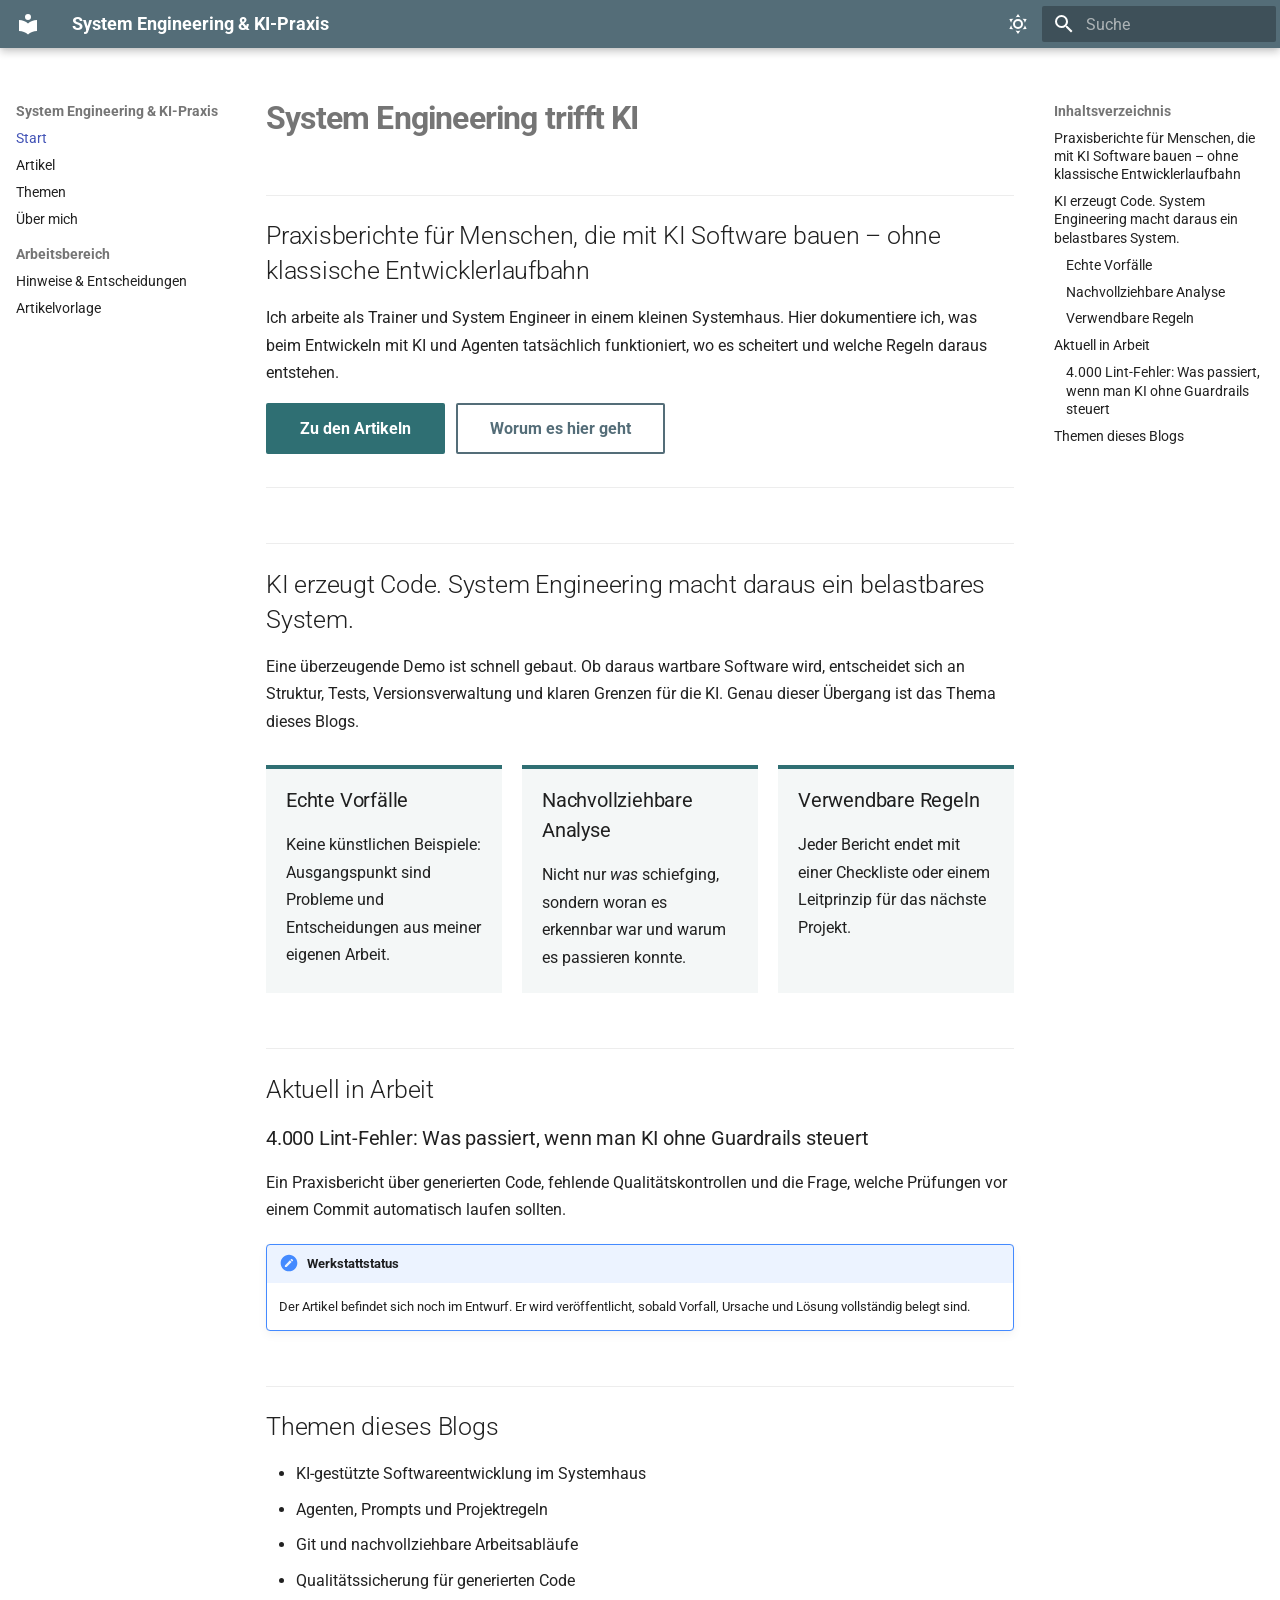
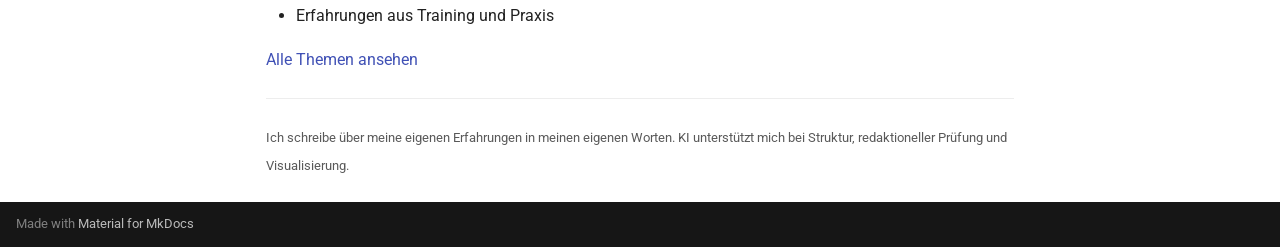
<file: index.html>
<!doctype html>
<html lang="de" class="no-js">
  <head>
    
      <meta charset="utf-8">
      <meta name="viewport" content="width=device-width,initial-scale=1">
      
        <meta name="description" content="Praxisberichte über KI-gestützte Softwareentwicklung aus dem Systemhaus-Alltag.">
      
      
        <meta name="author" content="Bernd Marnau">
      
      
        <link rel="canonical" href="https://bmarnau.github.io/blog-projekt/">
      
      
      
        <link rel="next" href="artikel/">
      
      
        
      
      
      <link rel="icon" href="assets/images/favicon.png">
      <meta name="generator" content="mkdocs-1.6.1, mkdocs-material-9.7.7">
    
    
      
        <title>System Engineering & KI-Praxis</title>
      
    
    
      <link rel="stylesheet" href="assets/stylesheets/main.ec1eaa64.min.css">
      
        
        <link rel="stylesheet" href="assets/stylesheets/palette.ab4e12ef.min.css">
      
      


    
    
      
    
    
      
        
        
        <link rel="preconnect" href="https://fonts.gstatic.com" crossorigin>
        <link rel="stylesheet" href="https://fonts.googleapis.com/css?family=Roboto:300,300i,400,400i,700,700i%7CRoboto+Mono:400,400i,700,700i&display=fallback">
        <style>:root{--md-text-font:"Roboto";--md-code-font:"Roboto Mono"}</style>
      
    
    
      <link rel="stylesheet" href="stylesheets/extra.css">
    
    <script>__md_scope=new URL(".",location),__md_hash=e=>[...e].reduce(((e,_)=>(e<<5)-e+_.charCodeAt(0)),0),__md_get=(e,_=localStorage,t=__md_scope)=>JSON.parse(_.getItem(t.pathname+"."+e)),__md_set=(e,_,t=localStorage,a=__md_scope)=>{try{t.setItem(a.pathname+"."+e,JSON.stringify(_))}catch(e){}}</script>
    
      

    
    
  </head>
  
  
    
    
      
    
    
    
    
    <body dir="ltr" data-md-color-scheme="default" data-md-color-primary="blue-grey" data-md-color-accent="teal">
  
    
    <input class="md-toggle" data-md-toggle="drawer" type="checkbox" id="__drawer" autocomplete="off">
    <input class="md-toggle" data-md-toggle="search" type="checkbox" id="__search" autocomplete="off">
    <label class="md-overlay" for="__drawer"></label>
    <div data-md-component="skip">
      
        
        <a href="#system-engineering-trifft-ki" class="md-skip">
          Zum Inhalt
        </a>
      
    </div>
    <div data-md-component="announce">
      
    </div>
    
    
      

  

<header class="md-header md-header--shadow" data-md-component="header">
  <nav class="md-header__inner md-grid" aria-label="Kopfzeile">
    <a href="." title="System Engineering &amp; KI-Praxis" class="md-header__button md-logo" aria-label="System Engineering & KI-Praxis" data-md-component="logo">
      
  
  <svg xmlns="http://www.w3.org/2000/svg" viewBox="0 0 24 24"><path d="M12 8a3 3 0 0 0 3-3 3 3 0 0 0-3-3 3 3 0 0 0-3 3 3 3 0 0 0 3 3m0 3.54C9.64 9.35 6.5 8 3 8v11c3.5 0 6.64 1.35 9 3.54 2.36-2.19 5.5-3.54 9-3.54V8c-3.5 0-6.64 1.35-9 3.54"/></svg>

    </a>
    <label class="md-header__button md-icon" for="__drawer">
      
      <svg xmlns="http://www.w3.org/2000/svg" viewBox="0 0 24 24"><path d="M3 6h18v2H3zm0 5h18v2H3zm0 5h18v2H3z"/></svg>
    </label>
    <div class="md-header__title" data-md-component="header-title">
      <div class="md-header__ellipsis">
        <div class="md-header__topic">
          <span class="md-ellipsis">
            System Engineering & KI-Praxis
          </span>
        </div>
        <div class="md-header__topic" data-md-component="header-topic">
          <span class="md-ellipsis">
            
              Start
            
          </span>
        </div>
      </div>
    </div>
    
      
        <form class="md-header__option" data-md-component="palette">
  
    
    
    
    <input class="md-option" data-md-color-media="(prefers-color-scheme: light)" data-md-color-scheme="default" data-md-color-primary="blue-grey" data-md-color-accent="teal"  aria-label="Zum Nacht-Design wechseln"  type="radio" name="__palette" id="__palette_0">
    
      <label class="md-header__button md-icon" title="Zum Nacht-Design wechseln" for="__palette_1" hidden>
        <svg xmlns="http://www.w3.org/2000/svg" viewBox="0 0 24 24"><path d="M12 7a5 5 0 0 1 5 5 5 5 0 0 1-5 5 5 5 0 0 1-5-5 5 5 0 0 1 5-5m0 2a3 3 0 0 0-3 3 3 3 0 0 0 3 3 3 3 0 0 0 3-3 3 3 0 0 0-3-3m0-7 2.39 3.42C13.65 5.15 12.84 5 12 5s-1.65.15-2.39.42zM3.34 7l4.16-.35A7.2 7.2 0 0 0 5.94 8.5c-.44.74-.69 1.5-.83 2.29zm.02 10 1.76-3.77a7.131 7.131 0 0 0 2.38 4.14zM20.65 7l-1.77 3.79a7.02 7.02 0 0 0-2.38-4.15zm-.01 10-4.14.36c.59-.51 1.12-1.14 1.54-1.86.42-.73.69-1.5.83-2.29zM12 22l-2.41-3.44c.74.27 1.55.44 2.41.44.82 0 1.63-.17 2.37-.44z"/></svg>
      </label>
    
  
    
    
    
    <input class="md-option" data-md-color-media="(prefers-color-scheme: dark)" data-md-color-scheme="slate" data-md-color-primary="blue-grey" data-md-color-accent="teal"  aria-label="Zum Tages-Design wechseln"  type="radio" name="__palette" id="__palette_1">
    
      <label class="md-header__button md-icon" title="Zum Tages-Design wechseln" for="__palette_0" hidden>
        <svg xmlns="http://www.w3.org/2000/svg" viewBox="0 0 24 24"><path d="m17.75 4.09-2.53 1.94.91 3.06-2.63-1.81-2.63 1.81.91-3.06-2.53-1.94L12.44 4l1.06-3 1.06 3zm3.5 6.91-1.64 1.25.59 1.98-1.7-1.17-1.7 1.17.59-1.98L15.75 11l2.06-.05L18.5 9l.69 1.95zm-2.28 4.95c.83-.08 1.72 1.1 1.19 1.85-.32.45-.66.87-1.08 1.27C15.17 23 8.84 23 4.94 19.07c-3.91-3.9-3.91-10.24 0-14.14.4-.4.82-.76 1.27-1.08.75-.53 1.93.36 1.85 1.19-.27 2.86.69 5.83 2.89 8.02a9.96 9.96 0 0 0 8.02 2.89m-1.64 2.02a12.08 12.08 0 0 1-7.8-3.47c-2.17-2.19-3.33-5-3.49-7.82-2.81 3.14-2.7 7.96.31 10.98 3.02 3.01 7.84 3.12 10.98.31"/></svg>
      </label>
    
  
</form>
      
    
    
      <script>var palette=__md_get("__palette");if(palette&&palette.color){if("(prefers-color-scheme)"===palette.color.media){var media=matchMedia("(prefers-color-scheme: light)"),input=document.querySelector(media.matches?"[data-md-color-media='(prefers-color-scheme: light)']":"[data-md-color-media='(prefers-color-scheme: dark)']");palette.color.media=input.getAttribute("data-md-color-media"),palette.color.scheme=input.getAttribute("data-md-color-scheme"),palette.color.primary=input.getAttribute("data-md-color-primary"),palette.color.accent=input.getAttribute("data-md-color-accent")}for(var[key,value]of Object.entries(palette.color))document.body.setAttribute("data-md-color-"+key,value)}</script>
    
    
    
      
      
        <label class="md-header__button md-icon" for="__search">
          
          <svg xmlns="http://www.w3.org/2000/svg" viewBox="0 0 24 24"><path d="M9.5 3A6.5 6.5 0 0 1 16 9.5c0 1.61-.59 3.09-1.56 4.23l.27.27h.79l5 5-1.5 1.5-5-5v-.79l-.27-.27A6.52 6.52 0 0 1 9.5 16 6.5 6.5 0 0 1 3 9.5 6.5 6.5 0 0 1 9.5 3m0 2C7 5 5 7 5 9.5S7 14 9.5 14 14 12 14 9.5 12 5 9.5 5"/></svg>
        </label>
        <div class="md-search" data-md-component="search" role="dialog">
  <label class="md-search__overlay" for="__search"></label>
  <div class="md-search__inner" role="search">
    <form class="md-search__form" name="search">
      <input type="text" class="md-search__input" name="query" aria-label="Suche" placeholder="Suche" autocapitalize="off" autocorrect="off" autocomplete="off" spellcheck="false" data-md-component="search-query" required>
      <label class="md-search__icon md-icon" for="__search">
        
        <svg xmlns="http://www.w3.org/2000/svg" viewBox="0 0 24 24"><path d="M9.5 3A6.5 6.5 0 0 1 16 9.5c0 1.61-.59 3.09-1.56 4.23l.27.27h.79l5 5-1.5 1.5-5-5v-.79l-.27-.27A6.52 6.52 0 0 1 9.5 16 6.5 6.5 0 0 1 3 9.5 6.5 6.5 0 0 1 9.5 3m0 2C7 5 5 7 5 9.5S7 14 9.5 14 14 12 14 9.5 12 5 9.5 5"/></svg>
        
        <svg xmlns="http://www.w3.org/2000/svg" viewBox="0 0 24 24"><path d="M20 11v2H8l5.5 5.5-1.42 1.42L4.16 12l7.92-7.92L13.5 5.5 8 11z"/></svg>
      </label>
      <nav class="md-search__options" aria-label="Suche">
        
        <button type="reset" class="md-search__icon md-icon" title="Zurücksetzen" aria-label="Zurücksetzen" tabindex="-1">
          
          <svg xmlns="http://www.w3.org/2000/svg" viewBox="0 0 24 24"><path d="M19 6.41 17.59 5 12 10.59 6.41 5 5 6.41 10.59 12 5 17.59 6.41 19 12 13.41 17.59 19 19 17.59 13.41 12z"/></svg>
        </button>
      </nav>
      
        <div class="md-search__suggest" data-md-component="search-suggest"></div>
      
    </form>
    <div class="md-search__output">
      <div class="md-search__scrollwrap" tabindex="0" data-md-scrollfix>
        <div class="md-search-result" data-md-component="search-result">
          <div class="md-search-result__meta">
            Suche wird initialisiert
          </div>
          <ol class="md-search-result__list" role="presentation"></ol>
        </div>
      </div>
    </div>
  </div>
</div>
      
    
    
  </nav>
  
</header>
    
    <div class="md-container" data-md-component="container">
      
      
        
          
        
      
      <main class="md-main" data-md-component="main">
        <div class="md-main__inner md-grid">
          
            
              
              <div class="md-sidebar md-sidebar--primary" data-md-component="sidebar" data-md-type="navigation" >
                <div class="md-sidebar__scrollwrap">
                  <div class="md-sidebar__inner">
                    



<nav class="md-nav md-nav--primary" aria-label="Navigation" data-md-level="0">
  <label class="md-nav__title" for="__drawer">
    <a href="." title="System Engineering &amp; KI-Praxis" class="md-nav__button md-logo" aria-label="System Engineering & KI-Praxis" data-md-component="logo">
      
  
  <svg xmlns="http://www.w3.org/2000/svg" viewBox="0 0 24 24"><path d="M12 8a3 3 0 0 0 3-3 3 3 0 0 0-3-3 3 3 0 0 0-3 3 3 3 0 0 0 3 3m0 3.54C9.64 9.35 6.5 8 3 8v11c3.5 0 6.64 1.35 9 3.54 2.36-2.19 5.5-3.54 9-3.54V8c-3.5 0-6.64 1.35-9 3.54"/></svg>

    </a>
    System Engineering & KI-Praxis
  </label>
  
  <ul class="md-nav__list" data-md-scrollfix>
    
      
      
  
  
    
  
  
  
    <li class="md-nav__item md-nav__item--active">
      
      <input class="md-nav__toggle md-toggle" type="checkbox" id="__toc">
      
      
        
      
      
        <label class="md-nav__link md-nav__link--active" for="__toc">
          
  
  
  <span class="md-ellipsis">
    
  
    Start
  

    
  </span>
  
  

          <span class="md-nav__icon md-icon"></span>
        </label>
      
      <a href="." class="md-nav__link md-nav__link--active">
        
  
  
  <span class="md-ellipsis">
    
  
    Start
  

    
  </span>
  
  

      </a>
      
        

<nav class="md-nav md-nav--secondary" aria-label="Inhaltsverzeichnis">
  
  
  
    
  
  
    <label class="md-nav__title" for="__toc">
      <span class="md-nav__icon md-icon"></span>
      Inhaltsverzeichnis
    </label>
    <ul class="md-nav__list" data-md-component="toc" data-md-scrollfix>
      
        <li class="md-nav__item">
  <a href="#praxisberichte-fur-menschen-die-mit-ki-software-bauen-ohne-klassische-entwicklerlaufbahn" class="md-nav__link">
    <span class="md-ellipsis">
      
        Praxisberichte für Menschen, die mit KI Software bauen – ohne klassische Entwicklerlaufbahn
      
    </span>
  </a>
  
</li>
      
        <li class="md-nav__item">
  <a href="#ki-erzeugt-code-system-engineering-macht-daraus-ein-belastbares-system" class="md-nav__link">
    <span class="md-ellipsis">
      
        KI erzeugt Code. System Engineering macht daraus ein belastbares System.
      
    </span>
  </a>
  
    <nav class="md-nav" aria-label="KI erzeugt Code. System Engineering macht daraus ein belastbares System.">
      <ul class="md-nav__list">
        
          <li class="md-nav__item">
  <a href="#echte-vorfalle" class="md-nav__link">
    <span class="md-ellipsis">
      
        Echte Vorfälle
      
    </span>
  </a>
  
</li>
        
          <li class="md-nav__item">
  <a href="#nachvollziehbare-analyse" class="md-nav__link">
    <span class="md-ellipsis">
      
        Nachvollziehbare Analyse
      
    </span>
  </a>
  
</li>
        
          <li class="md-nav__item">
  <a href="#verwendbare-regeln" class="md-nav__link">
    <span class="md-ellipsis">
      
        Verwendbare Regeln
      
    </span>
  </a>
  
</li>
        
      </ul>
    </nav>
  
</li>
      
        <li class="md-nav__item">
  <a href="#aktuell-in-arbeit" class="md-nav__link">
    <span class="md-ellipsis">
      
        Aktuell in Arbeit
      
    </span>
  </a>
  
    <nav class="md-nav" aria-label="Aktuell in Arbeit">
      <ul class="md-nav__list">
        
          <li class="md-nav__item">
  <a href="#4000-lint-fehler-was-passiert-wenn-man-ki-ohne-guardrails-steuert" class="md-nav__link">
    <span class="md-ellipsis">
      
        4.000 Lint-Fehler: Was passiert, wenn man KI ohne Guardrails steuert
      
    </span>
  </a>
  
</li>
        
      </ul>
    </nav>
  
</li>
      
        <li class="md-nav__item">
  <a href="#themen-dieses-blogs" class="md-nav__link">
    <span class="md-ellipsis">
      
        Themen dieses Blogs
      
    </span>
  </a>
  
</li>
      
    </ul>
  
</nav>
      
    </li>
  

    
      
      
  
  
  
  
    <li class="md-nav__item">
      <a href="artikel/" class="md-nav__link">
        
  
  
  <span class="md-ellipsis">
    
  
    Artikel
  

    
  </span>
  
  

      </a>
    </li>
  

    
      
      
  
  
  
  
    <li class="md-nav__item">
      <a href="themen/" class="md-nav__link">
        
  
  
  <span class="md-ellipsis">
    
  
    Themen
  

    
  </span>
  
  

      </a>
    </li>
  

    
      
      
  
  
  
  
    <li class="md-nav__item">
      <a href="ueber-mich/" class="md-nav__link">
        
  
  
  <span class="md-ellipsis">
    
  
    Über mich
  

    
  </span>
  
  

      </a>
    </li>
  

    
      
      
  
  
  
  
    
    
      
        
      
        
      
    
    
    
      
        
        
      
    
    
    <li class="md-nav__item md-nav__item--section md-nav__item--nested">
      
        
        
        <input class="md-nav__toggle md-toggle " type="checkbox" id="__nav_5" >
        
          
          <label class="md-nav__link" for="__nav_5" id="__nav_5_label" tabindex="">
            
  
  
  <span class="md-ellipsis">
    
  
    Arbeitsbereich
  

    
  </span>
  
  

            <span class="md-nav__icon md-icon"></span>
          </label>
        
        <nav class="md-nav" data-md-level="1" aria-labelledby="__nav_5_label" aria-expanded="false">
          <label class="md-nav__title" for="__nav_5">
            <span class="md-nav__icon md-icon"></span>
            
  
    Arbeitsbereich
  

          </label>
          <ul class="md-nav__list" data-md-scrollfix>
            
              
                
  
  
  
  
    <li class="md-nav__item">
      <a href="intern/hinweise/" class="md-nav__link">
        
  
  
  <span class="md-ellipsis">
    
  
    Hinweise & Entscheidungen
  

    
  </span>
  
  

      </a>
    </li>
  

              
            
              
                
  
  
  
  
    <li class="md-nav__item">
      <a href="intern/artikelvorlage/" class="md-nav__link">
        
  
  
  <span class="md-ellipsis">
    
  
    Artikelvorlage
  

    
  </span>
  
  

      </a>
    </li>
  

              
            
          </ul>
        </nav>
      
    </li>
  

    
  </ul>
</nav>
                  </div>
                </div>
              </div>
            
            
              
              <div class="md-sidebar md-sidebar--secondary" data-md-component="sidebar" data-md-type="toc" >
                <div class="md-sidebar__scrollwrap">
                  <div class="md-sidebar__inner">
                    

<nav class="md-nav md-nav--secondary" aria-label="Inhaltsverzeichnis">
  
  
  
    
  
  
    <label class="md-nav__title" for="__toc">
      <span class="md-nav__icon md-icon"></span>
      Inhaltsverzeichnis
    </label>
    <ul class="md-nav__list" data-md-component="toc" data-md-scrollfix>
      
        <li class="md-nav__item">
  <a href="#praxisberichte-fur-menschen-die-mit-ki-software-bauen-ohne-klassische-entwicklerlaufbahn" class="md-nav__link">
    <span class="md-ellipsis">
      
        Praxisberichte für Menschen, die mit KI Software bauen – ohne klassische Entwicklerlaufbahn
      
    </span>
  </a>
  
</li>
      
        <li class="md-nav__item">
  <a href="#ki-erzeugt-code-system-engineering-macht-daraus-ein-belastbares-system" class="md-nav__link">
    <span class="md-ellipsis">
      
        KI erzeugt Code. System Engineering macht daraus ein belastbares System.
      
    </span>
  </a>
  
    <nav class="md-nav" aria-label="KI erzeugt Code. System Engineering macht daraus ein belastbares System.">
      <ul class="md-nav__list">
        
          <li class="md-nav__item">
  <a href="#echte-vorfalle" class="md-nav__link">
    <span class="md-ellipsis">
      
        Echte Vorfälle
      
    </span>
  </a>
  
</li>
        
          <li class="md-nav__item">
  <a href="#nachvollziehbare-analyse" class="md-nav__link">
    <span class="md-ellipsis">
      
        Nachvollziehbare Analyse
      
    </span>
  </a>
  
</li>
        
          <li class="md-nav__item">
  <a href="#verwendbare-regeln" class="md-nav__link">
    <span class="md-ellipsis">
      
        Verwendbare Regeln
      
    </span>
  </a>
  
</li>
        
      </ul>
    </nav>
  
</li>
      
        <li class="md-nav__item">
  <a href="#aktuell-in-arbeit" class="md-nav__link">
    <span class="md-ellipsis">
      
        Aktuell in Arbeit
      
    </span>
  </a>
  
    <nav class="md-nav" aria-label="Aktuell in Arbeit">
      <ul class="md-nav__list">
        
          <li class="md-nav__item">
  <a href="#4000-lint-fehler-was-passiert-wenn-man-ki-ohne-guardrails-steuert" class="md-nav__link">
    <span class="md-ellipsis">
      
        4.000 Lint-Fehler: Was passiert, wenn man KI ohne Guardrails steuert
      
    </span>
  </a>
  
</li>
        
      </ul>
    </nav>
  
</li>
      
        <li class="md-nav__item">
  <a href="#themen-dieses-blogs" class="md-nav__link">
    <span class="md-ellipsis">
      
        Themen dieses Blogs
      
    </span>
  </a>
  
</li>
      
    </ul>
  
</nav>
                  </div>
                </div>
              </div>
            
          
          
            <div class="md-content" data-md-component="content">
              
              <article class="md-content__inner md-typeset">
                
                  



<h1 id="system-engineering-trifft-ki">System Engineering trifft KI</h1>
<h2 id="praxisberichte-fur-menschen-die-mit-ki-software-bauen-ohne-klassische-entwicklerlaufbahn">Praxisberichte für Menschen, die mit KI Software bauen – ohne klassische Entwicklerlaufbahn</h2>
<p>Ich arbeite als Trainer und System Engineer in einem kleinen Systemhaus. Hier dokumentiere ich, was beim Entwickeln mit KI und Agenten tatsächlich funktioniert, wo es scheitert und welche Regeln daraus entstehen.</p>
<p><a class="md-button md-button--primary" href="artikel/">Zu den Artikeln</a>
<a class="md-button" href="ueber-mich/">Worum es hier geht</a></p>
<hr />
<h2 id="ki-erzeugt-code-system-engineering-macht-daraus-ein-belastbares-system">KI erzeugt Code. System Engineering macht daraus ein belastbares System.</h2>
<p>Eine überzeugende Demo ist schnell gebaut. Ob daraus wartbare Software wird, entscheidet sich an Struktur, Tests, Versionsverwaltung und klaren Grenzen für die KI. Genau dieser Übergang ist das Thema dieses Blogs.</p>
<div class="value-grid">
<div class="value-card">
<h3 id="echte-vorfalle">Echte Vorfälle</h3>
<p>Keine künstlichen Beispiele: Ausgangspunkt sind Probleme und Entscheidungen aus meiner eigenen Arbeit.</p>
</div>
<div class="value-card">
<h3 id="nachvollziehbare-analyse">Nachvollziehbare Analyse</h3>
<p>Nicht nur <em>was</em> schiefging, sondern woran es erkennbar war und warum es passieren konnte.</p>
</div>
<div class="value-card">
<h3 id="verwendbare-regeln">Verwendbare Regeln</h3>
<p>Jeder Bericht endet mit einer Checkliste oder einem Leitprinzip für das nächste Projekt.</p>
</div>
</div>
<h2 id="aktuell-in-arbeit">Aktuell in Arbeit</h2>
<h3 id="4000-lint-fehler-was-passiert-wenn-man-ki-ohne-guardrails-steuert">4.000 Lint-Fehler: Was passiert, wenn man KI ohne Guardrails steuert</h3>
<p>Ein Praxisbericht über generierten Code, fehlende Qualitätskontrollen und die Frage, welche Prüfungen vor einem Commit automatisch laufen sollten.</p>
<div class="admonition note">
<p class="admonition-title">Werkstattstatus</p>
<p>Der Artikel befindet sich noch im Entwurf. Er wird veröffentlicht, sobald Vorfall, Ursache und Lösung vollständig belegt sind.</p>
</div>
<h2 id="themen-dieses-blogs">Themen dieses Blogs</h2>
<ul>
<li>KI-gestützte Softwareentwicklung im Systemhaus</li>
<li>Agenten, Prompts und Projektregeln</li>
<li>Git und nachvollziehbare Arbeitsabläufe</li>
<li>Qualitätssicherung für generierten Code</li>
<li>Erfahrungen aus Training und Praxis</li>
</ul>
<p><a href="themen/">Alle Themen ansehen</a></p>
<hr />
<p><small>Ich schreibe über meine eigenen Erfahrungen in meinen eigenen Worten. KI unterstützt mich bei Struktur, redaktioneller Prüfung und Visualisierung.</small></p>












                
              </article>
            </div>
          
          
<script>var target=document.getElementById(location.hash.slice(1));target&&target.name&&(target.checked=target.name.startsWith("__tabbed_"))</script>
        </div>
        
          <button type="button" class="md-top md-icon" data-md-component="top" hidden>
  
  <svg xmlns="http://www.w3.org/2000/svg" viewBox="0 0 24 24"><path d="M13 20h-2V8l-5.5 5.5-1.42-1.42L12 4.16l7.92 7.92-1.42 1.42L13 8z"/></svg>
  Zurück zum Seitenanfang
</button>
        
      </main>
      
        <footer class="md-footer">
  
  <div class="md-footer-meta md-typeset">
    <div class="md-footer-meta__inner md-grid">
      <div class="md-copyright">
  
  
    Made with
    <a href="https://squidfunk.github.io/mkdocs-material/" target="_blank" rel="noopener">
      Material for MkDocs
    </a>
  
</div>
      
    </div>
  </div>
</footer>
      
    </div>
    <div class="md-dialog" data-md-component="dialog">
      <div class="md-dialog__inner md-typeset"></div>
    </div>
    
    
    
      
      
      <script id="__config" type="application/json">{"annotate": null, "base": ".", "features": ["navigation.indexes", "navigation.top", "navigation.instant", "navigation.sections", "search.suggest", "search.highlight"], "search": "assets/javascripts/workers/search.2c215733.min.js", "tags": null, "translations": {"clipboard.copied": "In Zwischenablage kopiert", "clipboard.copy": "In Zwischenablage kopieren", "search.result.more.one": "1 weiteres Suchergebnis auf dieser Seite", "search.result.more.other": "# weitere Suchergebnisse auf dieser Seite", "search.result.none": "Keine Suchergebnisse", "search.result.one": "1 Suchergebnis", "search.result.other": "# Suchergebnisse", "search.result.placeholder": "Suchbegriff eingeben", "search.result.term.missing": "Es fehlt", "select.version": "Version ausw\u00e4hlen"}, "version": null}</script>
    
    
      <script src="assets/javascripts/bundle.d7400e89.min.js"></script>
      
    
  </body>
</html>
</file>
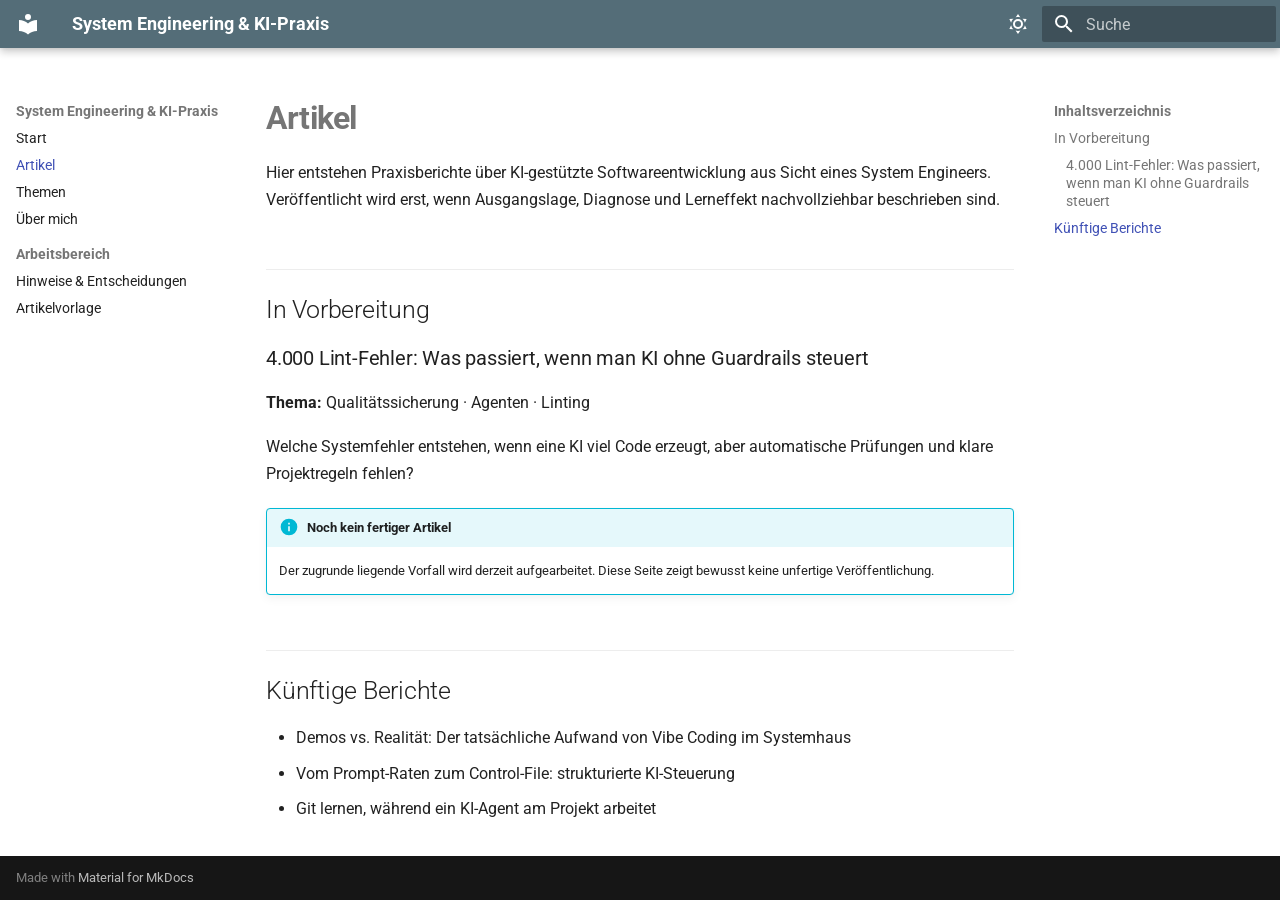
<file: artikel/index.html>
<!doctype html>
<html lang="de" class="no-js">
  <head>
    
      <meta charset="utf-8">
      <meta name="viewport" content="width=device-width,initial-scale=1">
      
        <meta name="description" content="Praxisberichte über KI-gestützte Softwareentwicklung aus dem Systemhaus-Alltag.">
      
      
        <meta name="author" content="Bernd Marnau">
      
      
        <link rel="canonical" href="https://bmarnau.github.io/blog-projekt/artikel/">
      
      
        <link rel="prev" href="..">
      
      
        <link rel="next" href="../themen/">
      
      
        
      
      
      <link rel="icon" href="../assets/images/favicon.png">
      <meta name="generator" content="mkdocs-1.6.1, mkdocs-material-9.7.7">
    
    
      
        <title>Artikel - System Engineering & KI-Praxis</title>
      
    
    
      <link rel="stylesheet" href="../assets/stylesheets/main.ec1eaa64.min.css">
      
        
        <link rel="stylesheet" href="../assets/stylesheets/palette.ab4e12ef.min.css">
      
      


    
    
      
    
    
      
        
        
        <link rel="preconnect" href="https://fonts.gstatic.com" crossorigin>
        <link rel="stylesheet" href="https://fonts.googleapis.com/css?family=Roboto:300,300i,400,400i,700,700i%7CRoboto+Mono:400,400i,700,700i&display=fallback">
        <style>:root{--md-text-font:"Roboto";--md-code-font:"Roboto Mono"}</style>
      
    
    
      <link rel="stylesheet" href="../stylesheets/extra.css">
    
    <script>__md_scope=new URL("..",location),__md_hash=e=>[...e].reduce(((e,_)=>(e<<5)-e+_.charCodeAt(0)),0),__md_get=(e,_=localStorage,t=__md_scope)=>JSON.parse(_.getItem(t.pathname+"."+e)),__md_set=(e,_,t=localStorage,a=__md_scope)=>{try{t.setItem(a.pathname+"."+e,JSON.stringify(_))}catch(e){}}</script>
    
      

    
    
  </head>
  
  
    
    
      
    
    
    
    
    <body dir="ltr" data-md-color-scheme="default" data-md-color-primary="blue-grey" data-md-color-accent="teal">
  
    
    <input class="md-toggle" data-md-toggle="drawer" type="checkbox" id="__drawer" autocomplete="off">
    <input class="md-toggle" data-md-toggle="search" type="checkbox" id="__search" autocomplete="off">
    <label class="md-overlay" for="__drawer"></label>
    <div data-md-component="skip">
      
        
        <a href="#artikel" class="md-skip">
          Zum Inhalt
        </a>
      
    </div>
    <div data-md-component="announce">
      
    </div>
    
    
      

  

<header class="md-header md-header--shadow" data-md-component="header">
  <nav class="md-header__inner md-grid" aria-label="Kopfzeile">
    <a href=".." title="System Engineering &amp; KI-Praxis" class="md-header__button md-logo" aria-label="System Engineering & KI-Praxis" data-md-component="logo">
      
  
  <svg xmlns="http://www.w3.org/2000/svg" viewBox="0 0 24 24"><path d="M12 8a3 3 0 0 0 3-3 3 3 0 0 0-3-3 3 3 0 0 0-3 3 3 3 0 0 0 3 3m0 3.54C9.64 9.35 6.5 8 3 8v11c3.5 0 6.64 1.35 9 3.54 2.36-2.19 5.5-3.54 9-3.54V8c-3.5 0-6.64 1.35-9 3.54"/></svg>

    </a>
    <label class="md-header__button md-icon" for="__drawer">
      
      <svg xmlns="http://www.w3.org/2000/svg" viewBox="0 0 24 24"><path d="M3 6h18v2H3zm0 5h18v2H3zm0 5h18v2H3z"/></svg>
    </label>
    <div class="md-header__title" data-md-component="header-title">
      <div class="md-header__ellipsis">
        <div class="md-header__topic">
          <span class="md-ellipsis">
            System Engineering & KI-Praxis
          </span>
        </div>
        <div class="md-header__topic" data-md-component="header-topic">
          <span class="md-ellipsis">
            
              Artikel
            
          </span>
        </div>
      </div>
    </div>
    
      
        <form class="md-header__option" data-md-component="palette">
  
    
    
    
    <input class="md-option" data-md-color-media="(prefers-color-scheme: light)" data-md-color-scheme="default" data-md-color-primary="blue-grey" data-md-color-accent="teal"  aria-label="Zum Nacht-Design wechseln"  type="radio" name="__palette" id="__palette_0">
    
      <label class="md-header__button md-icon" title="Zum Nacht-Design wechseln" for="__palette_1" hidden>
        <svg xmlns="http://www.w3.org/2000/svg" viewBox="0 0 24 24"><path d="M12 7a5 5 0 0 1 5 5 5 5 0 0 1-5 5 5 5 0 0 1-5-5 5 5 0 0 1 5-5m0 2a3 3 0 0 0-3 3 3 3 0 0 0 3 3 3 3 0 0 0 3-3 3 3 0 0 0-3-3m0-7 2.39 3.42C13.65 5.15 12.84 5 12 5s-1.65.15-2.39.42zM3.34 7l4.16-.35A7.2 7.2 0 0 0 5.94 8.5c-.44.74-.69 1.5-.83 2.29zm.02 10 1.76-3.77a7.131 7.131 0 0 0 2.38 4.14zM20.65 7l-1.77 3.79a7.02 7.02 0 0 0-2.38-4.15zm-.01 10-4.14.36c.59-.51 1.12-1.14 1.54-1.86.42-.73.69-1.5.83-2.29zM12 22l-2.41-3.44c.74.27 1.55.44 2.41.44.82 0 1.63-.17 2.37-.44z"/></svg>
      </label>
    
  
    
    
    
    <input class="md-option" data-md-color-media="(prefers-color-scheme: dark)" data-md-color-scheme="slate" data-md-color-primary="blue-grey" data-md-color-accent="teal"  aria-label="Zum Tages-Design wechseln"  type="radio" name="__palette" id="__palette_1">
    
      <label class="md-header__button md-icon" title="Zum Tages-Design wechseln" for="__palette_0" hidden>
        <svg xmlns="http://www.w3.org/2000/svg" viewBox="0 0 24 24"><path d="m17.75 4.09-2.53 1.94.91 3.06-2.63-1.81-2.63 1.81.91-3.06-2.53-1.94L12.44 4l1.06-3 1.06 3zm3.5 6.91-1.64 1.25.59 1.98-1.7-1.17-1.7 1.17.59-1.98L15.75 11l2.06-.05L18.5 9l.69 1.95zm-2.28 4.95c.83-.08 1.72 1.1 1.19 1.85-.32.45-.66.87-1.08 1.27C15.17 23 8.84 23 4.94 19.07c-3.91-3.9-3.91-10.24 0-14.14.4-.4.82-.76 1.27-1.08.75-.53 1.93.36 1.85 1.19-.27 2.86.69 5.83 2.89 8.02a9.96 9.96 0 0 0 8.02 2.89m-1.64 2.02a12.08 12.08 0 0 1-7.8-3.47c-2.17-2.19-3.33-5-3.49-7.82-2.81 3.14-2.7 7.96.31 10.98 3.02 3.01 7.84 3.12 10.98.31"/></svg>
      </label>
    
  
</form>
      
    
    
      <script>var palette=__md_get("__palette");if(palette&&palette.color){if("(prefers-color-scheme)"===palette.color.media){var media=matchMedia("(prefers-color-scheme: light)"),input=document.querySelector(media.matches?"[data-md-color-media='(prefers-color-scheme: light)']":"[data-md-color-media='(prefers-color-scheme: dark)']");palette.color.media=input.getAttribute("data-md-color-media"),palette.color.scheme=input.getAttribute("data-md-color-scheme"),palette.color.primary=input.getAttribute("data-md-color-primary"),palette.color.accent=input.getAttribute("data-md-color-accent")}for(var[key,value]of Object.entries(palette.color))document.body.setAttribute("data-md-color-"+key,value)}</script>
    
    
    
      
      
        <label class="md-header__button md-icon" for="__search">
          
          <svg xmlns="http://www.w3.org/2000/svg" viewBox="0 0 24 24"><path d="M9.5 3A6.5 6.5 0 0 1 16 9.5c0 1.61-.59 3.09-1.56 4.23l.27.27h.79l5 5-1.5 1.5-5-5v-.79l-.27-.27A6.52 6.52 0 0 1 9.5 16 6.5 6.5 0 0 1 3 9.5 6.5 6.5 0 0 1 9.5 3m0 2C7 5 5 7 5 9.5S7 14 9.5 14 14 12 14 9.5 12 5 9.5 5"/></svg>
        </label>
        <div class="md-search" data-md-component="search" role="dialog">
  <label class="md-search__overlay" for="__search"></label>
  <div class="md-search__inner" role="search">
    <form class="md-search__form" name="search">
      <input type="text" class="md-search__input" name="query" aria-label="Suche" placeholder="Suche" autocapitalize="off" autocorrect="off" autocomplete="off" spellcheck="false" data-md-component="search-query" required>
      <label class="md-search__icon md-icon" for="__search">
        
        <svg xmlns="http://www.w3.org/2000/svg" viewBox="0 0 24 24"><path d="M9.5 3A6.5 6.5 0 0 1 16 9.5c0 1.61-.59 3.09-1.56 4.23l.27.27h.79l5 5-1.5 1.5-5-5v-.79l-.27-.27A6.52 6.52 0 0 1 9.5 16 6.5 6.5 0 0 1 3 9.5 6.5 6.5 0 0 1 9.5 3m0 2C7 5 5 7 5 9.5S7 14 9.5 14 14 12 14 9.5 12 5 9.5 5"/></svg>
        
        <svg xmlns="http://www.w3.org/2000/svg" viewBox="0 0 24 24"><path d="M20 11v2H8l5.5 5.5-1.42 1.42L4.16 12l7.92-7.92L13.5 5.5 8 11z"/></svg>
      </label>
      <nav class="md-search__options" aria-label="Suche">
        
        <button type="reset" class="md-search__icon md-icon" title="Zurücksetzen" aria-label="Zurücksetzen" tabindex="-1">
          
          <svg xmlns="http://www.w3.org/2000/svg" viewBox="0 0 24 24"><path d="M19 6.41 17.59 5 12 10.59 6.41 5 5 6.41 10.59 12 5 17.59 6.41 19 12 13.41 17.59 19 19 17.59 13.41 12z"/></svg>
        </button>
      </nav>
      
        <div class="md-search__suggest" data-md-component="search-suggest"></div>
      
    </form>
    <div class="md-search__output">
      <div class="md-search__scrollwrap" tabindex="0" data-md-scrollfix>
        <div class="md-search-result" data-md-component="search-result">
          <div class="md-search-result__meta">
            Suche wird initialisiert
          </div>
          <ol class="md-search-result__list" role="presentation"></ol>
        </div>
      </div>
    </div>
  </div>
</div>
      
    
    
  </nav>
  
</header>
    
    <div class="md-container" data-md-component="container">
      
      
        
          
        
      
      <main class="md-main" data-md-component="main">
        <div class="md-main__inner md-grid">
          
            
              
              <div class="md-sidebar md-sidebar--primary" data-md-component="sidebar" data-md-type="navigation" >
                <div class="md-sidebar__scrollwrap">
                  <div class="md-sidebar__inner">
                    



<nav class="md-nav md-nav--primary" aria-label="Navigation" data-md-level="0">
  <label class="md-nav__title" for="__drawer">
    <a href=".." title="System Engineering &amp; KI-Praxis" class="md-nav__button md-logo" aria-label="System Engineering & KI-Praxis" data-md-component="logo">
      
  
  <svg xmlns="http://www.w3.org/2000/svg" viewBox="0 0 24 24"><path d="M12 8a3 3 0 0 0 3-3 3 3 0 0 0-3-3 3 3 0 0 0-3 3 3 3 0 0 0 3 3m0 3.54C9.64 9.35 6.5 8 3 8v11c3.5 0 6.64 1.35 9 3.54 2.36-2.19 5.5-3.54 9-3.54V8c-3.5 0-6.64 1.35-9 3.54"/></svg>

    </a>
    System Engineering & KI-Praxis
  </label>
  
  <ul class="md-nav__list" data-md-scrollfix>
    
      
      
  
  
  
  
    <li class="md-nav__item">
      <a href=".." class="md-nav__link">
        
  
  
  <span class="md-ellipsis">
    
  
    Start
  

    
  </span>
  
  

      </a>
    </li>
  

    
      
      
  
  
    
  
  
  
    <li class="md-nav__item md-nav__item--active">
      
      <input class="md-nav__toggle md-toggle" type="checkbox" id="__toc">
      
      
        
      
      
        <label class="md-nav__link md-nav__link--active" for="__toc">
          
  
  
  <span class="md-ellipsis">
    
  
    Artikel
  

    
  </span>
  
  

          <span class="md-nav__icon md-icon"></span>
        </label>
      
      <a href="./" class="md-nav__link md-nav__link--active">
        
  
  
  <span class="md-ellipsis">
    
  
    Artikel
  

    
  </span>
  
  

      </a>
      
        

<nav class="md-nav md-nav--secondary" aria-label="Inhaltsverzeichnis">
  
  
  
    
  
  
    <label class="md-nav__title" for="__toc">
      <span class="md-nav__icon md-icon"></span>
      Inhaltsverzeichnis
    </label>
    <ul class="md-nav__list" data-md-component="toc" data-md-scrollfix>
      
        <li class="md-nav__item">
  <a href="#in-vorbereitung" class="md-nav__link">
    <span class="md-ellipsis">
      
        In Vorbereitung
      
    </span>
  </a>
  
    <nav class="md-nav" aria-label="In Vorbereitung">
      <ul class="md-nav__list">
        
          <li class="md-nav__item">
  <a href="#4000-lint-fehler-was-passiert-wenn-man-ki-ohne-guardrails-steuert" class="md-nav__link">
    <span class="md-ellipsis">
      
        4.000 Lint-Fehler: Was passiert, wenn man KI ohne Guardrails steuert
      
    </span>
  </a>
  
</li>
        
      </ul>
    </nav>
  
</li>
      
        <li class="md-nav__item">
  <a href="#kunftige-berichte" class="md-nav__link">
    <span class="md-ellipsis">
      
        Künftige Berichte
      
    </span>
  </a>
  
</li>
      
    </ul>
  
</nav>
      
    </li>
  

    
      
      
  
  
  
  
    <li class="md-nav__item">
      <a href="../themen/" class="md-nav__link">
        
  
  
  <span class="md-ellipsis">
    
  
    Themen
  

    
  </span>
  
  

      </a>
    </li>
  

    
      
      
  
  
  
  
    <li class="md-nav__item">
      <a href="../ueber-mich/" class="md-nav__link">
        
  
  
  <span class="md-ellipsis">
    
  
    Über mich
  

    
  </span>
  
  

      </a>
    </li>
  

    
      
      
  
  
  
  
    
    
      
        
      
        
      
    
    
    
      
        
        
      
    
    
    <li class="md-nav__item md-nav__item--section md-nav__item--nested">
      
        
        
        <input class="md-nav__toggle md-toggle " type="checkbox" id="__nav_5" >
        
          
          <label class="md-nav__link" for="__nav_5" id="__nav_5_label" tabindex="">
            
  
  
  <span class="md-ellipsis">
    
  
    Arbeitsbereich
  

    
  </span>
  
  

            <span class="md-nav__icon md-icon"></span>
          </label>
        
        <nav class="md-nav" data-md-level="1" aria-labelledby="__nav_5_label" aria-expanded="false">
          <label class="md-nav__title" for="__nav_5">
            <span class="md-nav__icon md-icon"></span>
            
  
    Arbeitsbereich
  

          </label>
          <ul class="md-nav__list" data-md-scrollfix>
            
              
                
  
  
  
  
    <li class="md-nav__item">
      <a href="../intern/hinweise/" class="md-nav__link">
        
  
  
  <span class="md-ellipsis">
    
  
    Hinweise & Entscheidungen
  

    
  </span>
  
  

      </a>
    </li>
  

              
            
              
                
  
  
  
  
    <li class="md-nav__item">
      <a href="../intern/artikelvorlage/" class="md-nav__link">
        
  
  
  <span class="md-ellipsis">
    
  
    Artikelvorlage
  

    
  </span>
  
  

      </a>
    </li>
  

              
            
          </ul>
        </nav>
      
    </li>
  

    
  </ul>
</nav>
                  </div>
                </div>
              </div>
            
            
              
              <div class="md-sidebar md-sidebar--secondary" data-md-component="sidebar" data-md-type="toc" >
                <div class="md-sidebar__scrollwrap">
                  <div class="md-sidebar__inner">
                    

<nav class="md-nav md-nav--secondary" aria-label="Inhaltsverzeichnis">
  
  
  
    
  
  
    <label class="md-nav__title" for="__toc">
      <span class="md-nav__icon md-icon"></span>
      Inhaltsverzeichnis
    </label>
    <ul class="md-nav__list" data-md-component="toc" data-md-scrollfix>
      
        <li class="md-nav__item">
  <a href="#in-vorbereitung" class="md-nav__link">
    <span class="md-ellipsis">
      
        In Vorbereitung
      
    </span>
  </a>
  
    <nav class="md-nav" aria-label="In Vorbereitung">
      <ul class="md-nav__list">
        
          <li class="md-nav__item">
  <a href="#4000-lint-fehler-was-passiert-wenn-man-ki-ohne-guardrails-steuert" class="md-nav__link">
    <span class="md-ellipsis">
      
        4.000 Lint-Fehler: Was passiert, wenn man KI ohne Guardrails steuert
      
    </span>
  </a>
  
</li>
        
      </ul>
    </nav>
  
</li>
      
        <li class="md-nav__item">
  <a href="#kunftige-berichte" class="md-nav__link">
    <span class="md-ellipsis">
      
        Künftige Berichte
      
    </span>
  </a>
  
</li>
      
    </ul>
  
</nav>
                  </div>
                </div>
              </div>
            
          
          
            <div class="md-content" data-md-component="content">
              
              <article class="md-content__inner md-typeset">
                
                  



<h1 id="artikel">Artikel</h1>
<p>Hier entstehen Praxisberichte über KI-gestützte Softwareentwicklung aus Sicht eines System Engineers. Veröffentlicht wird erst, wenn Ausgangslage, Diagnose und Lerneffekt nachvollziehbar beschrieben sind.</p>
<h2 id="in-vorbereitung">In Vorbereitung</h2>
<h3 id="4000-lint-fehler-was-passiert-wenn-man-ki-ohne-guardrails-steuert">4.000 Lint-Fehler: Was passiert, wenn man KI ohne Guardrails steuert</h3>
<p><strong>Thema:</strong> Qualitätssicherung · Agenten · Linting</p>
<p>Welche Systemfehler entstehen, wenn eine KI viel Code erzeugt, aber automatische Prüfungen und klare Projektregeln fehlen?</p>
<div class="admonition info">
<p class="admonition-title">Noch kein fertiger Artikel</p>
<p>Der zugrunde liegende Vorfall wird derzeit aufgearbeitet. Diese Seite zeigt bewusst keine unfertige Veröffentlichung.</p>
</div>
<h2 id="kunftige-berichte">Künftige Berichte</h2>
<ul>
<li>Demos vs. Realität: Der tatsächliche Aufwand von Vibe Coding im Systemhaus</li>
<li>Vom Prompt-Raten zum Control-File: strukturierte KI-Steuerung</li>
<li>Git lernen, während ein KI-Agent am Projekt arbeitet</li>
</ul>












                
              </article>
            </div>
          
          
<script>var target=document.getElementById(location.hash.slice(1));target&&target.name&&(target.checked=target.name.startsWith("__tabbed_"))</script>
        </div>
        
          <button type="button" class="md-top md-icon" data-md-component="top" hidden>
  
  <svg xmlns="http://www.w3.org/2000/svg" viewBox="0 0 24 24"><path d="M13 20h-2V8l-5.5 5.5-1.42-1.42L12 4.16l7.92 7.92-1.42 1.42L13 8z"/></svg>
  Zurück zum Seitenanfang
</button>
        
      </main>
      
        <footer class="md-footer">
  
  <div class="md-footer-meta md-typeset">
    <div class="md-footer-meta__inner md-grid">
      <div class="md-copyright">
  
  
    Made with
    <a href="https://squidfunk.github.io/mkdocs-material/" target="_blank" rel="noopener">
      Material for MkDocs
    </a>
  
</div>
      
    </div>
  </div>
</footer>
      
    </div>
    <div class="md-dialog" data-md-component="dialog">
      <div class="md-dialog__inner md-typeset"></div>
    </div>
    
    
    
      
      
      <script id="__config" type="application/json">{"annotate": null, "base": "..", "features": ["navigation.indexes", "navigation.top", "navigation.instant", "navigation.sections", "search.suggest", "search.highlight"], "search": "../assets/javascripts/workers/search.2c215733.min.js", "tags": null, "translations": {"clipboard.copied": "In Zwischenablage kopiert", "clipboard.copy": "In Zwischenablage kopieren", "search.result.more.one": "1 weiteres Suchergebnis auf dieser Seite", "search.result.more.other": "# weitere Suchergebnisse auf dieser Seite", "search.result.none": "Keine Suchergebnisse", "search.result.one": "1 Suchergebnis", "search.result.other": "# Suchergebnisse", "search.result.placeholder": "Suchbegriff eingeben", "search.result.term.missing": "Es fehlt", "select.version": "Version ausw\u00e4hlen"}, "version": null}</script>
    
    
      <script src="../assets/javascripts/bundle.d7400e89.min.js"></script>
      
    
  </body>
</html>
</file>
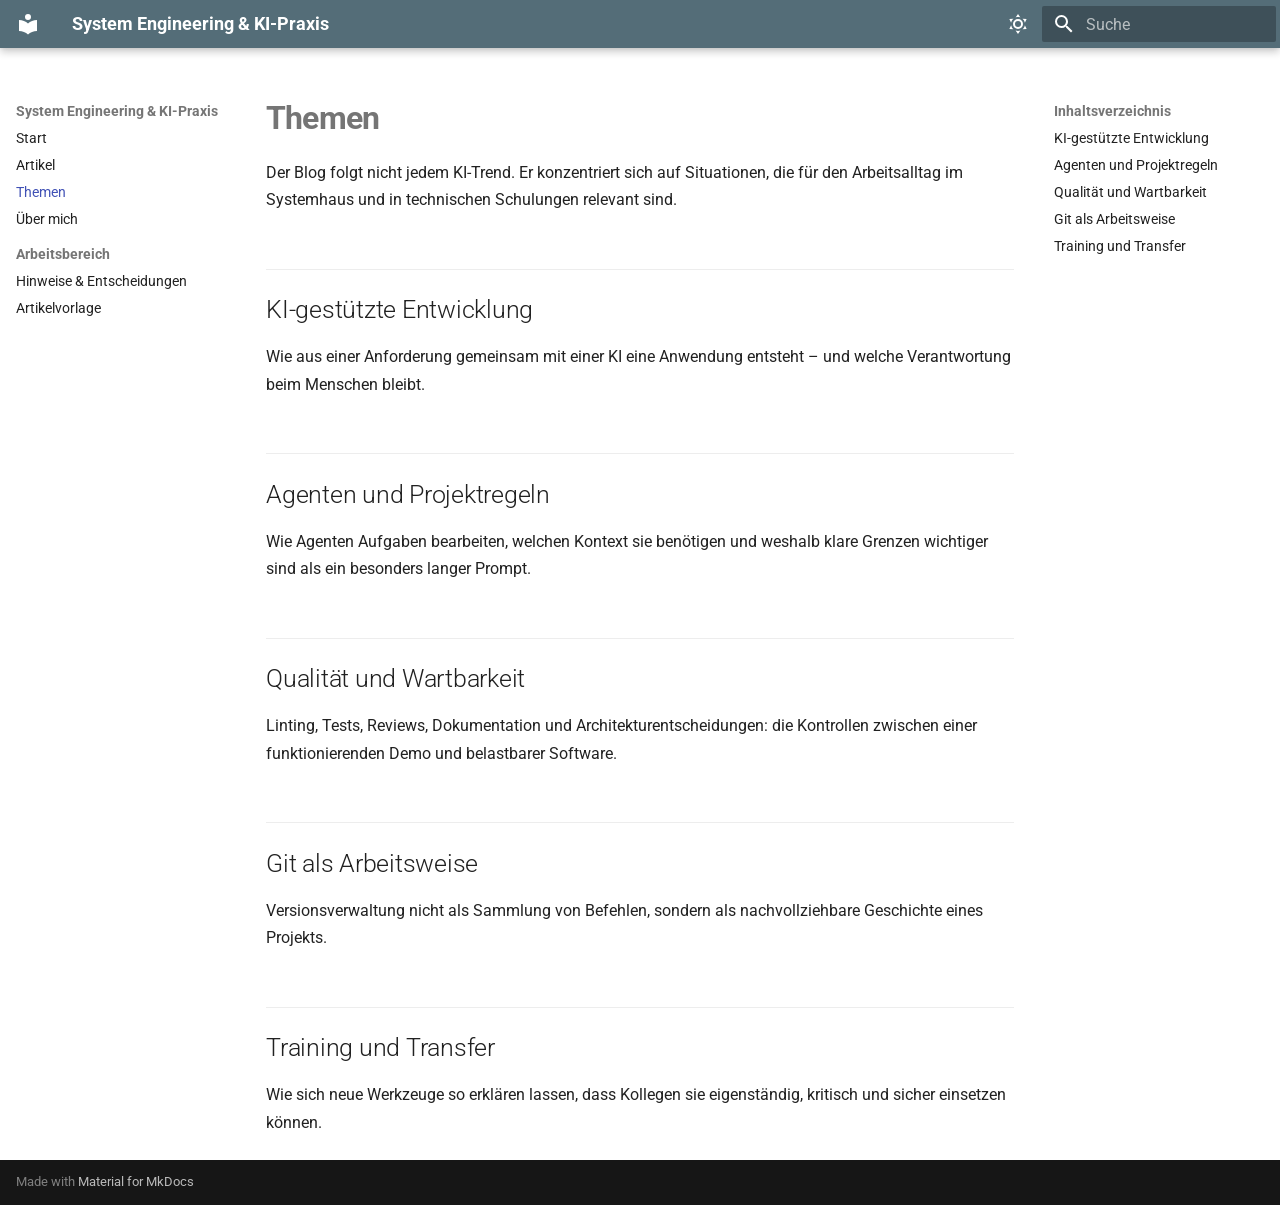
<file: themen/index.html>
<!doctype html>
<html lang="de" class="no-js">
  <head>
    
      <meta charset="utf-8">
      <meta name="viewport" content="width=device-width,initial-scale=1">
      
        <meta name="description" content="Praxisberichte über KI-gestützte Softwareentwicklung aus dem Systemhaus-Alltag.">
      
      
        <meta name="author" content="Bernd Marnau">
      
      
        <link rel="canonical" href="https://bmarnau.github.io/blog-projekt/themen/">
      
      
        <link rel="prev" href="../artikel/">
      
      
        <link rel="next" href="../ueber-mich/">
      
      
        
      
      
      <link rel="icon" href="../assets/images/favicon.png">
      <meta name="generator" content="mkdocs-1.6.1, mkdocs-material-9.7.7">
    
    
      
        <title>Themen - System Engineering & KI-Praxis</title>
      
    
    
      <link rel="stylesheet" href="../assets/stylesheets/main.ec1eaa64.min.css">
      
        
        <link rel="stylesheet" href="../assets/stylesheets/palette.ab4e12ef.min.css">
      
      


    
    
      
    
    
      
        
        
        <link rel="preconnect" href="https://fonts.gstatic.com" crossorigin>
        <link rel="stylesheet" href="https://fonts.googleapis.com/css?family=Roboto:300,300i,400,400i,700,700i%7CRoboto+Mono:400,400i,700,700i&display=fallback">
        <style>:root{--md-text-font:"Roboto";--md-code-font:"Roboto Mono"}</style>
      
    
    
      <link rel="stylesheet" href="../stylesheets/extra.css">
    
    <script>__md_scope=new URL("..",location),__md_hash=e=>[...e].reduce(((e,_)=>(e<<5)-e+_.charCodeAt(0)),0),__md_get=(e,_=localStorage,t=__md_scope)=>JSON.parse(_.getItem(t.pathname+"."+e)),__md_set=(e,_,t=localStorage,a=__md_scope)=>{try{t.setItem(a.pathname+"."+e,JSON.stringify(_))}catch(e){}}</script>
    
      

    
    
  </head>
  
  
    
    
      
    
    
    
    
    <body dir="ltr" data-md-color-scheme="default" data-md-color-primary="blue-grey" data-md-color-accent="teal">
  
    
    <input class="md-toggle" data-md-toggle="drawer" type="checkbox" id="__drawer" autocomplete="off">
    <input class="md-toggle" data-md-toggle="search" type="checkbox" id="__search" autocomplete="off">
    <label class="md-overlay" for="__drawer"></label>
    <div data-md-component="skip">
      
        
        <a href="#themen" class="md-skip">
          Zum Inhalt
        </a>
      
    </div>
    <div data-md-component="announce">
      
    </div>
    
    
      

  

<header class="md-header md-header--shadow" data-md-component="header">
  <nav class="md-header__inner md-grid" aria-label="Kopfzeile">
    <a href=".." title="System Engineering &amp; KI-Praxis" class="md-header__button md-logo" aria-label="System Engineering & KI-Praxis" data-md-component="logo">
      
  
  <svg xmlns="http://www.w3.org/2000/svg" viewBox="0 0 24 24"><path d="M12 8a3 3 0 0 0 3-3 3 3 0 0 0-3-3 3 3 0 0 0-3 3 3 3 0 0 0 3 3m0 3.54C9.64 9.35 6.5 8 3 8v11c3.5 0 6.64 1.35 9 3.54 2.36-2.19 5.5-3.54 9-3.54V8c-3.5 0-6.64 1.35-9 3.54"/></svg>

    </a>
    <label class="md-header__button md-icon" for="__drawer">
      
      <svg xmlns="http://www.w3.org/2000/svg" viewBox="0 0 24 24"><path d="M3 6h18v2H3zm0 5h18v2H3zm0 5h18v2H3z"/></svg>
    </label>
    <div class="md-header__title" data-md-component="header-title">
      <div class="md-header__ellipsis">
        <div class="md-header__topic">
          <span class="md-ellipsis">
            System Engineering & KI-Praxis
          </span>
        </div>
        <div class="md-header__topic" data-md-component="header-topic">
          <span class="md-ellipsis">
            
              Themen
            
          </span>
        </div>
      </div>
    </div>
    
      
        <form class="md-header__option" data-md-component="palette">
  
    
    
    
    <input class="md-option" data-md-color-media="(prefers-color-scheme: light)" data-md-color-scheme="default" data-md-color-primary="blue-grey" data-md-color-accent="teal"  aria-label="Zum Nacht-Design wechseln"  type="radio" name="__palette" id="__palette_0">
    
      <label class="md-header__button md-icon" title="Zum Nacht-Design wechseln" for="__palette_1" hidden>
        <svg xmlns="http://www.w3.org/2000/svg" viewBox="0 0 24 24"><path d="M12 7a5 5 0 0 1 5 5 5 5 0 0 1-5 5 5 5 0 0 1-5-5 5 5 0 0 1 5-5m0 2a3 3 0 0 0-3 3 3 3 0 0 0 3 3 3 3 0 0 0 3-3 3 3 0 0 0-3-3m0-7 2.39 3.42C13.65 5.15 12.84 5 12 5s-1.65.15-2.39.42zM3.34 7l4.16-.35A7.2 7.2 0 0 0 5.94 8.5c-.44.74-.69 1.5-.83 2.29zm.02 10 1.76-3.77a7.131 7.131 0 0 0 2.38 4.14zM20.65 7l-1.77 3.79a7.02 7.02 0 0 0-2.38-4.15zm-.01 10-4.14.36c.59-.51 1.12-1.14 1.54-1.86.42-.73.69-1.5.83-2.29zM12 22l-2.41-3.44c.74.27 1.55.44 2.41.44.82 0 1.63-.17 2.37-.44z"/></svg>
      </label>
    
  
    
    
    
    <input class="md-option" data-md-color-media="(prefers-color-scheme: dark)" data-md-color-scheme="slate" data-md-color-primary="blue-grey" data-md-color-accent="teal"  aria-label="Zum Tages-Design wechseln"  type="radio" name="__palette" id="__palette_1">
    
      <label class="md-header__button md-icon" title="Zum Tages-Design wechseln" for="__palette_0" hidden>
        <svg xmlns="http://www.w3.org/2000/svg" viewBox="0 0 24 24"><path d="m17.75 4.09-2.53 1.94.91 3.06-2.63-1.81-2.63 1.81.91-3.06-2.53-1.94L12.44 4l1.06-3 1.06 3zm3.5 6.91-1.64 1.25.59 1.98-1.7-1.17-1.7 1.17.59-1.98L15.75 11l2.06-.05L18.5 9l.69 1.95zm-2.28 4.95c.83-.08 1.72 1.1 1.19 1.85-.32.45-.66.87-1.08 1.27C15.17 23 8.84 23 4.94 19.07c-3.91-3.9-3.91-10.24 0-14.14.4-.4.82-.76 1.27-1.08.75-.53 1.93.36 1.85 1.19-.27 2.86.69 5.83 2.89 8.02a9.96 9.96 0 0 0 8.02 2.89m-1.64 2.02a12.08 12.08 0 0 1-7.8-3.47c-2.17-2.19-3.33-5-3.49-7.82-2.81 3.14-2.7 7.96.31 10.98 3.02 3.01 7.84 3.12 10.98.31"/></svg>
      </label>
    
  
</form>
      
    
    
      <script>var palette=__md_get("__palette");if(palette&&palette.color){if("(prefers-color-scheme)"===palette.color.media){var media=matchMedia("(prefers-color-scheme: light)"),input=document.querySelector(media.matches?"[data-md-color-media='(prefers-color-scheme: light)']":"[data-md-color-media='(prefers-color-scheme: dark)']");palette.color.media=input.getAttribute("data-md-color-media"),palette.color.scheme=input.getAttribute("data-md-color-scheme"),palette.color.primary=input.getAttribute("data-md-color-primary"),palette.color.accent=input.getAttribute("data-md-color-accent")}for(var[key,value]of Object.entries(palette.color))document.body.setAttribute("data-md-color-"+key,value)}</script>
    
    
    
      
      
        <label class="md-header__button md-icon" for="__search">
          
          <svg xmlns="http://www.w3.org/2000/svg" viewBox="0 0 24 24"><path d="M9.5 3A6.5 6.5 0 0 1 16 9.5c0 1.61-.59 3.09-1.56 4.23l.27.27h.79l5 5-1.5 1.5-5-5v-.79l-.27-.27A6.52 6.52 0 0 1 9.5 16 6.5 6.5 0 0 1 3 9.5 6.5 6.5 0 0 1 9.5 3m0 2C7 5 5 7 5 9.5S7 14 9.5 14 14 12 14 9.5 12 5 9.5 5"/></svg>
        </label>
        <div class="md-search" data-md-component="search" role="dialog">
  <label class="md-search__overlay" for="__search"></label>
  <div class="md-search__inner" role="search">
    <form class="md-search__form" name="search">
      <input type="text" class="md-search__input" name="query" aria-label="Suche" placeholder="Suche" autocapitalize="off" autocorrect="off" autocomplete="off" spellcheck="false" data-md-component="search-query" required>
      <label class="md-search__icon md-icon" for="__search">
        
        <svg xmlns="http://www.w3.org/2000/svg" viewBox="0 0 24 24"><path d="M9.5 3A6.5 6.5 0 0 1 16 9.5c0 1.61-.59 3.09-1.56 4.23l.27.27h.79l5 5-1.5 1.5-5-5v-.79l-.27-.27A6.52 6.52 0 0 1 9.5 16 6.5 6.5 0 0 1 3 9.5 6.5 6.5 0 0 1 9.5 3m0 2C7 5 5 7 5 9.5S7 14 9.5 14 14 12 14 9.5 12 5 9.5 5"/></svg>
        
        <svg xmlns="http://www.w3.org/2000/svg" viewBox="0 0 24 24"><path d="M20 11v2H8l5.5 5.5-1.42 1.42L4.16 12l7.92-7.92L13.5 5.5 8 11z"/></svg>
      </label>
      <nav class="md-search__options" aria-label="Suche">
        
        <button type="reset" class="md-search__icon md-icon" title="Zurücksetzen" aria-label="Zurücksetzen" tabindex="-1">
          
          <svg xmlns="http://www.w3.org/2000/svg" viewBox="0 0 24 24"><path d="M19 6.41 17.59 5 12 10.59 6.41 5 5 6.41 10.59 12 5 17.59 6.41 19 12 13.41 17.59 19 19 17.59 13.41 12z"/></svg>
        </button>
      </nav>
      
        <div class="md-search__suggest" data-md-component="search-suggest"></div>
      
    </form>
    <div class="md-search__output">
      <div class="md-search__scrollwrap" tabindex="0" data-md-scrollfix>
        <div class="md-search-result" data-md-component="search-result">
          <div class="md-search-result__meta">
            Suche wird initialisiert
          </div>
          <ol class="md-search-result__list" role="presentation"></ol>
        </div>
      </div>
    </div>
  </div>
</div>
      
    
    
  </nav>
  
</header>
    
    <div class="md-container" data-md-component="container">
      
      
        
          
        
      
      <main class="md-main" data-md-component="main">
        <div class="md-main__inner md-grid">
          
            
              
              <div class="md-sidebar md-sidebar--primary" data-md-component="sidebar" data-md-type="navigation" >
                <div class="md-sidebar__scrollwrap">
                  <div class="md-sidebar__inner">
                    



<nav class="md-nav md-nav--primary" aria-label="Navigation" data-md-level="0">
  <label class="md-nav__title" for="__drawer">
    <a href=".." title="System Engineering &amp; KI-Praxis" class="md-nav__button md-logo" aria-label="System Engineering & KI-Praxis" data-md-component="logo">
      
  
  <svg xmlns="http://www.w3.org/2000/svg" viewBox="0 0 24 24"><path d="M12 8a3 3 0 0 0 3-3 3 3 0 0 0-3-3 3 3 0 0 0-3 3 3 3 0 0 0 3 3m0 3.54C9.64 9.35 6.5 8 3 8v11c3.5 0 6.64 1.35 9 3.54 2.36-2.19 5.5-3.54 9-3.54V8c-3.5 0-6.64 1.35-9 3.54"/></svg>

    </a>
    System Engineering & KI-Praxis
  </label>
  
  <ul class="md-nav__list" data-md-scrollfix>
    
      
      
  
  
  
  
    <li class="md-nav__item">
      <a href=".." class="md-nav__link">
        
  
  
  <span class="md-ellipsis">
    
  
    Start
  

    
  </span>
  
  

      </a>
    </li>
  

    
      
      
  
  
  
  
    <li class="md-nav__item">
      <a href="../artikel/" class="md-nav__link">
        
  
  
  <span class="md-ellipsis">
    
  
    Artikel
  

    
  </span>
  
  

      </a>
    </li>
  

    
      
      
  
  
    
  
  
  
    <li class="md-nav__item md-nav__item--active">
      
      <input class="md-nav__toggle md-toggle" type="checkbox" id="__toc">
      
      
        
      
      
        <label class="md-nav__link md-nav__link--active" for="__toc">
          
  
  
  <span class="md-ellipsis">
    
  
    Themen
  

    
  </span>
  
  

          <span class="md-nav__icon md-icon"></span>
        </label>
      
      <a href="./" class="md-nav__link md-nav__link--active">
        
  
  
  <span class="md-ellipsis">
    
  
    Themen
  

    
  </span>
  
  

      </a>
      
        

<nav class="md-nav md-nav--secondary" aria-label="Inhaltsverzeichnis">
  
  
  
    
  
  
    <label class="md-nav__title" for="__toc">
      <span class="md-nav__icon md-icon"></span>
      Inhaltsverzeichnis
    </label>
    <ul class="md-nav__list" data-md-component="toc" data-md-scrollfix>
      
        <li class="md-nav__item">
  <a href="#ki-gestutzte-entwicklung" class="md-nav__link">
    <span class="md-ellipsis">
      
        KI-gestützte Entwicklung
      
    </span>
  </a>
  
</li>
      
        <li class="md-nav__item">
  <a href="#agenten-und-projektregeln" class="md-nav__link">
    <span class="md-ellipsis">
      
        Agenten und Projektregeln
      
    </span>
  </a>
  
</li>
      
        <li class="md-nav__item">
  <a href="#qualitat-und-wartbarkeit" class="md-nav__link">
    <span class="md-ellipsis">
      
        Qualität und Wartbarkeit
      
    </span>
  </a>
  
</li>
      
        <li class="md-nav__item">
  <a href="#git-als-arbeitsweise" class="md-nav__link">
    <span class="md-ellipsis">
      
        Git als Arbeitsweise
      
    </span>
  </a>
  
</li>
      
        <li class="md-nav__item">
  <a href="#training-und-transfer" class="md-nav__link">
    <span class="md-ellipsis">
      
        Training und Transfer
      
    </span>
  </a>
  
</li>
      
    </ul>
  
</nav>
      
    </li>
  

    
      
      
  
  
  
  
    <li class="md-nav__item">
      <a href="../ueber-mich/" class="md-nav__link">
        
  
  
  <span class="md-ellipsis">
    
  
    Über mich
  

    
  </span>
  
  

      </a>
    </li>
  

    
      
      
  
  
  
  
    
    
      
        
      
        
      
    
    
    
      
        
        
      
    
    
    <li class="md-nav__item md-nav__item--section md-nav__item--nested">
      
        
        
        <input class="md-nav__toggle md-toggle " type="checkbox" id="__nav_5" >
        
          
          <label class="md-nav__link" for="__nav_5" id="__nav_5_label" tabindex="">
            
  
  
  <span class="md-ellipsis">
    
  
    Arbeitsbereich
  

    
  </span>
  
  

            <span class="md-nav__icon md-icon"></span>
          </label>
        
        <nav class="md-nav" data-md-level="1" aria-labelledby="__nav_5_label" aria-expanded="false">
          <label class="md-nav__title" for="__nav_5">
            <span class="md-nav__icon md-icon"></span>
            
  
    Arbeitsbereich
  

          </label>
          <ul class="md-nav__list" data-md-scrollfix>
            
              
                
  
  
  
  
    <li class="md-nav__item">
      <a href="../intern/hinweise/" class="md-nav__link">
        
  
  
  <span class="md-ellipsis">
    
  
    Hinweise & Entscheidungen
  

    
  </span>
  
  

      </a>
    </li>
  

              
            
              
                
  
  
  
  
    <li class="md-nav__item">
      <a href="../intern/artikelvorlage/" class="md-nav__link">
        
  
  
  <span class="md-ellipsis">
    
  
    Artikelvorlage
  

    
  </span>
  
  

      </a>
    </li>
  

              
            
          </ul>
        </nav>
      
    </li>
  

    
  </ul>
</nav>
                  </div>
                </div>
              </div>
            
            
              
              <div class="md-sidebar md-sidebar--secondary" data-md-component="sidebar" data-md-type="toc" >
                <div class="md-sidebar__scrollwrap">
                  <div class="md-sidebar__inner">
                    

<nav class="md-nav md-nav--secondary" aria-label="Inhaltsverzeichnis">
  
  
  
    
  
  
    <label class="md-nav__title" for="__toc">
      <span class="md-nav__icon md-icon"></span>
      Inhaltsverzeichnis
    </label>
    <ul class="md-nav__list" data-md-component="toc" data-md-scrollfix>
      
        <li class="md-nav__item">
  <a href="#ki-gestutzte-entwicklung" class="md-nav__link">
    <span class="md-ellipsis">
      
        KI-gestützte Entwicklung
      
    </span>
  </a>
  
</li>
      
        <li class="md-nav__item">
  <a href="#agenten-und-projektregeln" class="md-nav__link">
    <span class="md-ellipsis">
      
        Agenten und Projektregeln
      
    </span>
  </a>
  
</li>
      
        <li class="md-nav__item">
  <a href="#qualitat-und-wartbarkeit" class="md-nav__link">
    <span class="md-ellipsis">
      
        Qualität und Wartbarkeit
      
    </span>
  </a>
  
</li>
      
        <li class="md-nav__item">
  <a href="#git-als-arbeitsweise" class="md-nav__link">
    <span class="md-ellipsis">
      
        Git als Arbeitsweise
      
    </span>
  </a>
  
</li>
      
        <li class="md-nav__item">
  <a href="#training-und-transfer" class="md-nav__link">
    <span class="md-ellipsis">
      
        Training und Transfer
      
    </span>
  </a>
  
</li>
      
    </ul>
  
</nav>
                  </div>
                </div>
              </div>
            
          
          
            <div class="md-content" data-md-component="content">
              
              <article class="md-content__inner md-typeset">
                
                  



<h1 id="themen">Themen</h1>
<p>Der Blog folgt nicht jedem KI-Trend. Er konzentriert sich auf Situationen, die für den Arbeitsalltag im Systemhaus und in technischen Schulungen relevant sind.</p>
<h2 id="ki-gestutzte-entwicklung">KI-gestützte Entwicklung</h2>
<p>Wie aus einer Anforderung gemeinsam mit einer KI eine Anwendung entsteht – und welche Verantwortung beim Menschen bleibt.</p>
<h2 id="agenten-und-projektregeln">Agenten und Projektregeln</h2>
<p>Wie Agenten Aufgaben bearbeiten, welchen Kontext sie benötigen und weshalb klare Grenzen wichtiger sind als ein besonders langer Prompt.</p>
<h2 id="qualitat-und-wartbarkeit">Qualität und Wartbarkeit</h2>
<p>Linting, Tests, Reviews, Dokumentation und Architekturentscheidungen: die Kontrollen zwischen einer funktionierenden Demo und belastbarer Software.</p>
<h2 id="git-als-arbeitsweise">Git als Arbeitsweise</h2>
<p>Versionsverwaltung nicht als Sammlung von Befehlen, sondern als nachvollziehbare Geschichte eines Projekts.</p>
<h2 id="training-und-transfer">Training und Transfer</h2>
<p>Wie sich neue Werkzeuge so erklären lassen, dass Kollegen sie eigenständig, kritisch und sicher einsetzen können.</p>












                
              </article>
            </div>
          
          
<script>var target=document.getElementById(location.hash.slice(1));target&&target.name&&(target.checked=target.name.startsWith("__tabbed_"))</script>
        </div>
        
          <button type="button" class="md-top md-icon" data-md-component="top" hidden>
  
  <svg xmlns="http://www.w3.org/2000/svg" viewBox="0 0 24 24"><path d="M13 20h-2V8l-5.5 5.5-1.42-1.42L12 4.16l7.92 7.92-1.42 1.42L13 8z"/></svg>
  Zurück zum Seitenanfang
</button>
        
      </main>
      
        <footer class="md-footer">
  
  <div class="md-footer-meta md-typeset">
    <div class="md-footer-meta__inner md-grid">
      <div class="md-copyright">
  
  
    Made with
    <a href="https://squidfunk.github.io/mkdocs-material/" target="_blank" rel="noopener">
      Material for MkDocs
    </a>
  
</div>
      
    </div>
  </div>
</footer>
      
    </div>
    <div class="md-dialog" data-md-component="dialog">
      <div class="md-dialog__inner md-typeset"></div>
    </div>
    
    
    
      
      
      <script id="__config" type="application/json">{"annotate": null, "base": "..", "features": ["navigation.indexes", "navigation.top", "navigation.instant", "navigation.sections", "search.suggest", "search.highlight"], "search": "../assets/javascripts/workers/search.2c215733.min.js", "tags": null, "translations": {"clipboard.copied": "In Zwischenablage kopiert", "clipboard.copy": "In Zwischenablage kopieren", "search.result.more.one": "1 weiteres Suchergebnis auf dieser Seite", "search.result.more.other": "# weitere Suchergebnisse auf dieser Seite", "search.result.none": "Keine Suchergebnisse", "search.result.one": "1 Suchergebnis", "search.result.other": "# Suchergebnisse", "search.result.placeholder": "Suchbegriff eingeben", "search.result.term.missing": "Es fehlt", "select.version": "Version ausw\u00e4hlen"}, "version": null}</script>
    
    
      <script src="../assets/javascripts/bundle.d7400e89.min.js"></script>
      
    
  </body>
</html>
</file>
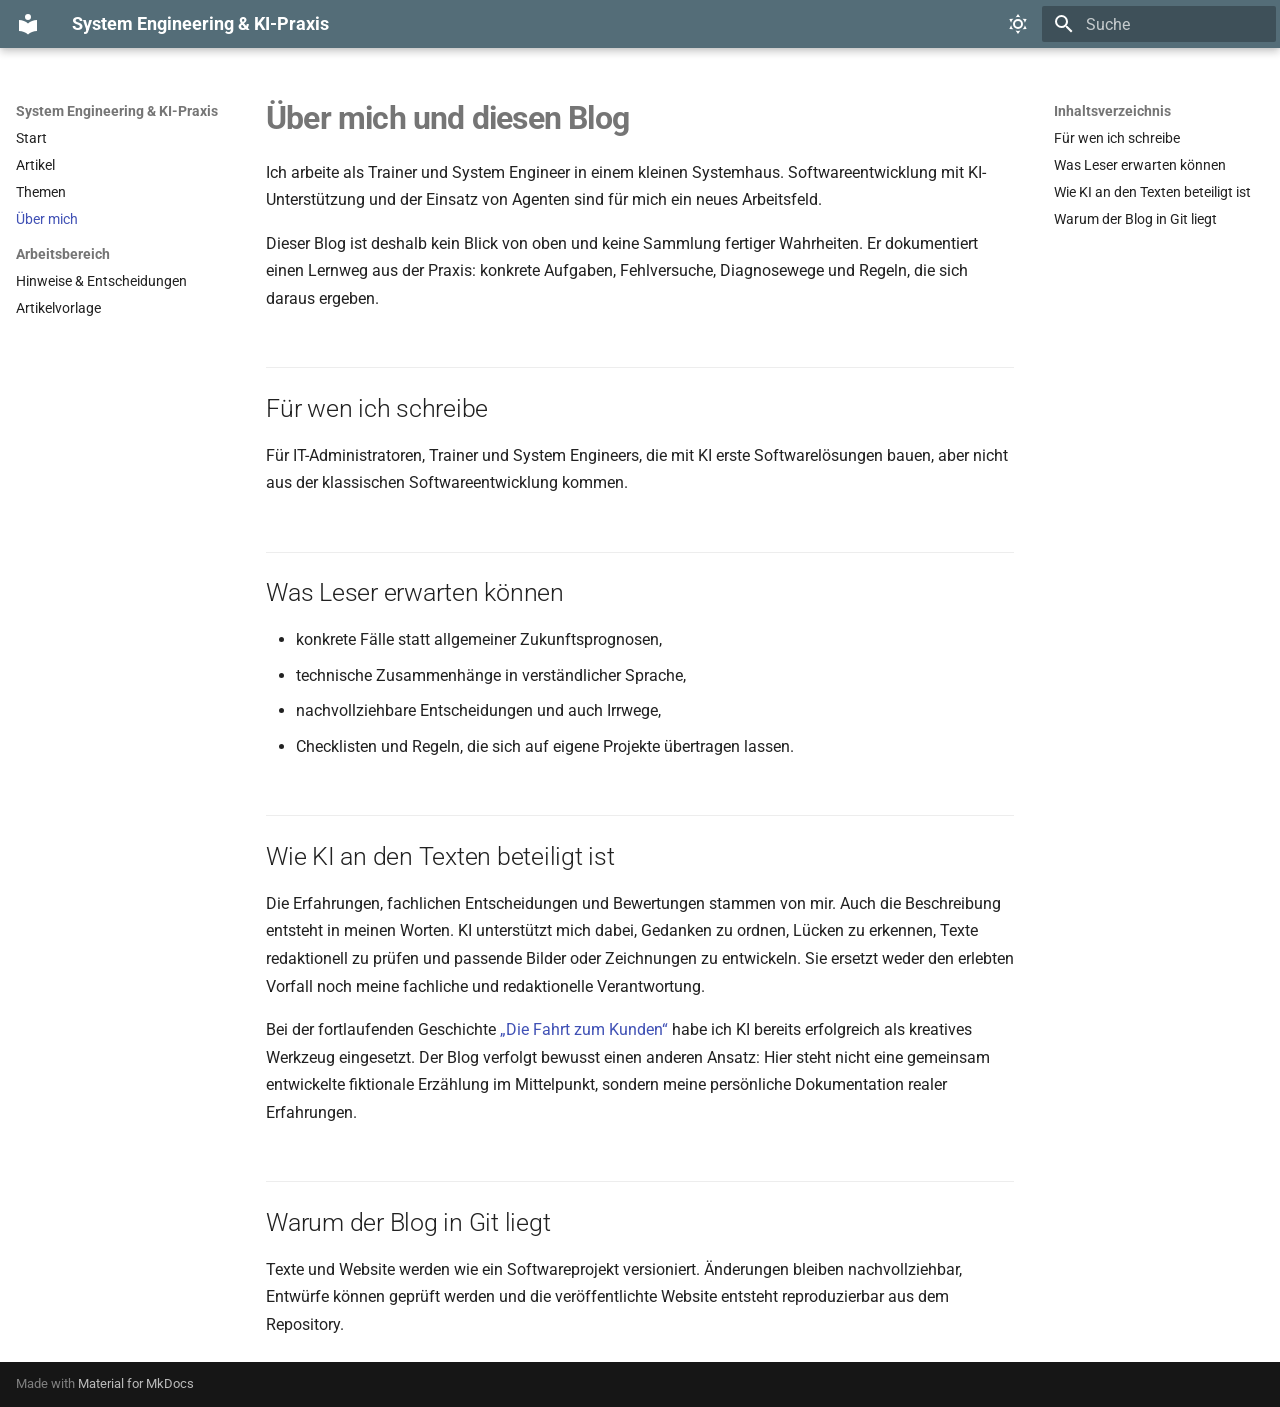
<file: ueber-mich/index.html>
<!doctype html>
<html lang="de" class="no-js">
  <head>
    
      <meta charset="utf-8">
      <meta name="viewport" content="width=device-width,initial-scale=1">
      
        <meta name="description" content="Praxisberichte über KI-gestützte Softwareentwicklung aus dem Systemhaus-Alltag.">
      
      
        <meta name="author" content="Bernd Marnau">
      
      
        <link rel="canonical" href="https://bmarnau.github.io/blog-projekt/ueber-mich/">
      
      
        <link rel="prev" href="../themen/">
      
      
        <link rel="next" href="../intern/hinweise/">
      
      
        
      
      
      <link rel="icon" href="../assets/images/favicon.png">
      <meta name="generator" content="mkdocs-1.6.1, mkdocs-material-9.7.7">
    
    
      
        <title>Über mich - System Engineering & KI-Praxis</title>
      
    
    
      <link rel="stylesheet" href="../assets/stylesheets/main.ec1eaa64.min.css">
      
        
        <link rel="stylesheet" href="../assets/stylesheets/palette.ab4e12ef.min.css">
      
      


    
    
      
    
    
      
        
        
        <link rel="preconnect" href="https://fonts.gstatic.com" crossorigin>
        <link rel="stylesheet" href="https://fonts.googleapis.com/css?family=Roboto:300,300i,400,400i,700,700i%7CRoboto+Mono:400,400i,700,700i&display=fallback">
        <style>:root{--md-text-font:"Roboto";--md-code-font:"Roboto Mono"}</style>
      
    
    
      <link rel="stylesheet" href="../stylesheets/extra.css">
    
    <script>__md_scope=new URL("..",location),__md_hash=e=>[...e].reduce(((e,_)=>(e<<5)-e+_.charCodeAt(0)),0),__md_get=(e,_=localStorage,t=__md_scope)=>JSON.parse(_.getItem(t.pathname+"."+e)),__md_set=(e,_,t=localStorage,a=__md_scope)=>{try{t.setItem(a.pathname+"."+e,JSON.stringify(_))}catch(e){}}</script>
    
      

    
    
  </head>
  
  
    
    
      
    
    
    
    
    <body dir="ltr" data-md-color-scheme="default" data-md-color-primary="blue-grey" data-md-color-accent="teal">
  
    
    <input class="md-toggle" data-md-toggle="drawer" type="checkbox" id="__drawer" autocomplete="off">
    <input class="md-toggle" data-md-toggle="search" type="checkbox" id="__search" autocomplete="off">
    <label class="md-overlay" for="__drawer"></label>
    <div data-md-component="skip">
      
        
        <a href="#uber-mich-und-diesen-blog" class="md-skip">
          Zum Inhalt
        </a>
      
    </div>
    <div data-md-component="announce">
      
    </div>
    
    
      

  

<header class="md-header md-header--shadow" data-md-component="header">
  <nav class="md-header__inner md-grid" aria-label="Kopfzeile">
    <a href=".." title="System Engineering &amp; KI-Praxis" class="md-header__button md-logo" aria-label="System Engineering & KI-Praxis" data-md-component="logo">
      
  
  <svg xmlns="http://www.w3.org/2000/svg" viewBox="0 0 24 24"><path d="M12 8a3 3 0 0 0 3-3 3 3 0 0 0-3-3 3 3 0 0 0-3 3 3 3 0 0 0 3 3m0 3.54C9.64 9.35 6.5 8 3 8v11c3.5 0 6.64 1.35 9 3.54 2.36-2.19 5.5-3.54 9-3.54V8c-3.5 0-6.64 1.35-9 3.54"/></svg>

    </a>
    <label class="md-header__button md-icon" for="__drawer">
      
      <svg xmlns="http://www.w3.org/2000/svg" viewBox="0 0 24 24"><path d="M3 6h18v2H3zm0 5h18v2H3zm0 5h18v2H3z"/></svg>
    </label>
    <div class="md-header__title" data-md-component="header-title">
      <div class="md-header__ellipsis">
        <div class="md-header__topic">
          <span class="md-ellipsis">
            System Engineering & KI-Praxis
          </span>
        </div>
        <div class="md-header__topic" data-md-component="header-topic">
          <span class="md-ellipsis">
            
              Über mich
            
          </span>
        </div>
      </div>
    </div>
    
      
        <form class="md-header__option" data-md-component="palette">
  
    
    
    
    <input class="md-option" data-md-color-media="(prefers-color-scheme: light)" data-md-color-scheme="default" data-md-color-primary="blue-grey" data-md-color-accent="teal"  aria-label="Zum Nacht-Design wechseln"  type="radio" name="__palette" id="__palette_0">
    
      <label class="md-header__button md-icon" title="Zum Nacht-Design wechseln" for="__palette_1" hidden>
        <svg xmlns="http://www.w3.org/2000/svg" viewBox="0 0 24 24"><path d="M12 7a5 5 0 0 1 5 5 5 5 0 0 1-5 5 5 5 0 0 1-5-5 5 5 0 0 1 5-5m0 2a3 3 0 0 0-3 3 3 3 0 0 0 3 3 3 3 0 0 0 3-3 3 3 0 0 0-3-3m0-7 2.39 3.42C13.65 5.15 12.84 5 12 5s-1.65.15-2.39.42zM3.34 7l4.16-.35A7.2 7.2 0 0 0 5.94 8.5c-.44.74-.69 1.5-.83 2.29zm.02 10 1.76-3.77a7.131 7.131 0 0 0 2.38 4.14zM20.65 7l-1.77 3.79a7.02 7.02 0 0 0-2.38-4.15zm-.01 10-4.14.36c.59-.51 1.12-1.14 1.54-1.86.42-.73.69-1.5.83-2.29zM12 22l-2.41-3.44c.74.27 1.55.44 2.41.44.82 0 1.63-.17 2.37-.44z"/></svg>
      </label>
    
  
    
    
    
    <input class="md-option" data-md-color-media="(prefers-color-scheme: dark)" data-md-color-scheme="slate" data-md-color-primary="blue-grey" data-md-color-accent="teal"  aria-label="Zum Tages-Design wechseln"  type="radio" name="__palette" id="__palette_1">
    
      <label class="md-header__button md-icon" title="Zum Tages-Design wechseln" for="__palette_0" hidden>
        <svg xmlns="http://www.w3.org/2000/svg" viewBox="0 0 24 24"><path d="m17.75 4.09-2.53 1.94.91 3.06-2.63-1.81-2.63 1.81.91-3.06-2.53-1.94L12.44 4l1.06-3 1.06 3zm3.5 6.91-1.64 1.25.59 1.98-1.7-1.17-1.7 1.17.59-1.98L15.75 11l2.06-.05L18.5 9l.69 1.95zm-2.28 4.95c.83-.08 1.72 1.1 1.19 1.85-.32.45-.66.87-1.08 1.27C15.17 23 8.84 23 4.94 19.07c-3.91-3.9-3.91-10.24 0-14.14.4-.4.82-.76 1.27-1.08.75-.53 1.93.36 1.85 1.19-.27 2.86.69 5.83 2.89 8.02a9.96 9.96 0 0 0 8.02 2.89m-1.64 2.02a12.08 12.08 0 0 1-7.8-3.47c-2.17-2.19-3.33-5-3.49-7.82-2.81 3.14-2.7 7.96.31 10.98 3.02 3.01 7.84 3.12 10.98.31"/></svg>
      </label>
    
  
</form>
      
    
    
      <script>var palette=__md_get("__palette");if(palette&&palette.color){if("(prefers-color-scheme)"===palette.color.media){var media=matchMedia("(prefers-color-scheme: light)"),input=document.querySelector(media.matches?"[data-md-color-media='(prefers-color-scheme: light)']":"[data-md-color-media='(prefers-color-scheme: dark)']");palette.color.media=input.getAttribute("data-md-color-media"),palette.color.scheme=input.getAttribute("data-md-color-scheme"),palette.color.primary=input.getAttribute("data-md-color-primary"),palette.color.accent=input.getAttribute("data-md-color-accent")}for(var[key,value]of Object.entries(palette.color))document.body.setAttribute("data-md-color-"+key,value)}</script>
    
    
    
      
      
        <label class="md-header__button md-icon" for="__search">
          
          <svg xmlns="http://www.w3.org/2000/svg" viewBox="0 0 24 24"><path d="M9.5 3A6.5 6.5 0 0 1 16 9.5c0 1.61-.59 3.09-1.56 4.23l.27.27h.79l5 5-1.5 1.5-5-5v-.79l-.27-.27A6.52 6.52 0 0 1 9.5 16 6.5 6.5 0 0 1 3 9.5 6.5 6.5 0 0 1 9.5 3m0 2C7 5 5 7 5 9.5S7 14 9.5 14 14 12 14 9.5 12 5 9.5 5"/></svg>
        </label>
        <div class="md-search" data-md-component="search" role="dialog">
  <label class="md-search__overlay" for="__search"></label>
  <div class="md-search__inner" role="search">
    <form class="md-search__form" name="search">
      <input type="text" class="md-search__input" name="query" aria-label="Suche" placeholder="Suche" autocapitalize="off" autocorrect="off" autocomplete="off" spellcheck="false" data-md-component="search-query" required>
      <label class="md-search__icon md-icon" for="__search">
        
        <svg xmlns="http://www.w3.org/2000/svg" viewBox="0 0 24 24"><path d="M9.5 3A6.5 6.5 0 0 1 16 9.5c0 1.61-.59 3.09-1.56 4.23l.27.27h.79l5 5-1.5 1.5-5-5v-.79l-.27-.27A6.52 6.52 0 0 1 9.5 16 6.5 6.5 0 0 1 3 9.5 6.5 6.5 0 0 1 9.5 3m0 2C7 5 5 7 5 9.5S7 14 9.5 14 14 12 14 9.5 12 5 9.5 5"/></svg>
        
        <svg xmlns="http://www.w3.org/2000/svg" viewBox="0 0 24 24"><path d="M20 11v2H8l5.5 5.5-1.42 1.42L4.16 12l7.92-7.92L13.5 5.5 8 11z"/></svg>
      </label>
      <nav class="md-search__options" aria-label="Suche">
        
        <button type="reset" class="md-search__icon md-icon" title="Zurücksetzen" aria-label="Zurücksetzen" tabindex="-1">
          
          <svg xmlns="http://www.w3.org/2000/svg" viewBox="0 0 24 24"><path d="M19 6.41 17.59 5 12 10.59 6.41 5 5 6.41 10.59 12 5 17.59 6.41 19 12 13.41 17.59 19 19 17.59 13.41 12z"/></svg>
        </button>
      </nav>
      
        <div class="md-search__suggest" data-md-component="search-suggest"></div>
      
    </form>
    <div class="md-search__output">
      <div class="md-search__scrollwrap" tabindex="0" data-md-scrollfix>
        <div class="md-search-result" data-md-component="search-result">
          <div class="md-search-result__meta">
            Suche wird initialisiert
          </div>
          <ol class="md-search-result__list" role="presentation"></ol>
        </div>
      </div>
    </div>
  </div>
</div>
      
    
    
  </nav>
  
</header>
    
    <div class="md-container" data-md-component="container">
      
      
        
          
        
      
      <main class="md-main" data-md-component="main">
        <div class="md-main__inner md-grid">
          
            
              
              <div class="md-sidebar md-sidebar--primary" data-md-component="sidebar" data-md-type="navigation" >
                <div class="md-sidebar__scrollwrap">
                  <div class="md-sidebar__inner">
                    



<nav class="md-nav md-nav--primary" aria-label="Navigation" data-md-level="0">
  <label class="md-nav__title" for="__drawer">
    <a href=".." title="System Engineering &amp; KI-Praxis" class="md-nav__button md-logo" aria-label="System Engineering & KI-Praxis" data-md-component="logo">
      
  
  <svg xmlns="http://www.w3.org/2000/svg" viewBox="0 0 24 24"><path d="M12 8a3 3 0 0 0 3-3 3 3 0 0 0-3-3 3 3 0 0 0-3 3 3 3 0 0 0 3 3m0 3.54C9.64 9.35 6.5 8 3 8v11c3.5 0 6.64 1.35 9 3.54 2.36-2.19 5.5-3.54 9-3.54V8c-3.5 0-6.64 1.35-9 3.54"/></svg>

    </a>
    System Engineering & KI-Praxis
  </label>
  
  <ul class="md-nav__list" data-md-scrollfix>
    
      
      
  
  
  
  
    <li class="md-nav__item">
      <a href=".." class="md-nav__link">
        
  
  
  <span class="md-ellipsis">
    
  
    Start
  

    
  </span>
  
  

      </a>
    </li>
  

    
      
      
  
  
  
  
    <li class="md-nav__item">
      <a href="../artikel/" class="md-nav__link">
        
  
  
  <span class="md-ellipsis">
    
  
    Artikel
  

    
  </span>
  
  

      </a>
    </li>
  

    
      
      
  
  
  
  
    <li class="md-nav__item">
      <a href="../themen/" class="md-nav__link">
        
  
  
  <span class="md-ellipsis">
    
  
    Themen
  

    
  </span>
  
  

      </a>
    </li>
  

    
      
      
  
  
    
  
  
  
    <li class="md-nav__item md-nav__item--active">
      
      <input class="md-nav__toggle md-toggle" type="checkbox" id="__toc">
      
      
        
      
      
        <label class="md-nav__link md-nav__link--active" for="__toc">
          
  
  
  <span class="md-ellipsis">
    
  
    Über mich
  

    
  </span>
  
  

          <span class="md-nav__icon md-icon"></span>
        </label>
      
      <a href="./" class="md-nav__link md-nav__link--active">
        
  
  
  <span class="md-ellipsis">
    
  
    Über mich
  

    
  </span>
  
  

      </a>
      
        

<nav class="md-nav md-nav--secondary" aria-label="Inhaltsverzeichnis">
  
  
  
    
  
  
    <label class="md-nav__title" for="__toc">
      <span class="md-nav__icon md-icon"></span>
      Inhaltsverzeichnis
    </label>
    <ul class="md-nav__list" data-md-component="toc" data-md-scrollfix>
      
        <li class="md-nav__item">
  <a href="#fur-wen-ich-schreibe" class="md-nav__link">
    <span class="md-ellipsis">
      
        Für wen ich schreibe
      
    </span>
  </a>
  
</li>
      
        <li class="md-nav__item">
  <a href="#was-leser-erwarten-konnen" class="md-nav__link">
    <span class="md-ellipsis">
      
        Was Leser erwarten können
      
    </span>
  </a>
  
</li>
      
        <li class="md-nav__item">
  <a href="#wie-ki-an-den-texten-beteiligt-ist" class="md-nav__link">
    <span class="md-ellipsis">
      
        Wie KI an den Texten beteiligt ist
      
    </span>
  </a>
  
</li>
      
        <li class="md-nav__item">
  <a href="#warum-der-blog-in-git-liegt" class="md-nav__link">
    <span class="md-ellipsis">
      
        Warum der Blog in Git liegt
      
    </span>
  </a>
  
</li>
      
    </ul>
  
</nav>
      
    </li>
  

    
      
      
  
  
  
  
    
    
      
        
      
        
      
    
    
    
      
        
        
      
    
    
    <li class="md-nav__item md-nav__item--section md-nav__item--nested">
      
        
        
        <input class="md-nav__toggle md-toggle " type="checkbox" id="__nav_5" >
        
          
          <label class="md-nav__link" for="__nav_5" id="__nav_5_label" tabindex="">
            
  
  
  <span class="md-ellipsis">
    
  
    Arbeitsbereich
  

    
  </span>
  
  

            <span class="md-nav__icon md-icon"></span>
          </label>
        
        <nav class="md-nav" data-md-level="1" aria-labelledby="__nav_5_label" aria-expanded="false">
          <label class="md-nav__title" for="__nav_5">
            <span class="md-nav__icon md-icon"></span>
            
  
    Arbeitsbereich
  

          </label>
          <ul class="md-nav__list" data-md-scrollfix>
            
              
                
  
  
  
  
    <li class="md-nav__item">
      <a href="../intern/hinweise/" class="md-nav__link">
        
  
  
  <span class="md-ellipsis">
    
  
    Hinweise & Entscheidungen
  

    
  </span>
  
  

      </a>
    </li>
  

              
            
              
                
  
  
  
  
    <li class="md-nav__item">
      <a href="../intern/artikelvorlage/" class="md-nav__link">
        
  
  
  <span class="md-ellipsis">
    
  
    Artikelvorlage
  

    
  </span>
  
  

      </a>
    </li>
  

              
            
          </ul>
        </nav>
      
    </li>
  

    
  </ul>
</nav>
                  </div>
                </div>
              </div>
            
            
              
              <div class="md-sidebar md-sidebar--secondary" data-md-component="sidebar" data-md-type="toc" >
                <div class="md-sidebar__scrollwrap">
                  <div class="md-sidebar__inner">
                    

<nav class="md-nav md-nav--secondary" aria-label="Inhaltsverzeichnis">
  
  
  
    
  
  
    <label class="md-nav__title" for="__toc">
      <span class="md-nav__icon md-icon"></span>
      Inhaltsverzeichnis
    </label>
    <ul class="md-nav__list" data-md-component="toc" data-md-scrollfix>
      
        <li class="md-nav__item">
  <a href="#fur-wen-ich-schreibe" class="md-nav__link">
    <span class="md-ellipsis">
      
        Für wen ich schreibe
      
    </span>
  </a>
  
</li>
      
        <li class="md-nav__item">
  <a href="#was-leser-erwarten-konnen" class="md-nav__link">
    <span class="md-ellipsis">
      
        Was Leser erwarten können
      
    </span>
  </a>
  
</li>
      
        <li class="md-nav__item">
  <a href="#wie-ki-an-den-texten-beteiligt-ist" class="md-nav__link">
    <span class="md-ellipsis">
      
        Wie KI an den Texten beteiligt ist
      
    </span>
  </a>
  
</li>
      
        <li class="md-nav__item">
  <a href="#warum-der-blog-in-git-liegt" class="md-nav__link">
    <span class="md-ellipsis">
      
        Warum der Blog in Git liegt
      
    </span>
  </a>
  
</li>
      
    </ul>
  
</nav>
                  </div>
                </div>
              </div>
            
          
          
            <div class="md-content" data-md-component="content">
              
              <article class="md-content__inner md-typeset">
                
                  



<h1 id="uber-mich-und-diesen-blog">Über mich und diesen Blog</h1>
<p>Ich arbeite als Trainer und System Engineer in einem kleinen Systemhaus. Softwareentwicklung mit KI-Unterstützung und der Einsatz von Agenten sind für mich ein neues Arbeitsfeld.</p>
<p>Dieser Blog ist deshalb kein Blick von oben und keine Sammlung fertiger Wahrheiten. Er dokumentiert einen Lernweg aus der Praxis: konkrete Aufgaben, Fehlversuche, Diagnosewege und Regeln, die sich daraus ergeben.</p>
<h2 id="fur-wen-ich-schreibe">Für wen ich schreibe</h2>
<p>Für IT-Administratoren, Trainer und System Engineers, die mit KI erste Softwarelösungen bauen, aber nicht aus der klassischen Softwareentwicklung kommen.</p>
<h2 id="was-leser-erwarten-konnen">Was Leser erwarten können</h2>
<ul>
<li>konkrete Fälle statt allgemeiner Zukunftsprognosen,</li>
<li>technische Zusammenhänge in verständlicher Sprache,</li>
<li>nachvollziehbare Entscheidungen und auch Irrwege,</li>
<li>Checklisten und Regeln, die sich auf eigene Projekte übertragen lassen.</li>
</ul>
<h2 id="wie-ki-an-den-texten-beteiligt-ist">Wie KI an den Texten beteiligt ist</h2>
<p>Die Erfahrungen, fachlichen Entscheidungen und Bewertungen stammen von mir. Auch die Beschreibung entsteht in meinen Worten. KI unterstützt mich dabei, Gedanken zu ordnen, Lücken zu erkennen, Texte redaktionell zu prüfen und passende Bilder oder Zeichnungen zu entwickeln. Sie ersetzt weder den erlebten Vorfall noch meine fachliche und redaktionelle Verantwortung.</p>
<p>Bei der fortlaufenden Geschichte <a href="https://berndmarnau.de/relingit/">„Die Fahrt zum Kunden“</a> habe ich KI bereits erfolgreich als kreatives Werkzeug eingesetzt. Der Blog verfolgt bewusst einen anderen Ansatz: Hier steht nicht eine gemeinsam entwickelte fiktionale Erzählung im Mittelpunkt, sondern meine persönliche Dokumentation realer Erfahrungen.</p>
<h2 id="warum-der-blog-in-git-liegt">Warum der Blog in Git liegt</h2>
<p>Texte und Website werden wie ein Softwareprojekt versioniert. Änderungen bleiben nachvollziehbar, Entwürfe können geprüft werden und die veröffentlichte Website entsteht reproduzierbar aus dem Repository.</p>












                
              </article>
            </div>
          
          
<script>var target=document.getElementById(location.hash.slice(1));target&&target.name&&(target.checked=target.name.startsWith("__tabbed_"))</script>
        </div>
        
          <button type="button" class="md-top md-icon" data-md-component="top" hidden>
  
  <svg xmlns="http://www.w3.org/2000/svg" viewBox="0 0 24 24"><path d="M13 20h-2V8l-5.5 5.5-1.42-1.42L12 4.16l7.92 7.92-1.42 1.42L13 8z"/></svg>
  Zurück zum Seitenanfang
</button>
        
      </main>
      
        <footer class="md-footer">
  
  <div class="md-footer-meta md-typeset">
    <div class="md-footer-meta__inner md-grid">
      <div class="md-copyright">
  
  
    Made with
    <a href="https://squidfunk.github.io/mkdocs-material/" target="_blank" rel="noopener">
      Material for MkDocs
    </a>
  
</div>
      
    </div>
  </div>
</footer>
      
    </div>
    <div class="md-dialog" data-md-component="dialog">
      <div class="md-dialog__inner md-typeset"></div>
    </div>
    
    
    
      
      
      <script id="__config" type="application/json">{"annotate": null, "base": "..", "features": ["navigation.indexes", "navigation.top", "navigation.instant", "navigation.sections", "search.suggest", "search.highlight"], "search": "../assets/javascripts/workers/search.2c215733.min.js", "tags": null, "translations": {"clipboard.copied": "In Zwischenablage kopiert", "clipboard.copy": "In Zwischenablage kopieren", "search.result.more.one": "1 weiteres Suchergebnis auf dieser Seite", "search.result.more.other": "# weitere Suchergebnisse auf dieser Seite", "search.result.none": "Keine Suchergebnisse", "search.result.one": "1 Suchergebnis", "search.result.other": "# Suchergebnisse", "search.result.placeholder": "Suchbegriff eingeben", "search.result.term.missing": "Es fehlt", "select.version": "Version ausw\u00e4hlen"}, "version": null}</script>
    
    
      <script src="../assets/javascripts/bundle.d7400e89.min.js"></script>
      
    
  </body>
</html>
</file>
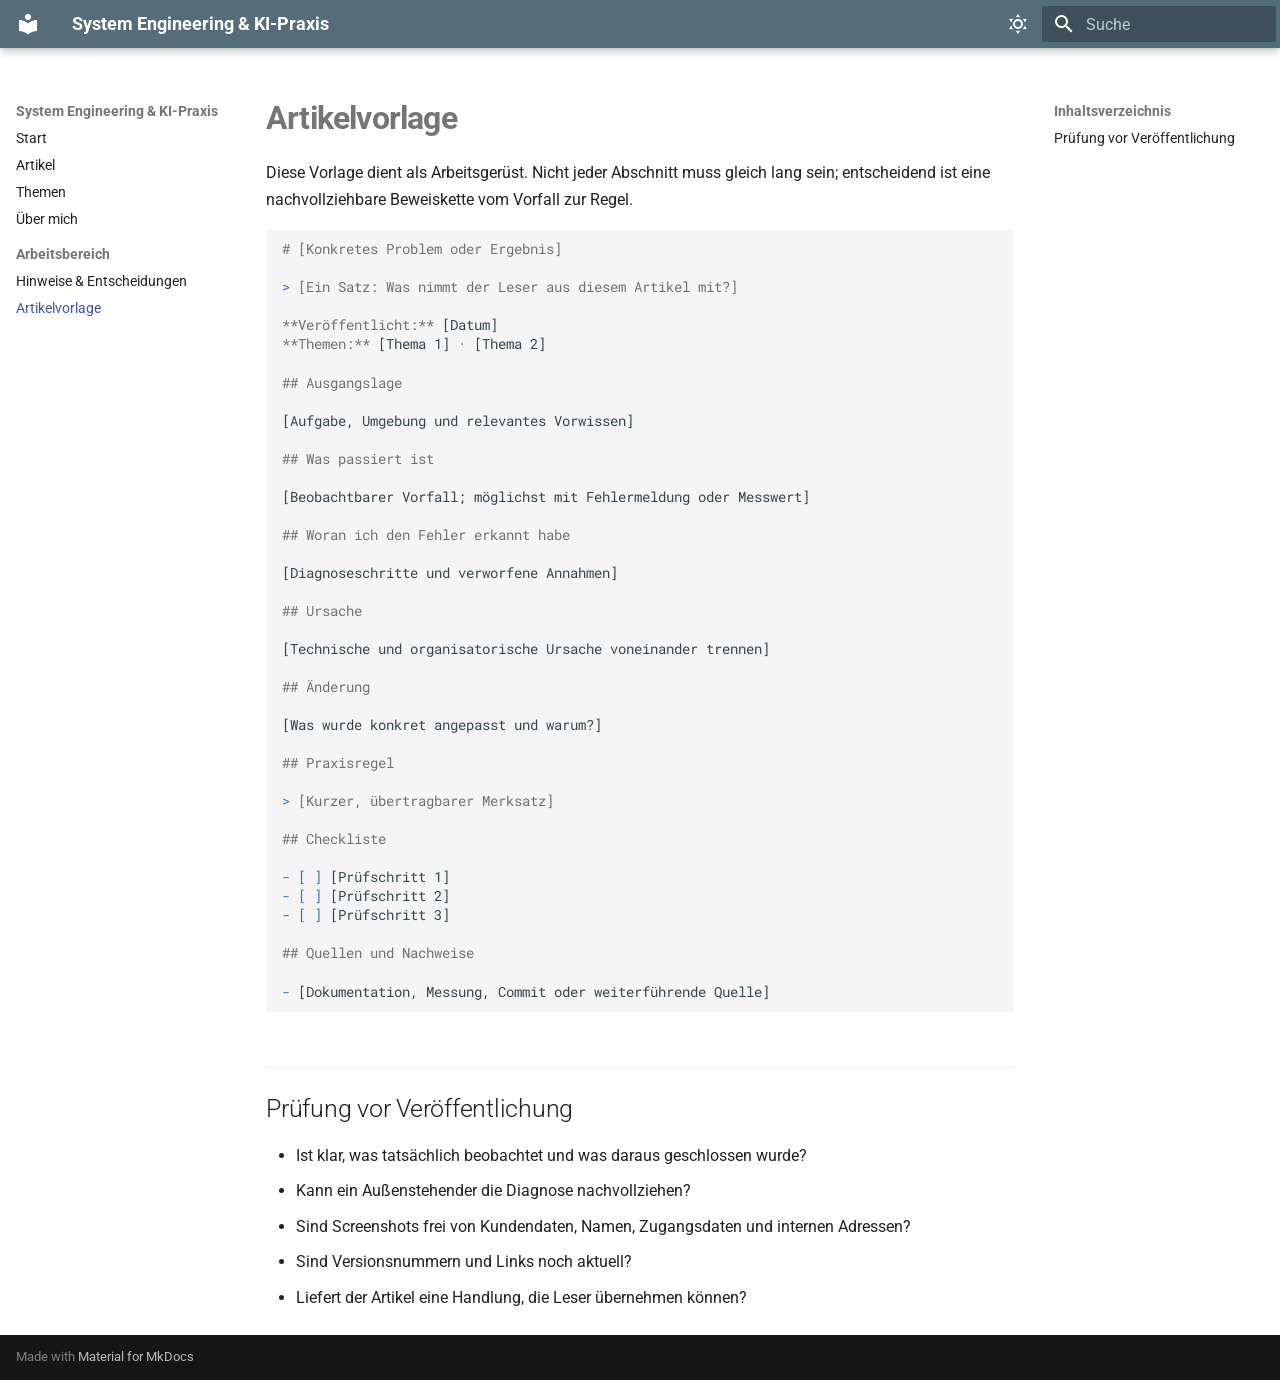
<file: intern/artikelvorlage/index.html>
<!doctype html>
<html lang="de" class="no-js">
  <head>
    
      <meta charset="utf-8">
      <meta name="viewport" content="width=device-width,initial-scale=1">
      
        <meta name="description" content="Praxisberichte über KI-gestützte Softwareentwicklung aus dem Systemhaus-Alltag.">
      
      
        <meta name="author" content="Bernd Marnau">
      
      
        <link rel="canonical" href="https://bmarnau.github.io/blog-projekt/intern/artikelvorlage/">
      
      
        <link rel="prev" href="../hinweise/">
      
      
      
        
      
      
      <link rel="icon" href="../../assets/images/favicon.png">
      <meta name="generator" content="mkdocs-1.6.1, mkdocs-material-9.7.7">
    
    
      
        <title>Artikelvorlage - System Engineering & KI-Praxis</title>
      
    
    
      <link rel="stylesheet" href="../../assets/stylesheets/main.ec1eaa64.min.css">
      
        
        <link rel="stylesheet" href="../../assets/stylesheets/palette.ab4e12ef.min.css">
      
      


    
    
      
    
    
      
        
        
        <link rel="preconnect" href="https://fonts.gstatic.com" crossorigin>
        <link rel="stylesheet" href="https://fonts.googleapis.com/css?family=Roboto:300,300i,400,400i,700,700i%7CRoboto+Mono:400,400i,700,700i&display=fallback">
        <style>:root{--md-text-font:"Roboto";--md-code-font:"Roboto Mono"}</style>
      
    
    
      <link rel="stylesheet" href="../../stylesheets/extra.css">
    
    <script>__md_scope=new URL("../..",location),__md_hash=e=>[...e].reduce(((e,_)=>(e<<5)-e+_.charCodeAt(0)),0),__md_get=(e,_=localStorage,t=__md_scope)=>JSON.parse(_.getItem(t.pathname+"."+e)),__md_set=(e,_,t=localStorage,a=__md_scope)=>{try{t.setItem(a.pathname+"."+e,JSON.stringify(_))}catch(e){}}</script>
    
      

    
    
  </head>
  
  
    
    
      
    
    
    
    
    <body dir="ltr" data-md-color-scheme="default" data-md-color-primary="blue-grey" data-md-color-accent="teal">
  
    
    <input class="md-toggle" data-md-toggle="drawer" type="checkbox" id="__drawer" autocomplete="off">
    <input class="md-toggle" data-md-toggle="search" type="checkbox" id="__search" autocomplete="off">
    <label class="md-overlay" for="__drawer"></label>
    <div data-md-component="skip">
      
        
        <a href="#artikelvorlage" class="md-skip">
          Zum Inhalt
        </a>
      
    </div>
    <div data-md-component="announce">
      
    </div>
    
    
      

  

<header class="md-header md-header--shadow" data-md-component="header">
  <nav class="md-header__inner md-grid" aria-label="Kopfzeile">
    <a href="../.." title="System Engineering &amp; KI-Praxis" class="md-header__button md-logo" aria-label="System Engineering & KI-Praxis" data-md-component="logo">
      
  
  <svg xmlns="http://www.w3.org/2000/svg" viewBox="0 0 24 24"><path d="M12 8a3 3 0 0 0 3-3 3 3 0 0 0-3-3 3 3 0 0 0-3 3 3 3 0 0 0 3 3m0 3.54C9.64 9.35 6.5 8 3 8v11c3.5 0 6.64 1.35 9 3.54 2.36-2.19 5.5-3.54 9-3.54V8c-3.5 0-6.64 1.35-9 3.54"/></svg>

    </a>
    <label class="md-header__button md-icon" for="__drawer">
      
      <svg xmlns="http://www.w3.org/2000/svg" viewBox="0 0 24 24"><path d="M3 6h18v2H3zm0 5h18v2H3zm0 5h18v2H3z"/></svg>
    </label>
    <div class="md-header__title" data-md-component="header-title">
      <div class="md-header__ellipsis">
        <div class="md-header__topic">
          <span class="md-ellipsis">
            System Engineering & KI-Praxis
          </span>
        </div>
        <div class="md-header__topic" data-md-component="header-topic">
          <span class="md-ellipsis">
            
              Artikelvorlage
            
          </span>
        </div>
      </div>
    </div>
    
      
        <form class="md-header__option" data-md-component="palette">
  
    
    
    
    <input class="md-option" data-md-color-media="(prefers-color-scheme: light)" data-md-color-scheme="default" data-md-color-primary="blue-grey" data-md-color-accent="teal"  aria-label="Zum Nacht-Design wechseln"  type="radio" name="__palette" id="__palette_0">
    
      <label class="md-header__button md-icon" title="Zum Nacht-Design wechseln" for="__palette_1" hidden>
        <svg xmlns="http://www.w3.org/2000/svg" viewBox="0 0 24 24"><path d="M12 7a5 5 0 0 1 5 5 5 5 0 0 1-5 5 5 5 0 0 1-5-5 5 5 0 0 1 5-5m0 2a3 3 0 0 0-3 3 3 3 0 0 0 3 3 3 3 0 0 0 3-3 3 3 0 0 0-3-3m0-7 2.39 3.42C13.65 5.15 12.84 5 12 5s-1.65.15-2.39.42zM3.34 7l4.16-.35A7.2 7.2 0 0 0 5.94 8.5c-.44.74-.69 1.5-.83 2.29zm.02 10 1.76-3.77a7.131 7.131 0 0 0 2.38 4.14zM20.65 7l-1.77 3.79a7.02 7.02 0 0 0-2.38-4.15zm-.01 10-4.14.36c.59-.51 1.12-1.14 1.54-1.86.42-.73.69-1.5.83-2.29zM12 22l-2.41-3.44c.74.27 1.55.44 2.41.44.82 0 1.63-.17 2.37-.44z"/></svg>
      </label>
    
  
    
    
    
    <input class="md-option" data-md-color-media="(prefers-color-scheme: dark)" data-md-color-scheme="slate" data-md-color-primary="blue-grey" data-md-color-accent="teal"  aria-label="Zum Tages-Design wechseln"  type="radio" name="__palette" id="__palette_1">
    
      <label class="md-header__button md-icon" title="Zum Tages-Design wechseln" for="__palette_0" hidden>
        <svg xmlns="http://www.w3.org/2000/svg" viewBox="0 0 24 24"><path d="m17.75 4.09-2.53 1.94.91 3.06-2.63-1.81-2.63 1.81.91-3.06-2.53-1.94L12.44 4l1.06-3 1.06 3zm3.5 6.91-1.64 1.25.59 1.98-1.7-1.17-1.7 1.17.59-1.98L15.75 11l2.06-.05L18.5 9l.69 1.95zm-2.28 4.95c.83-.08 1.72 1.1 1.19 1.85-.32.45-.66.87-1.08 1.27C15.17 23 8.84 23 4.94 19.07c-3.91-3.9-3.91-10.24 0-14.14.4-.4.82-.76 1.27-1.08.75-.53 1.93.36 1.85 1.19-.27 2.86.69 5.83 2.89 8.02a9.96 9.96 0 0 0 8.02 2.89m-1.64 2.02a12.08 12.08 0 0 1-7.8-3.47c-2.17-2.19-3.33-5-3.49-7.82-2.81 3.14-2.7 7.96.31 10.98 3.02 3.01 7.84 3.12 10.98.31"/></svg>
      </label>
    
  
</form>
      
    
    
      <script>var palette=__md_get("__palette");if(palette&&palette.color){if("(prefers-color-scheme)"===palette.color.media){var media=matchMedia("(prefers-color-scheme: light)"),input=document.querySelector(media.matches?"[data-md-color-media='(prefers-color-scheme: light)']":"[data-md-color-media='(prefers-color-scheme: dark)']");palette.color.media=input.getAttribute("data-md-color-media"),palette.color.scheme=input.getAttribute("data-md-color-scheme"),palette.color.primary=input.getAttribute("data-md-color-primary"),palette.color.accent=input.getAttribute("data-md-color-accent")}for(var[key,value]of Object.entries(palette.color))document.body.setAttribute("data-md-color-"+key,value)}</script>
    
    
    
      
      
        <label class="md-header__button md-icon" for="__search">
          
          <svg xmlns="http://www.w3.org/2000/svg" viewBox="0 0 24 24"><path d="M9.5 3A6.5 6.5 0 0 1 16 9.5c0 1.61-.59 3.09-1.56 4.23l.27.27h.79l5 5-1.5 1.5-5-5v-.79l-.27-.27A6.52 6.52 0 0 1 9.5 16 6.5 6.5 0 0 1 3 9.5 6.5 6.5 0 0 1 9.5 3m0 2C7 5 5 7 5 9.5S7 14 9.5 14 14 12 14 9.5 12 5 9.5 5"/></svg>
        </label>
        <div class="md-search" data-md-component="search" role="dialog">
  <label class="md-search__overlay" for="__search"></label>
  <div class="md-search__inner" role="search">
    <form class="md-search__form" name="search">
      <input type="text" class="md-search__input" name="query" aria-label="Suche" placeholder="Suche" autocapitalize="off" autocorrect="off" autocomplete="off" spellcheck="false" data-md-component="search-query" required>
      <label class="md-search__icon md-icon" for="__search">
        
        <svg xmlns="http://www.w3.org/2000/svg" viewBox="0 0 24 24"><path d="M9.5 3A6.5 6.5 0 0 1 16 9.5c0 1.61-.59 3.09-1.56 4.23l.27.27h.79l5 5-1.5 1.5-5-5v-.79l-.27-.27A6.52 6.52 0 0 1 9.5 16 6.5 6.5 0 0 1 3 9.5 6.5 6.5 0 0 1 9.5 3m0 2C7 5 5 7 5 9.5S7 14 9.5 14 14 12 14 9.5 12 5 9.5 5"/></svg>
        
        <svg xmlns="http://www.w3.org/2000/svg" viewBox="0 0 24 24"><path d="M20 11v2H8l5.5 5.5-1.42 1.42L4.16 12l7.92-7.92L13.5 5.5 8 11z"/></svg>
      </label>
      <nav class="md-search__options" aria-label="Suche">
        
        <button type="reset" class="md-search__icon md-icon" title="Zurücksetzen" aria-label="Zurücksetzen" tabindex="-1">
          
          <svg xmlns="http://www.w3.org/2000/svg" viewBox="0 0 24 24"><path d="M19 6.41 17.59 5 12 10.59 6.41 5 5 6.41 10.59 12 5 17.59 6.41 19 12 13.41 17.59 19 19 17.59 13.41 12z"/></svg>
        </button>
      </nav>
      
        <div class="md-search__suggest" data-md-component="search-suggest"></div>
      
    </form>
    <div class="md-search__output">
      <div class="md-search__scrollwrap" tabindex="0" data-md-scrollfix>
        <div class="md-search-result" data-md-component="search-result">
          <div class="md-search-result__meta">
            Suche wird initialisiert
          </div>
          <ol class="md-search-result__list" role="presentation"></ol>
        </div>
      </div>
    </div>
  </div>
</div>
      
    
    
  </nav>
  
</header>
    
    <div class="md-container" data-md-component="container">
      
      
        
          
        
      
      <main class="md-main" data-md-component="main">
        <div class="md-main__inner md-grid">
          
            
              
              <div class="md-sidebar md-sidebar--primary" data-md-component="sidebar" data-md-type="navigation" >
                <div class="md-sidebar__scrollwrap">
                  <div class="md-sidebar__inner">
                    



<nav class="md-nav md-nav--primary" aria-label="Navigation" data-md-level="0">
  <label class="md-nav__title" for="__drawer">
    <a href="../.." title="System Engineering &amp; KI-Praxis" class="md-nav__button md-logo" aria-label="System Engineering & KI-Praxis" data-md-component="logo">
      
  
  <svg xmlns="http://www.w3.org/2000/svg" viewBox="0 0 24 24"><path d="M12 8a3 3 0 0 0 3-3 3 3 0 0 0-3-3 3 3 0 0 0-3 3 3 3 0 0 0 3 3m0 3.54C9.64 9.35 6.5 8 3 8v11c3.5 0 6.64 1.35 9 3.54 2.36-2.19 5.5-3.54 9-3.54V8c-3.5 0-6.64 1.35-9 3.54"/></svg>

    </a>
    System Engineering & KI-Praxis
  </label>
  
  <ul class="md-nav__list" data-md-scrollfix>
    
      
      
  
  
  
  
    <li class="md-nav__item">
      <a href="../.." class="md-nav__link">
        
  
  
  <span class="md-ellipsis">
    
  
    Start
  

    
  </span>
  
  

      </a>
    </li>
  

    
      
      
  
  
  
  
    <li class="md-nav__item">
      <a href="../../artikel/" class="md-nav__link">
        
  
  
  <span class="md-ellipsis">
    
  
    Artikel
  

    
  </span>
  
  

      </a>
    </li>
  

    
      
      
  
  
  
  
    <li class="md-nav__item">
      <a href="../../themen/" class="md-nav__link">
        
  
  
  <span class="md-ellipsis">
    
  
    Themen
  

    
  </span>
  
  

      </a>
    </li>
  

    
      
      
  
  
  
  
    <li class="md-nav__item">
      <a href="../../ueber-mich/" class="md-nav__link">
        
  
  
  <span class="md-ellipsis">
    
  
    Über mich
  

    
  </span>
  
  

      </a>
    </li>
  

    
      
      
  
  
    
  
  
  
    
    
      
        
      
        
      
    
    
    
      
        
        
      
    
    
    <li class="md-nav__item md-nav__item--active md-nav__item--section md-nav__item--nested">
      
        
        
        <input class="md-nav__toggle md-toggle " type="checkbox" id="__nav_5" checked>
        
          
          <label class="md-nav__link" for="__nav_5" id="__nav_5_label" tabindex="">
            
  
  
  <span class="md-ellipsis">
    
  
    Arbeitsbereich
  

    
  </span>
  
  

            <span class="md-nav__icon md-icon"></span>
          </label>
        
        <nav class="md-nav" data-md-level="1" aria-labelledby="__nav_5_label" aria-expanded="true">
          <label class="md-nav__title" for="__nav_5">
            <span class="md-nav__icon md-icon"></span>
            
  
    Arbeitsbereich
  

          </label>
          <ul class="md-nav__list" data-md-scrollfix>
            
              
                
  
  
  
  
    <li class="md-nav__item">
      <a href="../hinweise/" class="md-nav__link">
        
  
  
  <span class="md-ellipsis">
    
  
    Hinweise & Entscheidungen
  

    
  </span>
  
  

      </a>
    </li>
  

              
            
              
                
  
  
    
  
  
  
    <li class="md-nav__item md-nav__item--active">
      
      <input class="md-nav__toggle md-toggle" type="checkbox" id="__toc">
      
      
        
      
      
        <label class="md-nav__link md-nav__link--active" for="__toc">
          
  
  
  <span class="md-ellipsis">
    
  
    Artikelvorlage
  

    
  </span>
  
  

          <span class="md-nav__icon md-icon"></span>
        </label>
      
      <a href="./" class="md-nav__link md-nav__link--active">
        
  
  
  <span class="md-ellipsis">
    
  
    Artikelvorlage
  

    
  </span>
  
  

      </a>
      
        

<nav class="md-nav md-nav--secondary" aria-label="Inhaltsverzeichnis">
  
  
  
    
  
  
    <label class="md-nav__title" for="__toc">
      <span class="md-nav__icon md-icon"></span>
      Inhaltsverzeichnis
    </label>
    <ul class="md-nav__list" data-md-component="toc" data-md-scrollfix>
      
        <li class="md-nav__item">
  <a href="#prufung-vor-veroffentlichung" class="md-nav__link">
    <span class="md-ellipsis">
      
        Prüfung vor Veröffentlichung
      
    </span>
  </a>
  
</li>
      
    </ul>
  
</nav>
      
    </li>
  

              
            
          </ul>
        </nav>
      
    </li>
  

    
  </ul>
</nav>
                  </div>
                </div>
              </div>
            
            
              
              <div class="md-sidebar md-sidebar--secondary" data-md-component="sidebar" data-md-type="toc" >
                <div class="md-sidebar__scrollwrap">
                  <div class="md-sidebar__inner">
                    

<nav class="md-nav md-nav--secondary" aria-label="Inhaltsverzeichnis">
  
  
  
    
  
  
    <label class="md-nav__title" for="__toc">
      <span class="md-nav__icon md-icon"></span>
      Inhaltsverzeichnis
    </label>
    <ul class="md-nav__list" data-md-component="toc" data-md-scrollfix>
      
        <li class="md-nav__item">
  <a href="#prufung-vor-veroffentlichung" class="md-nav__link">
    <span class="md-ellipsis">
      
        Prüfung vor Veröffentlichung
      
    </span>
  </a>
  
</li>
      
    </ul>
  
</nav>
                  </div>
                </div>
              </div>
            
          
          
            <div class="md-content" data-md-component="content">
              
              <article class="md-content__inner md-typeset">
                
                  



<h1 id="artikelvorlage">Artikelvorlage</h1>
<p>Diese Vorlage dient als Arbeitsgerüst. Nicht jeder Abschnitt muss gleich lang sein; entscheidend ist eine nachvollziehbare Beweiskette vom Vorfall zur Regel.</p>
<div class="highlight"><pre><span></span><code><a id="__codelineno-0-1" name="__codelineno-0-1" href="#__codelineno-0-1"></a><span class="gh"># [Konkretes Problem oder Ergebnis]</span>
<a id="__codelineno-0-2" name="__codelineno-0-2" href="#__codelineno-0-2"></a>
<a id="__codelineno-0-3" name="__codelineno-0-3" href="#__codelineno-0-3"></a><span class="k">&gt; </span><span class="ge">[Ein Satz: Was nimmt der Leser aus diesem Artikel mit?]</span>
<a id="__codelineno-0-4" name="__codelineno-0-4" href="#__codelineno-0-4"></a>
<a id="__codelineno-0-5" name="__codelineno-0-5" href="#__codelineno-0-5"></a><span class="gs">**Veröffentlicht:**</span> [Datum]
<a id="__codelineno-0-6" name="__codelineno-0-6" href="#__codelineno-0-6"></a><span class="gs">**Themen:**</span> [Thema 1] · [Thema 2]
<a id="__codelineno-0-7" name="__codelineno-0-7" href="#__codelineno-0-7"></a>
<a id="__codelineno-0-8" name="__codelineno-0-8" href="#__codelineno-0-8"></a><span class="gu">## Ausgangslage</span>
<a id="__codelineno-0-9" name="__codelineno-0-9" href="#__codelineno-0-9"></a>
<a id="__codelineno-0-10" name="__codelineno-0-10" href="#__codelineno-0-10"></a>[Aufgabe, Umgebung und relevantes Vorwissen]
<a id="__codelineno-0-11" name="__codelineno-0-11" href="#__codelineno-0-11"></a>
<a id="__codelineno-0-12" name="__codelineno-0-12" href="#__codelineno-0-12"></a><span class="gu">## Was passiert ist</span>
<a id="__codelineno-0-13" name="__codelineno-0-13" href="#__codelineno-0-13"></a>
<a id="__codelineno-0-14" name="__codelineno-0-14" href="#__codelineno-0-14"></a>[Beobachtbarer Vorfall; möglichst mit Fehlermeldung oder Messwert]
<a id="__codelineno-0-15" name="__codelineno-0-15" href="#__codelineno-0-15"></a>
<a id="__codelineno-0-16" name="__codelineno-0-16" href="#__codelineno-0-16"></a><span class="gu">## Woran ich den Fehler erkannt habe</span>
<a id="__codelineno-0-17" name="__codelineno-0-17" href="#__codelineno-0-17"></a>
<a id="__codelineno-0-18" name="__codelineno-0-18" href="#__codelineno-0-18"></a>[Diagnoseschritte und verworfene Annahmen]
<a id="__codelineno-0-19" name="__codelineno-0-19" href="#__codelineno-0-19"></a>
<a id="__codelineno-0-20" name="__codelineno-0-20" href="#__codelineno-0-20"></a><span class="gu">## Ursache</span>
<a id="__codelineno-0-21" name="__codelineno-0-21" href="#__codelineno-0-21"></a>
<a id="__codelineno-0-22" name="__codelineno-0-22" href="#__codelineno-0-22"></a>[Technische und organisatorische Ursache voneinander trennen]
<a id="__codelineno-0-23" name="__codelineno-0-23" href="#__codelineno-0-23"></a>
<a id="__codelineno-0-24" name="__codelineno-0-24" href="#__codelineno-0-24"></a><span class="gu">## Änderung</span>
<a id="__codelineno-0-25" name="__codelineno-0-25" href="#__codelineno-0-25"></a>
<a id="__codelineno-0-26" name="__codelineno-0-26" href="#__codelineno-0-26"></a>[Was wurde konkret angepasst und warum?]
<a id="__codelineno-0-27" name="__codelineno-0-27" href="#__codelineno-0-27"></a>
<a id="__codelineno-0-28" name="__codelineno-0-28" href="#__codelineno-0-28"></a><span class="gu">## Praxisregel</span>
<a id="__codelineno-0-29" name="__codelineno-0-29" href="#__codelineno-0-29"></a>
<a id="__codelineno-0-30" name="__codelineno-0-30" href="#__codelineno-0-30"></a><span class="k">&gt; </span><span class="ge">[Kurzer, übertragbarer Merksatz]</span>
<a id="__codelineno-0-31" name="__codelineno-0-31" href="#__codelineno-0-31"></a>
<a id="__codelineno-0-32" name="__codelineno-0-32" href="#__codelineno-0-32"></a><span class="gu">## Checkliste</span>
<a id="__codelineno-0-33" name="__codelineno-0-33" href="#__codelineno-0-33"></a>
<a id="__codelineno-0-34" name="__codelineno-0-34" href="#__codelineno-0-34"></a><span class="k">- [ ]</span> [Prüfschritt 1]
<a id="__codelineno-0-35" name="__codelineno-0-35" href="#__codelineno-0-35"></a><span class="k">- [ ]</span> [Prüfschritt 2]
<a id="__codelineno-0-36" name="__codelineno-0-36" href="#__codelineno-0-36"></a><span class="k">- [ ]</span> [Prüfschritt 3]
<a id="__codelineno-0-37" name="__codelineno-0-37" href="#__codelineno-0-37"></a>
<a id="__codelineno-0-38" name="__codelineno-0-38" href="#__codelineno-0-38"></a><span class="gu">## Quellen und Nachweise</span>
<a id="__codelineno-0-39" name="__codelineno-0-39" href="#__codelineno-0-39"></a>
<a id="__codelineno-0-40" name="__codelineno-0-40" href="#__codelineno-0-40"></a><span class="k">-</span><span class="w"> </span>[Dokumentation, Messung, Commit oder weiterführende Quelle]
</code></pre></div>
<h2 id="prufung-vor-veroffentlichung">Prüfung vor Veröffentlichung</h2>
<ul>
<li>Ist klar, was tatsächlich beobachtet und was daraus geschlossen wurde?</li>
<li>Kann ein Außenstehender die Diagnose nachvollziehen?</li>
<li>Sind Screenshots frei von Kundendaten, Namen, Zugangsdaten und internen Adressen?</li>
<li>Sind Versionsnummern und Links noch aktuell?</li>
<li>Liefert der Artikel eine Handlung, die Leser übernehmen können?</li>
</ul>












                
              </article>
            </div>
          
          
<script>var target=document.getElementById(location.hash.slice(1));target&&target.name&&(target.checked=target.name.startsWith("__tabbed_"))</script>
        </div>
        
          <button type="button" class="md-top md-icon" data-md-component="top" hidden>
  
  <svg xmlns="http://www.w3.org/2000/svg" viewBox="0 0 24 24"><path d="M13 20h-2V8l-5.5 5.5-1.42-1.42L12 4.16l7.92 7.92-1.42 1.42L13 8z"/></svg>
  Zurück zum Seitenanfang
</button>
        
      </main>
      
        <footer class="md-footer">
  
  <div class="md-footer-meta md-typeset">
    <div class="md-footer-meta__inner md-grid">
      <div class="md-copyright">
  
  
    Made with
    <a href="https://squidfunk.github.io/mkdocs-material/" target="_blank" rel="noopener">
      Material for MkDocs
    </a>
  
</div>
      
    </div>
  </div>
</footer>
      
    </div>
    <div class="md-dialog" data-md-component="dialog">
      <div class="md-dialog__inner md-typeset"></div>
    </div>
    
    
    
      
      
      <script id="__config" type="application/json">{"annotate": null, "base": "../..", "features": ["navigation.indexes", "navigation.top", "navigation.instant", "navigation.sections", "search.suggest", "search.highlight"], "search": "../../assets/javascripts/workers/search.2c215733.min.js", "tags": null, "translations": {"clipboard.copied": "In Zwischenablage kopiert", "clipboard.copy": "In Zwischenablage kopieren", "search.result.more.one": "1 weiteres Suchergebnis auf dieser Seite", "search.result.more.other": "# weitere Suchergebnisse auf dieser Seite", "search.result.none": "Keine Suchergebnisse", "search.result.one": "1 Suchergebnis", "search.result.other": "# Suchergebnisse", "search.result.placeholder": "Suchbegriff eingeben", "search.result.term.missing": "Es fehlt", "select.version": "Version ausw\u00e4hlen"}, "version": null}</script>
    
    
      <script src="../../assets/javascripts/bundle.d7400e89.min.js"></script>
      
    
  </body>
</html>
</file>
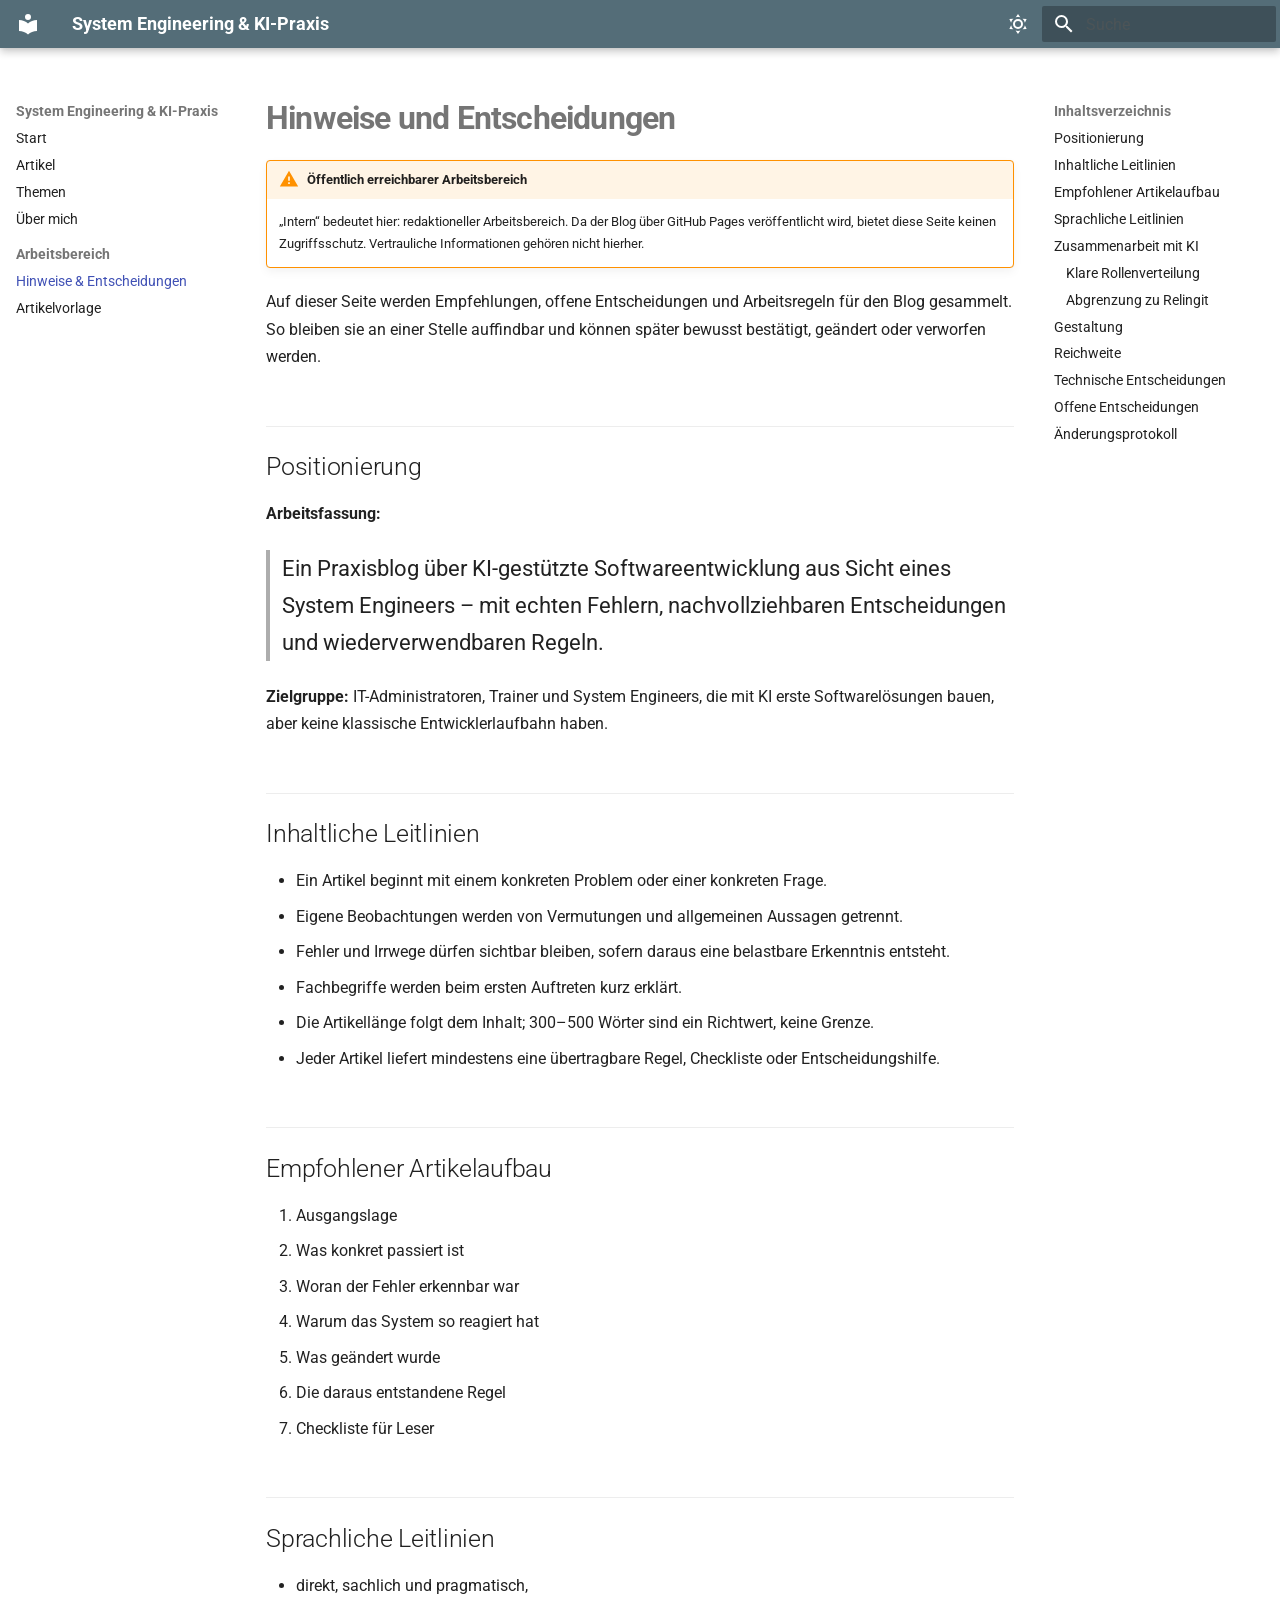
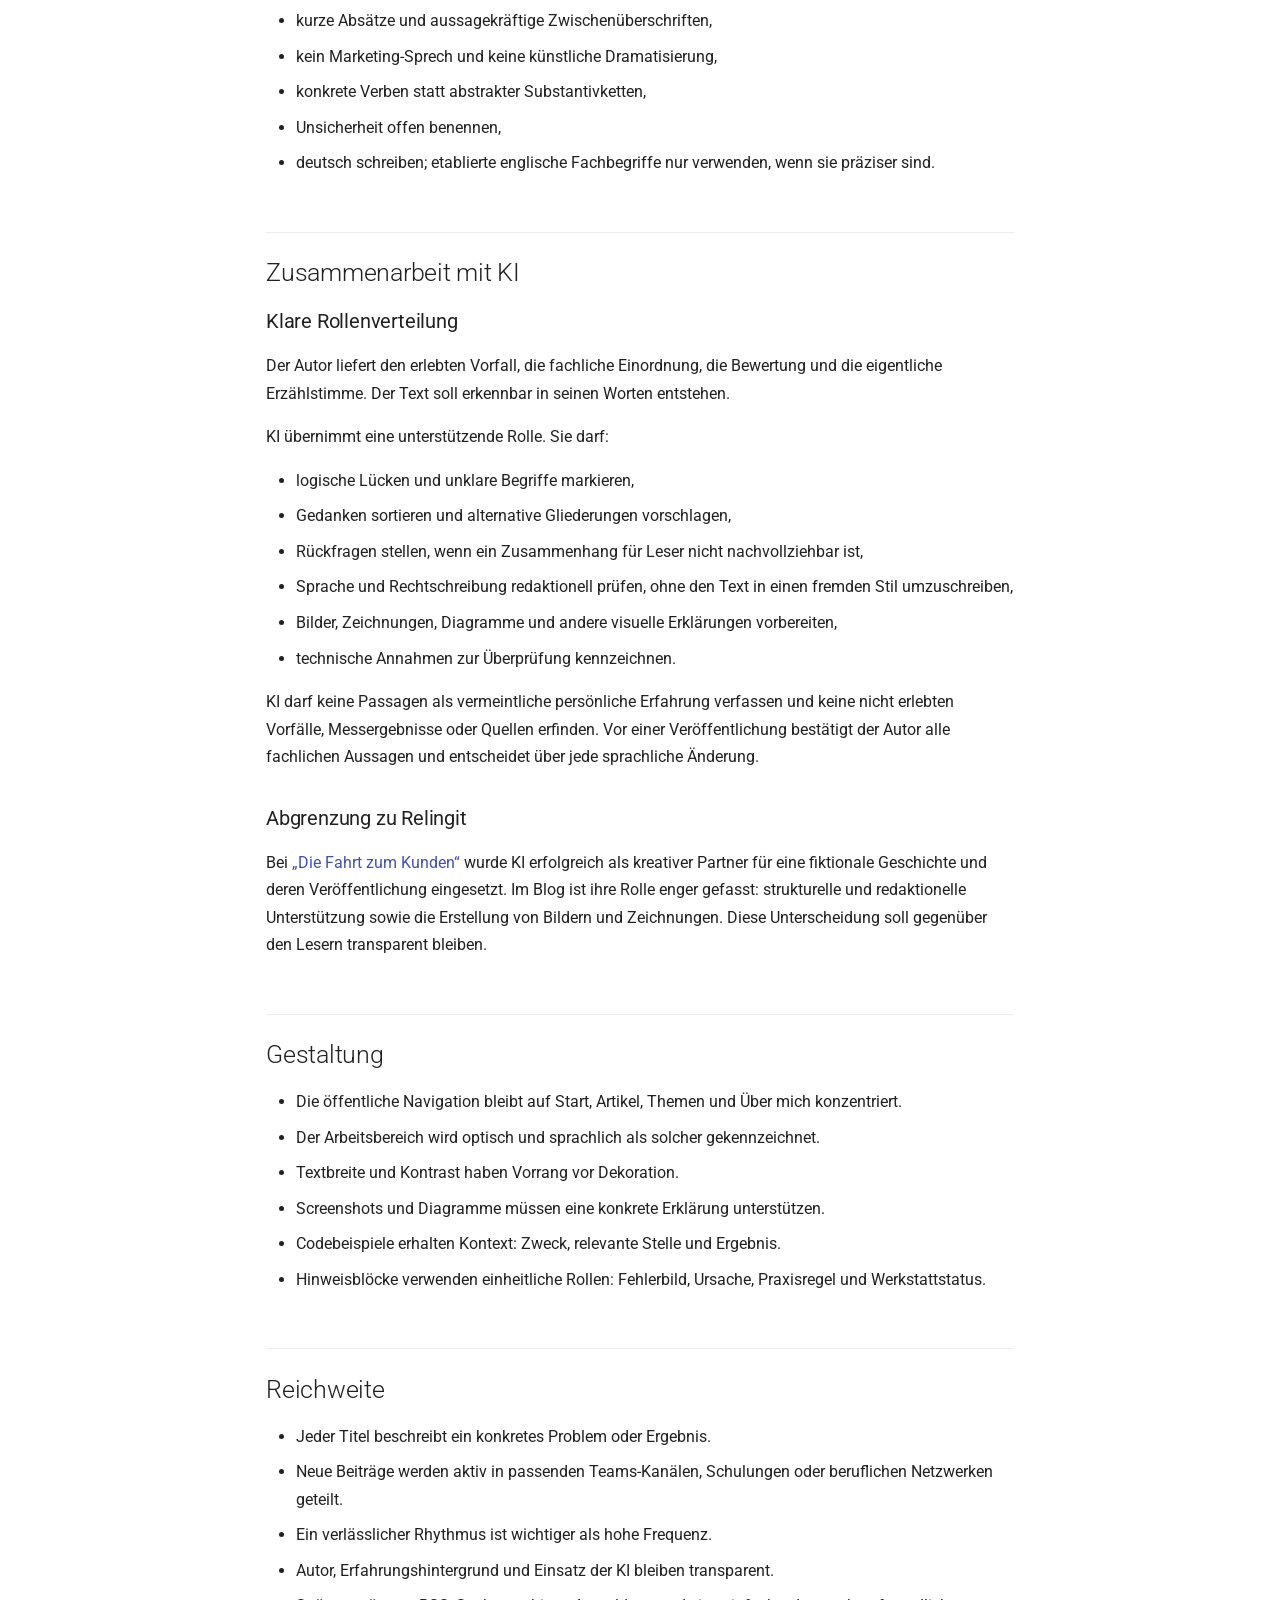
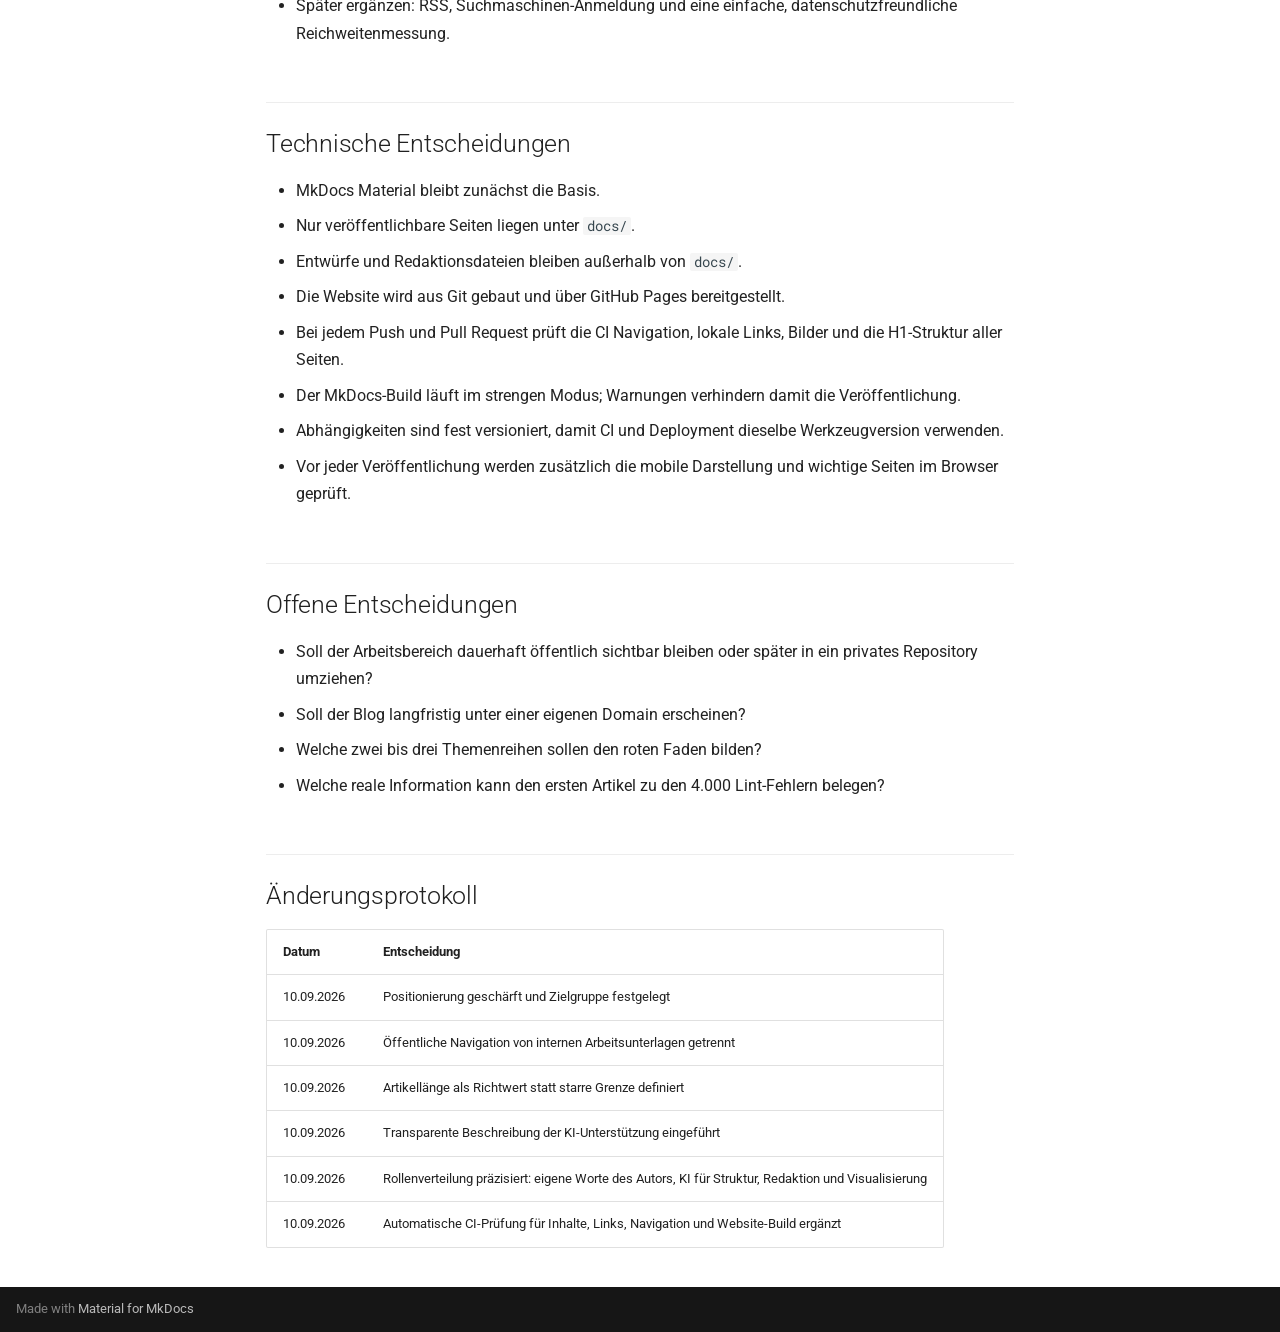
<file: intern/hinweise/index.html>
<!doctype html>
<html lang="de" class="no-js">
  <head>
    
      <meta charset="utf-8">
      <meta name="viewport" content="width=device-width,initial-scale=1">
      
        <meta name="description" content="Praxisberichte über KI-gestützte Softwareentwicklung aus dem Systemhaus-Alltag.">
      
      
        <meta name="author" content="Bernd Marnau">
      
      
        <link rel="canonical" href="https://bmarnau.github.io/blog-projekt/intern/hinweise/">
      
      
        <link rel="prev" href="../../ueber-mich/">
      
      
        <link rel="next" href="../artikelvorlage/">
      
      
        
      
      
      <link rel="icon" href="../../assets/images/favicon.png">
      <meta name="generator" content="mkdocs-1.6.1, mkdocs-material-9.7.7">
    
    
      
        <title>Hinweise & Entscheidungen - System Engineering & KI-Praxis</title>
      
    
    
      <link rel="stylesheet" href="../../assets/stylesheets/main.ec1eaa64.min.css">
      
        
        <link rel="stylesheet" href="../../assets/stylesheets/palette.ab4e12ef.min.css">
      
      


    
    
      
    
    
      
        
        
        <link rel="preconnect" href="https://fonts.gstatic.com" crossorigin>
        <link rel="stylesheet" href="https://fonts.googleapis.com/css?family=Roboto:300,300i,400,400i,700,700i%7CRoboto+Mono:400,400i,700,700i&display=fallback">
        <style>:root{--md-text-font:"Roboto";--md-code-font:"Roboto Mono"}</style>
      
    
    
      <link rel="stylesheet" href="../../stylesheets/extra.css">
    
    <script>__md_scope=new URL("../..",location),__md_hash=e=>[...e].reduce(((e,_)=>(e<<5)-e+_.charCodeAt(0)),0),__md_get=(e,_=localStorage,t=__md_scope)=>JSON.parse(_.getItem(t.pathname+"."+e)),__md_set=(e,_,t=localStorage,a=__md_scope)=>{try{t.setItem(a.pathname+"."+e,JSON.stringify(_))}catch(e){}}</script>
    
      

    
    
  </head>
  
  
    
    
      
    
    
    
    
    <body dir="ltr" data-md-color-scheme="default" data-md-color-primary="blue-grey" data-md-color-accent="teal">
  
    
    <input class="md-toggle" data-md-toggle="drawer" type="checkbox" id="__drawer" autocomplete="off">
    <input class="md-toggle" data-md-toggle="search" type="checkbox" id="__search" autocomplete="off">
    <label class="md-overlay" for="__drawer"></label>
    <div data-md-component="skip">
      
        
        <a href="#hinweise-und-entscheidungen" class="md-skip">
          Zum Inhalt
        </a>
      
    </div>
    <div data-md-component="announce">
      
    </div>
    
    
      

  

<header class="md-header md-header--shadow" data-md-component="header">
  <nav class="md-header__inner md-grid" aria-label="Kopfzeile">
    <a href="../.." title="System Engineering &amp; KI-Praxis" class="md-header__button md-logo" aria-label="System Engineering & KI-Praxis" data-md-component="logo">
      
  
  <svg xmlns="http://www.w3.org/2000/svg" viewBox="0 0 24 24"><path d="M12 8a3 3 0 0 0 3-3 3 3 0 0 0-3-3 3 3 0 0 0-3 3 3 3 0 0 0 3 3m0 3.54C9.64 9.35 6.5 8 3 8v11c3.5 0 6.64 1.35 9 3.54 2.36-2.19 5.5-3.54 9-3.54V8c-3.5 0-6.64 1.35-9 3.54"/></svg>

    </a>
    <label class="md-header__button md-icon" for="__drawer">
      
      <svg xmlns="http://www.w3.org/2000/svg" viewBox="0 0 24 24"><path d="M3 6h18v2H3zm0 5h18v2H3zm0 5h18v2H3z"/></svg>
    </label>
    <div class="md-header__title" data-md-component="header-title">
      <div class="md-header__ellipsis">
        <div class="md-header__topic">
          <span class="md-ellipsis">
            System Engineering & KI-Praxis
          </span>
        </div>
        <div class="md-header__topic" data-md-component="header-topic">
          <span class="md-ellipsis">
            
              Hinweise & Entscheidungen
            
          </span>
        </div>
      </div>
    </div>
    
      
        <form class="md-header__option" data-md-component="palette">
  
    
    
    
    <input class="md-option" data-md-color-media="(prefers-color-scheme: light)" data-md-color-scheme="default" data-md-color-primary="blue-grey" data-md-color-accent="teal"  aria-label="Zum Nacht-Design wechseln"  type="radio" name="__palette" id="__palette_0">
    
      <label class="md-header__button md-icon" title="Zum Nacht-Design wechseln" for="__palette_1" hidden>
        <svg xmlns="http://www.w3.org/2000/svg" viewBox="0 0 24 24"><path d="M12 7a5 5 0 0 1 5 5 5 5 0 0 1-5 5 5 5 0 0 1-5-5 5 5 0 0 1 5-5m0 2a3 3 0 0 0-3 3 3 3 0 0 0 3 3 3 3 0 0 0 3-3 3 3 0 0 0-3-3m0-7 2.39 3.42C13.65 5.15 12.84 5 12 5s-1.65.15-2.39.42zM3.34 7l4.16-.35A7.2 7.2 0 0 0 5.94 8.5c-.44.74-.69 1.5-.83 2.29zm.02 10 1.76-3.77a7.131 7.131 0 0 0 2.38 4.14zM20.65 7l-1.77 3.79a7.02 7.02 0 0 0-2.38-4.15zm-.01 10-4.14.36c.59-.51 1.12-1.14 1.54-1.86.42-.73.69-1.5.83-2.29zM12 22l-2.41-3.44c.74.27 1.55.44 2.41.44.82 0 1.63-.17 2.37-.44z"/></svg>
      </label>
    
  
    
    
    
    <input class="md-option" data-md-color-media="(prefers-color-scheme: dark)" data-md-color-scheme="slate" data-md-color-primary="blue-grey" data-md-color-accent="teal"  aria-label="Zum Tages-Design wechseln"  type="radio" name="__palette" id="__palette_1">
    
      <label class="md-header__button md-icon" title="Zum Tages-Design wechseln" for="__palette_0" hidden>
        <svg xmlns="http://www.w3.org/2000/svg" viewBox="0 0 24 24"><path d="m17.75 4.09-2.53 1.94.91 3.06-2.63-1.81-2.63 1.81.91-3.06-2.53-1.94L12.44 4l1.06-3 1.06 3zm3.5 6.91-1.64 1.25.59 1.98-1.7-1.17-1.7 1.17.59-1.98L15.75 11l2.06-.05L18.5 9l.69 1.95zm-2.28 4.95c.83-.08 1.72 1.1 1.19 1.85-.32.45-.66.87-1.08 1.27C15.17 23 8.84 23 4.94 19.07c-3.91-3.9-3.91-10.24 0-14.14.4-.4.82-.76 1.27-1.08.75-.53 1.93.36 1.85 1.19-.27 2.86.69 5.83 2.89 8.02a9.96 9.96 0 0 0 8.02 2.89m-1.64 2.02a12.08 12.08 0 0 1-7.8-3.47c-2.17-2.19-3.33-5-3.49-7.82-2.81 3.14-2.7 7.96.31 10.98 3.02 3.01 7.84 3.12 10.98.31"/></svg>
      </label>
    
  
</form>
      
    
    
      <script>var palette=__md_get("__palette");if(palette&&palette.color){if("(prefers-color-scheme)"===palette.color.media){var media=matchMedia("(prefers-color-scheme: light)"),input=document.querySelector(media.matches?"[data-md-color-media='(prefers-color-scheme: light)']":"[data-md-color-media='(prefers-color-scheme: dark)']");palette.color.media=input.getAttribute("data-md-color-media"),palette.color.scheme=input.getAttribute("data-md-color-scheme"),palette.color.primary=input.getAttribute("data-md-color-primary"),palette.color.accent=input.getAttribute("data-md-color-accent")}for(var[key,value]of Object.entries(palette.color))document.body.setAttribute("data-md-color-"+key,value)}</script>
    
    
    
      
      
        <label class="md-header__button md-icon" for="__search">
          
          <svg xmlns="http://www.w3.org/2000/svg" viewBox="0 0 24 24"><path d="M9.5 3A6.5 6.5 0 0 1 16 9.5c0 1.61-.59 3.09-1.56 4.23l.27.27h.79l5 5-1.5 1.5-5-5v-.79l-.27-.27A6.52 6.52 0 0 1 9.5 16 6.5 6.5 0 0 1 3 9.5 6.5 6.5 0 0 1 9.5 3m0 2C7 5 5 7 5 9.5S7 14 9.5 14 14 12 14 9.5 12 5 9.5 5"/></svg>
        </label>
        <div class="md-search" data-md-component="search" role="dialog">
  <label class="md-search__overlay" for="__search"></label>
  <div class="md-search__inner" role="search">
    <form class="md-search__form" name="search">
      <input type="text" class="md-search__input" name="query" aria-label="Suche" placeholder="Suche" autocapitalize="off" autocorrect="off" autocomplete="off" spellcheck="false" data-md-component="search-query" required>
      <label class="md-search__icon md-icon" for="__search">
        
        <svg xmlns="http://www.w3.org/2000/svg" viewBox="0 0 24 24"><path d="M9.5 3A6.5 6.5 0 0 1 16 9.5c0 1.61-.59 3.09-1.56 4.23l.27.27h.79l5 5-1.5 1.5-5-5v-.79l-.27-.27A6.52 6.52 0 0 1 9.5 16 6.5 6.5 0 0 1 3 9.5 6.5 6.5 0 0 1 9.5 3m0 2C7 5 5 7 5 9.5S7 14 9.5 14 14 12 14 9.5 12 5 9.5 5"/></svg>
        
        <svg xmlns="http://www.w3.org/2000/svg" viewBox="0 0 24 24"><path d="M20 11v2H8l5.5 5.5-1.42 1.42L4.16 12l7.92-7.92L13.5 5.5 8 11z"/></svg>
      </label>
      <nav class="md-search__options" aria-label="Suche">
        
        <button type="reset" class="md-search__icon md-icon" title="Zurücksetzen" aria-label="Zurücksetzen" tabindex="-1">
          
          <svg xmlns="http://www.w3.org/2000/svg" viewBox="0 0 24 24"><path d="M19 6.41 17.59 5 12 10.59 6.41 5 5 6.41 10.59 12 5 17.59 6.41 19 12 13.41 17.59 19 19 17.59 13.41 12z"/></svg>
        </button>
      </nav>
      
        <div class="md-search__suggest" data-md-component="search-suggest"></div>
      
    </form>
    <div class="md-search__output">
      <div class="md-search__scrollwrap" tabindex="0" data-md-scrollfix>
        <div class="md-search-result" data-md-component="search-result">
          <div class="md-search-result__meta">
            Suche wird initialisiert
          </div>
          <ol class="md-search-result__list" role="presentation"></ol>
        </div>
      </div>
    </div>
  </div>
</div>
      
    
    
  </nav>
  
</header>
    
    <div class="md-container" data-md-component="container">
      
      
        
          
        
      
      <main class="md-main" data-md-component="main">
        <div class="md-main__inner md-grid">
          
            
              
              <div class="md-sidebar md-sidebar--primary" data-md-component="sidebar" data-md-type="navigation" >
                <div class="md-sidebar__scrollwrap">
                  <div class="md-sidebar__inner">
                    



<nav class="md-nav md-nav--primary" aria-label="Navigation" data-md-level="0">
  <label class="md-nav__title" for="__drawer">
    <a href="../.." title="System Engineering &amp; KI-Praxis" class="md-nav__button md-logo" aria-label="System Engineering & KI-Praxis" data-md-component="logo">
      
  
  <svg xmlns="http://www.w3.org/2000/svg" viewBox="0 0 24 24"><path d="M12 8a3 3 0 0 0 3-3 3 3 0 0 0-3-3 3 3 0 0 0-3 3 3 3 0 0 0 3 3m0 3.54C9.64 9.35 6.5 8 3 8v11c3.5 0 6.64 1.35 9 3.54 2.36-2.19 5.5-3.54 9-3.54V8c-3.5 0-6.64 1.35-9 3.54"/></svg>

    </a>
    System Engineering & KI-Praxis
  </label>
  
  <ul class="md-nav__list" data-md-scrollfix>
    
      
      
  
  
  
  
    <li class="md-nav__item">
      <a href="../.." class="md-nav__link">
        
  
  
  <span class="md-ellipsis">
    
  
    Start
  

    
  </span>
  
  

      </a>
    </li>
  

    
      
      
  
  
  
  
    <li class="md-nav__item">
      <a href="../../artikel/" class="md-nav__link">
        
  
  
  <span class="md-ellipsis">
    
  
    Artikel
  

    
  </span>
  
  

      </a>
    </li>
  

    
      
      
  
  
  
  
    <li class="md-nav__item">
      <a href="../../themen/" class="md-nav__link">
        
  
  
  <span class="md-ellipsis">
    
  
    Themen
  

    
  </span>
  
  

      </a>
    </li>
  

    
      
      
  
  
  
  
    <li class="md-nav__item">
      <a href="../../ueber-mich/" class="md-nav__link">
        
  
  
  <span class="md-ellipsis">
    
  
    Über mich
  

    
  </span>
  
  

      </a>
    </li>
  

    
      
      
  
  
    
  
  
  
    
    
      
        
      
        
      
    
    
    
      
        
        
      
    
    
    <li class="md-nav__item md-nav__item--active md-nav__item--section md-nav__item--nested">
      
        
        
        <input class="md-nav__toggle md-toggle " type="checkbox" id="__nav_5" checked>
        
          
          <label class="md-nav__link" for="__nav_5" id="__nav_5_label" tabindex="">
            
  
  
  <span class="md-ellipsis">
    
  
    Arbeitsbereich
  

    
  </span>
  
  

            <span class="md-nav__icon md-icon"></span>
          </label>
        
        <nav class="md-nav" data-md-level="1" aria-labelledby="__nav_5_label" aria-expanded="true">
          <label class="md-nav__title" for="__nav_5">
            <span class="md-nav__icon md-icon"></span>
            
  
    Arbeitsbereich
  

          </label>
          <ul class="md-nav__list" data-md-scrollfix>
            
              
                
  
  
    
  
  
  
    <li class="md-nav__item md-nav__item--active">
      
      <input class="md-nav__toggle md-toggle" type="checkbox" id="__toc">
      
      
        
      
      
        <label class="md-nav__link md-nav__link--active" for="__toc">
          
  
  
  <span class="md-ellipsis">
    
  
    Hinweise & Entscheidungen
  

    
  </span>
  
  

          <span class="md-nav__icon md-icon"></span>
        </label>
      
      <a href="./" class="md-nav__link md-nav__link--active">
        
  
  
  <span class="md-ellipsis">
    
  
    Hinweise & Entscheidungen
  

    
  </span>
  
  

      </a>
      
        

<nav class="md-nav md-nav--secondary" aria-label="Inhaltsverzeichnis">
  
  
  
    
  
  
    <label class="md-nav__title" for="__toc">
      <span class="md-nav__icon md-icon"></span>
      Inhaltsverzeichnis
    </label>
    <ul class="md-nav__list" data-md-component="toc" data-md-scrollfix>
      
        <li class="md-nav__item">
  <a href="#positionierung" class="md-nav__link">
    <span class="md-ellipsis">
      
        Positionierung
      
    </span>
  </a>
  
</li>
      
        <li class="md-nav__item">
  <a href="#inhaltliche-leitlinien" class="md-nav__link">
    <span class="md-ellipsis">
      
        Inhaltliche Leitlinien
      
    </span>
  </a>
  
</li>
      
        <li class="md-nav__item">
  <a href="#empfohlener-artikelaufbau" class="md-nav__link">
    <span class="md-ellipsis">
      
        Empfohlener Artikelaufbau
      
    </span>
  </a>
  
</li>
      
        <li class="md-nav__item">
  <a href="#sprachliche-leitlinien" class="md-nav__link">
    <span class="md-ellipsis">
      
        Sprachliche Leitlinien
      
    </span>
  </a>
  
</li>
      
        <li class="md-nav__item">
  <a href="#zusammenarbeit-mit-ki" class="md-nav__link">
    <span class="md-ellipsis">
      
        Zusammenarbeit mit KI
      
    </span>
  </a>
  
    <nav class="md-nav" aria-label="Zusammenarbeit mit KI">
      <ul class="md-nav__list">
        
          <li class="md-nav__item">
  <a href="#klare-rollenverteilung" class="md-nav__link">
    <span class="md-ellipsis">
      
        Klare Rollenverteilung
      
    </span>
  </a>
  
</li>
        
          <li class="md-nav__item">
  <a href="#abgrenzung-zu-relingit" class="md-nav__link">
    <span class="md-ellipsis">
      
        Abgrenzung zu Relingit
      
    </span>
  </a>
  
</li>
        
      </ul>
    </nav>
  
</li>
      
        <li class="md-nav__item">
  <a href="#gestaltung" class="md-nav__link">
    <span class="md-ellipsis">
      
        Gestaltung
      
    </span>
  </a>
  
</li>
      
        <li class="md-nav__item">
  <a href="#reichweite" class="md-nav__link">
    <span class="md-ellipsis">
      
        Reichweite
      
    </span>
  </a>
  
</li>
      
        <li class="md-nav__item">
  <a href="#technische-entscheidungen" class="md-nav__link">
    <span class="md-ellipsis">
      
        Technische Entscheidungen
      
    </span>
  </a>
  
</li>
      
        <li class="md-nav__item">
  <a href="#offene-entscheidungen" class="md-nav__link">
    <span class="md-ellipsis">
      
        Offene Entscheidungen
      
    </span>
  </a>
  
</li>
      
        <li class="md-nav__item">
  <a href="#anderungsprotokoll" class="md-nav__link">
    <span class="md-ellipsis">
      
        Änderungsprotokoll
      
    </span>
  </a>
  
</li>
      
    </ul>
  
</nav>
      
    </li>
  

              
            
              
                
  
  
  
  
    <li class="md-nav__item">
      <a href="../artikelvorlage/" class="md-nav__link">
        
  
  
  <span class="md-ellipsis">
    
  
    Artikelvorlage
  

    
  </span>
  
  

      </a>
    </li>
  

              
            
          </ul>
        </nav>
      
    </li>
  

    
  </ul>
</nav>
                  </div>
                </div>
              </div>
            
            
              
              <div class="md-sidebar md-sidebar--secondary" data-md-component="sidebar" data-md-type="toc" >
                <div class="md-sidebar__scrollwrap">
                  <div class="md-sidebar__inner">
                    

<nav class="md-nav md-nav--secondary" aria-label="Inhaltsverzeichnis">
  
  
  
    
  
  
    <label class="md-nav__title" for="__toc">
      <span class="md-nav__icon md-icon"></span>
      Inhaltsverzeichnis
    </label>
    <ul class="md-nav__list" data-md-component="toc" data-md-scrollfix>
      
        <li class="md-nav__item">
  <a href="#positionierung" class="md-nav__link">
    <span class="md-ellipsis">
      
        Positionierung
      
    </span>
  </a>
  
</li>
      
        <li class="md-nav__item">
  <a href="#inhaltliche-leitlinien" class="md-nav__link">
    <span class="md-ellipsis">
      
        Inhaltliche Leitlinien
      
    </span>
  </a>
  
</li>
      
        <li class="md-nav__item">
  <a href="#empfohlener-artikelaufbau" class="md-nav__link">
    <span class="md-ellipsis">
      
        Empfohlener Artikelaufbau
      
    </span>
  </a>
  
</li>
      
        <li class="md-nav__item">
  <a href="#sprachliche-leitlinien" class="md-nav__link">
    <span class="md-ellipsis">
      
        Sprachliche Leitlinien
      
    </span>
  </a>
  
</li>
      
        <li class="md-nav__item">
  <a href="#zusammenarbeit-mit-ki" class="md-nav__link">
    <span class="md-ellipsis">
      
        Zusammenarbeit mit KI
      
    </span>
  </a>
  
    <nav class="md-nav" aria-label="Zusammenarbeit mit KI">
      <ul class="md-nav__list">
        
          <li class="md-nav__item">
  <a href="#klare-rollenverteilung" class="md-nav__link">
    <span class="md-ellipsis">
      
        Klare Rollenverteilung
      
    </span>
  </a>
  
</li>
        
          <li class="md-nav__item">
  <a href="#abgrenzung-zu-relingit" class="md-nav__link">
    <span class="md-ellipsis">
      
        Abgrenzung zu Relingit
      
    </span>
  </a>
  
</li>
        
      </ul>
    </nav>
  
</li>
      
        <li class="md-nav__item">
  <a href="#gestaltung" class="md-nav__link">
    <span class="md-ellipsis">
      
        Gestaltung
      
    </span>
  </a>
  
</li>
      
        <li class="md-nav__item">
  <a href="#reichweite" class="md-nav__link">
    <span class="md-ellipsis">
      
        Reichweite
      
    </span>
  </a>
  
</li>
      
        <li class="md-nav__item">
  <a href="#technische-entscheidungen" class="md-nav__link">
    <span class="md-ellipsis">
      
        Technische Entscheidungen
      
    </span>
  </a>
  
</li>
      
        <li class="md-nav__item">
  <a href="#offene-entscheidungen" class="md-nav__link">
    <span class="md-ellipsis">
      
        Offene Entscheidungen
      
    </span>
  </a>
  
</li>
      
        <li class="md-nav__item">
  <a href="#anderungsprotokoll" class="md-nav__link">
    <span class="md-ellipsis">
      
        Änderungsprotokoll
      
    </span>
  </a>
  
</li>
      
    </ul>
  
</nav>
                  </div>
                </div>
              </div>
            
          
          
            <div class="md-content" data-md-component="content">
              
              <article class="md-content__inner md-typeset">
                
                  



<h1 id="hinweise-und-entscheidungen">Hinweise und Entscheidungen</h1>
<div class="admonition warning">
<p class="admonition-title">Öffentlich erreichbarer Arbeitsbereich</p>
<p>„Intern“ bedeutet hier: redaktioneller Arbeitsbereich. Da der Blog über GitHub Pages veröffentlicht wird, bietet diese Seite keinen Zugriffsschutz. Vertrauliche Informationen gehören nicht hierher.</p>
</div>
<p>Auf dieser Seite werden Empfehlungen, offene Entscheidungen und Arbeitsregeln für den Blog gesammelt. So bleiben sie an einer Stelle auffindbar und können später bewusst bestätigt, geändert oder verworfen werden.</p>
<h2 id="positionierung">Positionierung</h2>
<p><strong>Arbeitsfassung:</strong></p>
<blockquote>
<p>Ein Praxisblog über KI-gestützte Softwareentwicklung aus Sicht eines System Engineers – mit echten Fehlern, nachvollziehbaren Entscheidungen und wiederverwendbaren Regeln.</p>
</blockquote>
<p><strong>Zielgruppe:</strong> IT-Administratoren, Trainer und System Engineers, die mit KI erste Softwarelösungen bauen, aber keine klassische Entwicklerlaufbahn haben.</p>
<h2 id="inhaltliche-leitlinien">Inhaltliche Leitlinien</h2>
<ul>
<li>Ein Artikel beginnt mit einem konkreten Problem oder einer konkreten Frage.</li>
<li>Eigene Beobachtungen werden von Vermutungen und allgemeinen Aussagen getrennt.</li>
<li>Fehler und Irrwege dürfen sichtbar bleiben, sofern daraus eine belastbare Erkenntnis entsteht.</li>
<li>Fachbegriffe werden beim ersten Auftreten kurz erklärt.</li>
<li>Die Artikellänge folgt dem Inhalt; 300–500 Wörter sind ein Richtwert, keine Grenze.</li>
<li>Jeder Artikel liefert mindestens eine übertragbare Regel, Checkliste oder Entscheidungshilfe.</li>
</ul>
<h2 id="empfohlener-artikelaufbau">Empfohlener Artikelaufbau</h2>
<ol>
<li>Ausgangslage</li>
<li>Was konkret passiert ist</li>
<li>Woran der Fehler erkennbar war</li>
<li>Warum das System so reagiert hat</li>
<li>Was geändert wurde</li>
<li>Die daraus entstandene Regel</li>
<li>Checkliste für Leser</li>
</ol>
<h2 id="sprachliche-leitlinien">Sprachliche Leitlinien</h2>
<ul>
<li>direkt, sachlich und pragmatisch,</li>
<li>kurze Absätze und aussagekräftige Zwischenüberschriften,</li>
<li>kein Marketing-Sprech und keine künstliche Dramatisierung,</li>
<li>konkrete Verben statt abstrakter Substantivketten,</li>
<li>Unsicherheit offen benennen,</li>
<li>deutsch schreiben; etablierte englische Fachbegriffe nur verwenden, wenn sie präziser sind.</li>
</ul>
<h2 id="zusammenarbeit-mit-ki">Zusammenarbeit mit KI</h2>
<h3 id="klare-rollenverteilung">Klare Rollenverteilung</h3>
<p>Der Autor liefert den erlebten Vorfall, die fachliche Einordnung, die Bewertung und die eigentliche Erzählstimme. Der Text soll erkennbar in seinen Worten entstehen.</p>
<p>KI übernimmt eine unterstützende Rolle. Sie darf:</p>
<ul>
<li>logische Lücken und unklare Begriffe markieren,</li>
<li>Gedanken sortieren und alternative Gliederungen vorschlagen,</li>
<li>Rückfragen stellen, wenn ein Zusammenhang für Leser nicht nachvollziehbar ist,</li>
<li>Sprache und Rechtschreibung redaktionell prüfen, ohne den Text in einen fremden Stil umzuschreiben,</li>
<li>Bilder, Zeichnungen, Diagramme und andere visuelle Erklärungen vorbereiten,</li>
<li>technische Annahmen zur Überprüfung kennzeichnen.</li>
</ul>
<p>KI darf keine Passagen als vermeintliche persönliche Erfahrung verfassen und keine nicht erlebten Vorfälle, Messergebnisse oder Quellen erfinden. Vor einer Veröffentlichung bestätigt der Autor alle fachlichen Aussagen und entscheidet über jede sprachliche Änderung.</p>
<h3 id="abgrenzung-zu-relingit">Abgrenzung zu Relingit</h3>
<p>Bei <a href="https://berndmarnau.de/relingit/">„Die Fahrt zum Kunden“</a> wurde KI erfolgreich als kreativer Partner für eine fiktionale Geschichte und deren Veröffentlichung eingesetzt. Im Blog ist ihre Rolle enger gefasst: strukturelle und redaktionelle Unterstützung sowie die Erstellung von Bildern und Zeichnungen. Diese Unterscheidung soll gegenüber den Lesern transparent bleiben.</p>
<h2 id="gestaltung">Gestaltung</h2>
<ul>
<li>Die öffentliche Navigation bleibt auf Start, Artikel, Themen und Über mich konzentriert.</li>
<li>Der Arbeitsbereich wird optisch und sprachlich als solcher gekennzeichnet.</li>
<li>Textbreite und Kontrast haben Vorrang vor Dekoration.</li>
<li>Screenshots und Diagramme müssen eine konkrete Erklärung unterstützen.</li>
<li>Codebeispiele erhalten Kontext: Zweck, relevante Stelle und Ergebnis.</li>
<li>Hinweisblöcke verwenden einheitliche Rollen: Fehlerbild, Ursache, Praxisregel und Werkstattstatus.</li>
</ul>
<h2 id="reichweite">Reichweite</h2>
<ul>
<li>Jeder Titel beschreibt ein konkretes Problem oder Ergebnis.</li>
<li>Neue Beiträge werden aktiv in passenden Teams-Kanälen, Schulungen oder beruflichen Netzwerken geteilt.</li>
<li>Ein verlässlicher Rhythmus ist wichtiger als hohe Frequenz.</li>
<li>Autor, Erfahrungshintergrund und Einsatz der KI bleiben transparent.</li>
<li>Später ergänzen: RSS, Suchmaschinen-Anmeldung und eine einfache, datenschutzfreundliche Reichweitenmessung.</li>
</ul>
<h2 id="technische-entscheidungen">Technische Entscheidungen</h2>
<ul>
<li>MkDocs Material bleibt zunächst die Basis.</li>
<li>Nur veröffentlichbare Seiten liegen unter <code>docs/</code>.</li>
<li>Entwürfe und Redaktionsdateien bleiben außerhalb von <code>docs/</code>.</li>
<li>Die Website wird aus Git gebaut und über GitHub Pages bereitgestellt.</li>
<li>Bei jedem Push und Pull Request prüft die CI Navigation, lokale Links, Bilder und die H1-Struktur aller Seiten.</li>
<li>Der MkDocs-Build läuft im strengen Modus; Warnungen verhindern damit die Veröffentlichung.</li>
<li>Abhängigkeiten sind fest versioniert, damit CI und Deployment dieselbe Werkzeugversion verwenden.</li>
<li>Vor jeder Veröffentlichung werden zusätzlich die mobile Darstellung und wichtige Seiten im Browser geprüft.</li>
</ul>
<h2 id="offene-entscheidungen">Offene Entscheidungen</h2>
<ul>
<li>Soll der Arbeitsbereich dauerhaft öffentlich sichtbar bleiben oder später in ein privates Repository umziehen?</li>
<li>Soll der Blog langfristig unter einer eigenen Domain erscheinen?</li>
<li>Welche zwei bis drei Themenreihen sollen den roten Faden bilden?</li>
<li>Welche reale Information kann den ersten Artikel zu den 4.000 Lint-Fehlern belegen?</li>
</ul>
<h2 id="anderungsprotokoll">Änderungsprotokoll</h2>
<table>
<thead>
<tr>
<th>Datum</th>
<th>Entscheidung</th>
</tr>
</thead>
<tbody>
<tr>
<td>10.09.2026</td>
<td>Positionierung geschärft und Zielgruppe festgelegt</td>
</tr>
<tr>
<td>10.09.2026</td>
<td>Öffentliche Navigation von internen Arbeitsunterlagen getrennt</td>
</tr>
<tr>
<td>10.09.2026</td>
<td>Artikellänge als Richtwert statt starre Grenze definiert</td>
</tr>
<tr>
<td>10.09.2026</td>
<td>Transparente Beschreibung der KI-Unterstützung eingeführt</td>
</tr>
<tr>
<td>10.09.2026</td>
<td>Rollenverteilung präzisiert: eigene Worte des Autors, KI für Struktur, Redaktion und Visualisierung</td>
</tr>
<tr>
<td>10.09.2026</td>
<td>Automatische CI-Prüfung für Inhalte, Links, Navigation und Website-Build ergänzt</td>
</tr>
</tbody>
</table>












                
              </article>
            </div>
          
          
<script>var target=document.getElementById(location.hash.slice(1));target&&target.name&&(target.checked=target.name.startsWith("__tabbed_"))</script>
        </div>
        
          <button type="button" class="md-top md-icon" data-md-component="top" hidden>
  
  <svg xmlns="http://www.w3.org/2000/svg" viewBox="0 0 24 24"><path d="M13 20h-2V8l-5.5 5.5-1.42-1.42L12 4.16l7.92 7.92-1.42 1.42L13 8z"/></svg>
  Zurück zum Seitenanfang
</button>
        
      </main>
      
        <footer class="md-footer">
  
  <div class="md-footer-meta md-typeset">
    <div class="md-footer-meta__inner md-grid">
      <div class="md-copyright">
  
  
    Made with
    <a href="https://squidfunk.github.io/mkdocs-material/" target="_blank" rel="noopener">
      Material for MkDocs
    </a>
  
</div>
      
    </div>
  </div>
</footer>
      
    </div>
    <div class="md-dialog" data-md-component="dialog">
      <div class="md-dialog__inner md-typeset"></div>
    </div>
    
    
    
      
      
      <script id="__config" type="application/json">{"annotate": null, "base": "../..", "features": ["navigation.indexes", "navigation.top", "navigation.instant", "navigation.sections", "search.suggest", "search.highlight"], "search": "../../assets/javascripts/workers/search.2c215733.min.js", "tags": null, "translations": {"clipboard.copied": "In Zwischenablage kopiert", "clipboard.copy": "In Zwischenablage kopieren", "search.result.more.one": "1 weiteres Suchergebnis auf dieser Seite", "search.result.more.other": "# weitere Suchergebnisse auf dieser Seite", "search.result.none": "Keine Suchergebnisse", "search.result.one": "1 Suchergebnis", "search.result.other": "# Suchergebnisse", "search.result.placeholder": "Suchbegriff eingeben", "search.result.term.missing": "Es fehlt", "select.version": "Version ausw\u00e4hlen"}, "version": null}</script>
    
    
      <script src="../../assets/javascripts/bundle.d7400e89.min.js"></script>
      
    
  </body>
</html>
</file>
<file: stylesheets/extra.css>
:root {
  --md-primary-fg-color: #263746;
  --md-primary-fg-color--light: #3f5568;
  --md-primary-fg-color--dark: #172630;
  --journal-accent: #2f6f73;
  --journal-surface: #f4f7f7;
}

[data-md-color-scheme="slate"] {
  --journal-accent: #79c6c8;
  --journal-surface: #1d2a32;
}

.md-grid { max-width: 76rem; }
.md-content__inner { max-width: 52rem; }

.md-typeset h1 {
  font-weight: 700;
  letter-spacing: -0.025em;
  margin-bottom: 0.6em;
}

.md-typeset h2 {
  border-top: 1px solid var(--md-default-fg-color--lightest);
  margin-top: 2.2em;
  padding-top: 0.9em;
}

.md-typeset p,
.md-typeset li { line-height: 1.72; }

.md-typeset blockquote {
  border-left-color: var(--journal-accent);
  color: var(--md-default-fg-color);
  font-size: 1.08rem;
}

.md-button {
  border-radius: 0.2rem;
  margin-bottom: 0.4rem;
  margin-right: 0.35rem;
}

.md-typeset .md-button--primary {
  background-color: var(--journal-accent);
  border-color: var(--journal-accent);
}

.value-grid {
  display: grid;
  gap: 1rem;
  grid-template-columns: repeat(3, minmax(0, 1fr));
  margin: 1.5rem 0 2rem;
}

.value-card {
  background: var(--journal-surface);
  border-top: 0.2rem solid var(--journal-accent);
  padding: 0 1rem 0.3rem;
}

.value-grid h3 { margin-top: 0.8rem; }

@media screen and (max-width: 44.9375em) {
  .value-grid { grid-template-columns: 1fr; }
  .md-typeset h1 { font-size: 1.8rem; }
}
</file>
<file: assets/stylesheets/main.ec1eaa64.min.css>
@charset "UTF-8";html{-webkit-text-size-adjust:none;-moz-text-size-adjust:none;text-size-adjust:none;box-sizing:border-box}*,:after,:before{box-sizing:inherit}@media (prefers-reduced-motion){*,:after,:before{transition:none!important}}body{margin:0}a,button,input,label{-webkit-tap-highlight-color:transparent}a{color:inherit;text-decoration:none}hr{border:0;box-sizing:initial;display:block;height:.05rem;overflow:visible;padding:0}small{font-size:80%}sub,sup{line-height:1em}img{border-style:none}table{border-collapse:initial;border-spacing:0}td,th{font-weight:400;vertical-align:top}button{background:#0000;border:0;font-family:inherit;font-size:inherit;margin:0;padding:0}input{border:0;outline:none}:root{--md-primary-fg-color:#4051b5;--md-primary-fg-color--light:#5d6cc0;--md-primary-fg-color--dark:#303fa1;--md-primary-bg-color:#fff;--md-primary-bg-color--light:#ffffffb3;--md-accent-fg-color:#526cfe;--md-accent-fg-color--transparent:#526cfe1a;--md-accent-bg-color:#fff;--md-accent-bg-color--light:#ffffffb3}[data-md-color-scheme=default]{color-scheme:light}[data-md-color-scheme=default] img[src$="#gh-dark-mode-only"],[data-md-color-scheme=default] img[src$="#only-dark"]{display:none}:root,[data-md-color-scheme=default]{--md-hue:225deg;--md-default-fg-color:#000000de;--md-default-fg-color--light:#0000008a;--md-default-fg-color--lighter:#00000052;--md-default-fg-color--lightest:#00000012;--md-default-bg-color:#fff;--md-default-bg-color--light:#ffffffb3;--md-default-bg-color--lighter:#ffffff4d;--md-default-bg-color--lightest:#ffffff1f;--md-code-fg-color:#36464e;--md-code-bg-color:#f5f5f5;--md-code-bg-color--light:#f5f5f5b3;--md-code-bg-color--lighter:#f5f5f54d;--md-code-hl-color:#4287ff;--md-code-hl-color--light:#4287ff1a;--md-code-hl-number-color:#d52a2a;--md-code-hl-special-color:#db1457;--md-code-hl-function-color:#a846b9;--md-code-hl-constant-color:#6e59d9;--md-code-hl-keyword-color:#3f6ec6;--md-code-hl-string-color:#1c7d4d;--md-code-hl-name-color:var(--md-code-fg-color);--md-code-hl-operator-color:var(--md-default-fg-color--light);--md-code-hl-punctuation-color:var(--md-default-fg-color--light);--md-code-hl-comment-color:var(--md-default-fg-color--light);--md-code-hl-generic-color:var(--md-default-fg-color--light);--md-code-hl-variable-color:var(--md-default-fg-color--light);--md-typeset-color:var(--md-default-fg-color);--md-typeset-a-color:var(--md-primary-fg-color);--md-typeset-del-color:#f5503d26;--md-typeset-ins-color:#0bd57026;--md-typeset-kbd-color:#fafafa;--md-typeset-kbd-accent-color:#fff;--md-typeset-kbd-border-color:#b8b8b8;--md-typeset-mark-color:#ffff0080;--md-typeset-table-color:#0000001f;--md-typeset-table-color--light:rgba(0,0,0,.035);--md-admonition-fg-color:var(--md-default-fg-color);--md-admonition-bg-color:var(--md-default-bg-color);--md-warning-fg-color:#000000de;--md-warning-bg-color:#ff9;--md-footer-fg-color:#fff;--md-footer-fg-color--light:#ffffffb3;--md-footer-fg-color--lighter:#ffffff73;--md-footer-bg-color:#000000de;--md-footer-bg-color--dark:#00000052;--md-shadow-z1:0 0.2rem 0.5rem #0000000d,0 0 0.05rem #0000001a;--md-shadow-z2:0 0.2rem 0.5rem #0000001a,0 0 0.05rem #00000040;--md-shadow-z3:0 0.2rem 0.5rem #0003,0 0 0.05rem #00000059}.md-icon svg{fill:currentcolor;display:block;height:1.2rem;width:1.2rem}body{-webkit-font-smoothing:antialiased;-moz-osx-font-smoothing:grayscale;--md-text-font-family:var(--md-text-font,_),-apple-system,BlinkMacSystemFont,Helvetica,Arial,sans-serif;--md-code-font-family:var(--md-code-font,_),SFMono-Regular,Consolas,Menlo,monospace}aside,body,input{font-feature-settings:"kern","liga";color:var(--md-typeset-color);font-family:var(--md-text-font-family)}code,kbd,pre{font-feature-settings:"kern";font-family:var(--md-code-font-family)}:root{--md-typeset-table-sort-icon:url('data:image/svg+xml;charset=utf-8,<svg xmlns="http://www.w3.org/2000/svg" viewBox="0 0 24 24"><path d="m18 21-4-4h3V7h-3l4-4 4 4h-3v10h3M2 19v-2h10v2M2 13v-2h7v2M2 7V5h4v2z"/></svg>');--md-typeset-table-sort-icon--asc:url('data:image/svg+xml;charset=utf-8,<svg xmlns="http://www.w3.org/2000/svg" viewBox="0 0 24 24"><path d="M19 17h3l-4 4-4-4h3V3h2M2 17h10v2H2M6 5v2H2V5m0 6h7v2H2z"/></svg>');--md-typeset-table-sort-icon--desc:url('data:image/svg+xml;charset=utf-8,<svg xmlns="http://www.w3.org/2000/svg" viewBox="0 0 24 24"><path d="M19 7h3l-4-4-4 4h3v14h2M2 17h10v2H2M6 5v2H2V5m0 6h7v2H2z"/></svg>')}.md-typeset{-webkit-print-color-adjust:exact;color-adjust:exact;font-size:.8rem;line-height:1.6;overflow-wrap:break-word}@media print{.md-typeset{font-size:.68rem}}.md-typeset blockquote,.md-typeset dl,.md-typeset figure,.md-typeset ol,.md-typeset pre,.md-typeset ul{margin-bottom:1em;margin-top:1em}.md-typeset h1{color:var(--md-default-fg-color--light);font-size:2em;line-height:1.3;margin:0 0 1.25em}.md-typeset h1,.md-typeset h2{font-weight:300;letter-spacing:-.01em}.md-typeset h2{font-size:1.5625em;line-height:1.4;margin:1.6em 0 .64em}.md-typeset h3{font-size:1.25em;font-weight:400;letter-spacing:-.01em;line-height:1.5;margin:1.6em 0 .8em}.md-typeset h2+h3{margin-top:.8em}.md-typeset h4{font-weight:700;letter-spacing:-.01em;margin:1em 0}.md-typeset h5,.md-typeset h6{color:var(--md-default-fg-color--light);font-size:.8em;font-weight:700;letter-spacing:-.01em;margin:1.25em 0}.md-typeset h5{text-transform:uppercase}.md-typeset h5 code{text-transform:none}.md-typeset hr{border-bottom:.05rem solid var(--md-default-fg-color--lightest);display:flow-root;margin:1.5em 0}.md-typeset a{color:var(--md-typeset-a-color);word-break:break-word}.md-typeset a,.md-typeset a:before{transition:color 125ms}.md-typeset a:focus,.md-typeset a:hover{color:var(--md-accent-fg-color)}.md-typeset a:focus code,.md-typeset a:hover code{background-color:var(--md-accent-fg-color--transparent);color:var(--md-accent-fg-color)}.md-typeset a code{color:var(--md-typeset-a-color)}.md-typeset a.focus-visible{outline-color:var(--md-accent-fg-color);outline-offset:.2rem}.md-typeset code,.md-typeset kbd,.md-typeset pre{color:var(--md-code-fg-color);direction:ltr;font-variant-ligatures:none;transition:background-color 125ms}@media print{.md-typeset code,.md-typeset kbd,.md-typeset pre{white-space:pre-wrap}}.md-typeset code{background-color:var(--md-code-bg-color);border-radius:.1rem;-webkit-box-decoration-break:clone;box-decoration-break:clone;font-size:.85em;padding:0 .2941176471em;transition:color 125ms,background-color 125ms;word-break:break-word}.md-typeset code:not(.focus-visible){-webkit-tap-highlight-color:transparent;outline:none}.md-typeset pre{display:flow-root;line-height:1.4;position:relative}.md-typeset pre>code{-webkit-box-decoration-break:slice;box-decoration-break:slice;box-shadow:none;display:block;margin:0;outline-color:var(--md-accent-fg-color);overflow:auto;padding:.7720588235em 1.1764705882em;scrollbar-color:var(--md-default-fg-color--lighter) #0000;scrollbar-width:thin;touch-action:auto;word-break:normal}.md-typeset pre>code:hover{scrollbar-color:var(--md-accent-fg-color) #0000}.md-typeset pre>code::-webkit-scrollbar{height:.2rem;width:.2rem}.md-typeset pre>code::-webkit-scrollbar-thumb{background-color:var(--md-default-fg-color--lighter)}.md-typeset pre>code::-webkit-scrollbar-thumb:hover{background-color:var(--md-accent-fg-color)}.md-typeset kbd{background-color:var(--md-typeset-kbd-color);border-radius:.1rem;box-shadow:0 .1rem 0 .05rem var(--md-typeset-kbd-border-color),0 .1rem 0 var(--md-typeset-kbd-border-color),0 -.1rem .2rem var(--md-typeset-kbd-accent-color) inset;color:var(--md-default-fg-color);display:inline-block;font-size:.75em;padding:0 .6666666667em;vertical-align:text-top;word-break:break-word}.md-typeset mark{background-color:var(--md-typeset-mark-color);-webkit-box-decoration-break:clone;box-decoration-break:clone;color:inherit;word-break:break-word}.md-typeset abbr{cursor:help;text-decoration:none}.md-typeset [data-preview],.md-typeset abbr{border-bottom:.05rem dotted var(--md-default-fg-color--light)}.md-typeset small{opacity:.75}[dir=ltr] .md-typeset sub,[dir=ltr] .md-typeset sup{margin-left:.078125em}[dir=rtl] .md-typeset sub,[dir=rtl] .md-typeset sup{margin-right:.078125em}[dir=ltr] .md-typeset blockquote{padding-left:.6rem}[dir=rtl] .md-typeset blockquote{padding-right:.6rem}[dir=ltr] .md-typeset blockquote{border-left:.2rem solid var(--md-default-fg-color--lighter)}[dir=rtl] .md-typeset blockquote{border-right:.2rem solid var(--md-default-fg-color--lighter)}.md-typeset blockquote{color:var(--md-default-fg-color--light);margin-left:0;margin-right:0}.md-typeset ul{list-style-type:disc}.md-typeset ul[type]{list-style-type:revert-layer}[dir=ltr] .md-typeset ol,[dir=ltr] .md-typeset ul{margin-left:.625em}[dir=rtl] .md-typeset ol,[dir=rtl] .md-typeset ul{margin-right:.625em}.md-typeset ol,.md-typeset ul{padding:0}.md-typeset ol:not([hidden]),.md-typeset ul:not([hidden]){display:flow-root}.md-typeset ol ol,.md-typeset ul ol{list-style-type:lower-alpha}.md-typeset ol ol ol,.md-typeset ul ol ol{list-style-type:lower-roman}.md-typeset ol ol ol ol,.md-typeset ul ol ol ol{list-style-type:upper-alpha}.md-typeset ol ol ol ol ol,.md-typeset ul ol ol ol ol{list-style-type:upper-roman}.md-typeset ol[type],.md-typeset ul[type]{list-style-type:revert-layer}[dir=ltr] .md-typeset ol li,[dir=ltr] .md-typeset ul li{margin-left:1.25em}[dir=rtl] .md-typeset ol li,[dir=rtl] .md-typeset ul li{margin-right:1.25em}.md-typeset ol li,.md-typeset ul li{margin-bottom:.5em}.md-typeset ol li blockquote,.md-typeset ol li p,.md-typeset ul li blockquote,.md-typeset ul li p{margin:.5em 0}.md-typeset ol li:last-child,.md-typeset ul li:last-child{margin-bottom:0}[dir=ltr] .md-typeset ol li ol,[dir=ltr] .md-typeset ol li ul,[dir=ltr] .md-typeset ul li ol,[dir=ltr] .md-typeset ul li ul{margin-left:.625em}[dir=rtl] .md-typeset ol li ol,[dir=rtl] .md-typeset ol li ul,[dir=rtl] .md-typeset ul li ol,[dir=rtl] .md-typeset ul li ul{margin-right:.625em}.md-typeset ol li ol,.md-typeset ol li ul,.md-typeset ul li ol,.md-typeset ul li ul{margin-bottom:.5em;margin-top:.5em}[dir=ltr] .md-typeset dd{margin-left:1.875em}[dir=rtl] .md-typeset dd{margin-right:1.875em}.md-typeset dd{margin-bottom:1.5em;margin-top:1em}.md-typeset img,.md-typeset svg,.md-typeset video{height:auto;max-width:100%}.md-typeset img[align=left]{margin:1em 1em 1em 0}.md-typeset img[align=right]{margin:1em 0 1em 1em}.md-typeset img[align]:only-child{margin-top:0}.md-typeset figure{display:flow-root;margin:1em auto;max-width:100%;text-align:center;width:fit-content}.md-typeset figure img{display:block;margin:0 auto}.md-typeset figcaption{font-style:italic;margin:1em auto;max-width:24rem}.md-typeset iframe{max-width:100%}.md-typeset table:not([class]){background-color:var(--md-default-bg-color);border:.05rem solid var(--md-typeset-table-color);border-radius:.1rem;display:inline-block;font-size:.64rem;max-width:100%;overflow:auto;touch-action:auto}@media print{.md-typeset table:not([class]){display:table}}.md-typeset table:not([class])+*{margin-top:1.5em}.md-typeset table:not([class]) td>:first-child,.md-typeset table:not([class]) th>:first-child{margin-top:0}.md-typeset table:not([class]) td>:last-child,.md-typeset table:not([class]) th>:last-child{margin-bottom:0}.md-typeset table:not([class]) td:not([align]),.md-typeset table:not([class]) th:not([align]){text-align:left}[dir=rtl] .md-typeset table:not([class]) td:not([align]),[dir=rtl] .md-typeset table:not([class]) th:not([align]){text-align:right}.md-typeset table:not([class]) th{font-weight:700;min-width:5rem;padding:.9375em 1.25em;vertical-align:top}.md-typeset table:not([class]) td{border-top:.05rem solid var(--md-typeset-table-color);padding:.9375em 1.25em;vertical-align:top}.md-typeset table:not([class]) tbody tr{transition:background-color 125ms}.md-typeset table:not([class]) tbody tr:hover{background-color:var(--md-typeset-table-color--light);box-shadow:0 .05rem 0 var(--md-default-bg-color) inset}.md-typeset table:not([class]) a{word-break:normal}.md-typeset table th[role=columnheader]{cursor:pointer}[dir=ltr] .md-typeset table th[role=columnheader]:after{margin-left:.5em}[dir=rtl] .md-typeset table th[role=columnheader]:after{margin-right:.5em}.md-typeset table th[role=columnheader]:after{content:"";display:inline-block;height:1.2em;-webkit-mask-image:var(--md-typeset-table-sort-icon);mask-image:var(--md-typeset-table-sort-icon);-webkit-mask-repeat:no-repeat;mask-repeat:no-repeat;-webkit-mask-size:contain;mask-size:contain;transition:background-color 125ms;vertical-align:text-bottom;width:1.2em}.md-typeset table th[role=columnheader]:hover:after{background-color:var(--md-default-fg-color--lighter)}.md-typeset table th[role=columnheader][aria-sort=ascending]:after{background-color:var(--md-default-fg-color--light);-webkit-mask-image:var(--md-typeset-table-sort-icon--asc);mask-image:var(--md-typeset-table-sort-icon--asc)}.md-typeset table th[role=columnheader][aria-sort=descending]:after{background-color:var(--md-default-fg-color--light);-webkit-mask-image:var(--md-typeset-table-sort-icon--desc);mask-image:var(--md-typeset-table-sort-icon--desc)}.md-typeset__scrollwrap{margin:1em -.8rem;overflow-x:auto;touch-action:auto}.md-typeset__table{display:inline-block;margin-bottom:.5em;padding:0 .8rem}@media print{.md-typeset__table{display:block}}html .md-typeset__table table{display:table;margin:0;overflow:hidden;width:100%}@media screen and (max-width:44.984375em){.md-content__inner>pre{margin:1em -.8rem}.md-content__inner>pre code{border-radius:0}}.md-typeset .md-author{border-radius:100%;display:block;flex-shrink:0;height:1.6rem;overflow:hidden;position:relative;transition:color 125ms,transform 125ms;width:1.6rem}.md-typeset .md-author img{display:block}.md-typeset .md-author--more{background:var(--md-default-fg-color--lightest);color:var(--md-default-fg-color--lighter);font-size:.6rem;font-weight:700;line-height:1.6rem;text-align:center}.md-typeset .md-author--long{height:2.4rem;width:2.4rem}.md-typeset a.md-author{transform:scale(1)}.md-typeset a.md-author img{border-radius:100%;filter:grayscale(100%) opacity(75%);transition:filter 125ms}.md-typeset a.md-author:focus,.md-typeset a.md-author:hover{transform:scale(1.1);z-index:1}.md-typeset a.md-author:focus img,.md-typeset a.md-author:hover img{filter:grayscale(0)}.md-banner{background-color:var(--md-footer-bg-color);color:var(--md-footer-fg-color);overflow:auto}@media print{.md-banner{display:none}}.md-banner--warning{background-color:var(--md-warning-bg-color);color:var(--md-warning-fg-color)}.md-banner__inner{font-size:.7rem;margin:.6rem auto;padding:0 .8rem}[dir=ltr] .md-banner__button{float:right}[dir=rtl] .md-banner__button{float:left}.md-banner__button{color:inherit;cursor:pointer;transition:opacity .25s}.no-js .md-banner__button{display:none}.md-banner__button:hover{opacity:.7}html{font-size:125%;height:100%;overflow-x:hidden}@media screen and (min-width:100em){html{font-size:137.5%}}@media screen and (min-width:125em){html{font-size:150%}}body{background-color:var(--md-default-bg-color);display:flex;flex-direction:column;font-size:.5rem;min-height:100%;position:relative;width:100%}@media print{body{display:block}}@media screen and (max-width:59.984375em){body[data-md-scrolllock]{position:fixed}}.md-grid{margin-left:auto;margin-right:auto;max-width:61rem}.md-container{display:flex;flex-direction:column;flex-grow:1}@media print{.md-container{display:block}}.md-main{flex-grow:1}.md-main__inner{display:flex;height:100%;margin-top:1.5rem}.md-ellipsis{overflow:hidden;text-overflow:ellipsis}.md-toggle{display:none}.md-option{height:0;opacity:0;position:absolute;width:0}.md-option:checked+label:not([hidden]){display:block}.md-option.focus-visible+label{outline-color:var(--md-accent-fg-color);outline-style:auto}.md-skip{background-color:var(--md-default-fg-color);border-radius:.1rem;color:var(--md-default-bg-color);font-size:.64rem;margin:.5rem;opacity:0;outline-color:var(--md-accent-fg-color);padding:.3rem .5rem;position:fixed;transform:translateY(.4rem);z-index:-1}.md-skip:focus{opacity:1;transform:translateY(0);transition:transform .25s cubic-bezier(.4,0,.2,1),opacity 175ms 75ms;z-index:10}@page{margin:25mm}:root{--md-clipboard-icon:url('data:image/svg+xml;charset=utf-8,<svg xmlns="http://www.w3.org/2000/svg" viewBox="0 0 24 24"><path d="M19 21H8V7h11m0-2H8a2 2 0 0 0-2 2v14a2 2 0 0 0 2 2h11a2 2 0 0 0 2-2V7a2 2 0 0 0-2-2m-3-4H4a2 2 0 0 0-2 2v14h2V3h12z"/></svg>')}.md-clipboard{border-radius:.1rem;color:var(--md-default-fg-color--lightest);cursor:pointer;height:1.5em;outline-color:var(--md-accent-fg-color);outline-offset:.1rem;transition:color .25s;width:1.5em;z-index:1}@media print{.md-clipboard{display:none}}.md-clipboard:not(.focus-visible){-webkit-tap-highlight-color:transparent;outline:none}:hover>.md-clipboard{color:var(--md-default-fg-color--light)}.md-clipboard:focus,.md-clipboard:hover{color:var(--md-accent-fg-color)}.md-clipboard:after{background-color:currentcolor;content:"";display:block;height:1.125em;margin:0 auto;-webkit-mask-image:var(--md-clipboard-icon);mask-image:var(--md-clipboard-icon);-webkit-mask-position:center;mask-position:center;-webkit-mask-repeat:no-repeat;mask-repeat:no-repeat;-webkit-mask-size:contain;mask-size:contain;width:1.125em}.md-clipboard--inline{cursor:pointer}.md-clipboard--inline code{transition:color .25s,background-color .25s}.md-clipboard--inline:focus code,.md-clipboard--inline:hover code{background-color:var(--md-accent-fg-color--transparent);color:var(--md-accent-fg-color)}:root{--md-code-select-icon:url('data:image/svg+xml;charset=utf-8,<svg xmlns="http://www.w3.org/2000/svg" viewBox="0 0 24 24"><path d="M19 19h-4v2h4c1.1 0 2-.9 2-2v-4h-2m0-12h-4v2h4v4h2V5c0-1.1-.9-2-2-2M5 5h4V3H5c-1.1 0-2 .9-2 2v4h2m0 6H3v4c0 1.1.9 2 2 2h4v-2H5zm2-4h2v2H7zm4 0h2v2h-2zm4 0h2v2h-2zM7 7h2v2H7zm4 0h2v2h-2zm4 0h2v2h-2zm-8 8h2v2H7zm4 0h2v2h-2zm4 0h2v2h-2z"/></svg>');--md-code-copy-icon:url('data:image/svg+xml;charset=utf-8,<svg xmlns="http://www.w3.org/2000/svg" viewBox="0 0 24 24"><path d="M19 21H8V7h11m0-2H8a2 2 0 0 0-2 2v14a2 2 0 0 0 2 2h11a2 2 0 0 0 2-2V7a2 2 0 0 0-2-2m-3-4H4a2 2 0 0 0-2 2v14h2V3h12z"/></svg>')}.md-typeset .md-code__content{display:grid}.md-code__nav{background-color:var(--md-code-bg-color--lighter);border-radius:.1rem;display:flex;gap:.2rem;padding:.2rem;position:absolute;right:.25em;top:.25em;transition:background-color .25s;z-index:1}:hover>.md-code__nav{background-color:var(--md-code-bg-color--light)}.md-code__button{color:var(--md-default-fg-color--lightest);cursor:pointer;display:block;height:1.5em;outline-color:var(--md-accent-fg-color);outline-offset:.1rem;transition:color .25s;width:1.5em}:hover>*>.md-code__button{color:var(--md-default-fg-color--light)}.md-code__button.focus-visible,.md-code__button:hover{color:var(--md-accent-fg-color)}.md-code__button--active{color:var(--md-default-fg-color)!important}.md-code__button:after{background-color:currentcolor;content:"";display:block;height:1.125em;margin:0 auto;-webkit-mask-position:center;mask-position:center;-webkit-mask-repeat:no-repeat;mask-repeat:no-repeat;-webkit-mask-size:contain;mask-size:contain;width:1.125em}.md-code__button[data-md-type=select]:after{-webkit-mask-image:var(--md-code-select-icon);mask-image:var(--md-code-select-icon)}.md-code__button[data-md-type=copy]:after{-webkit-mask-image:var(--md-code-copy-icon);mask-image:var(--md-code-copy-icon)}@keyframes consent{0%{opacity:0;transform:translateY(100%)}to{opacity:1;transform:translateY(0)}}@keyframes overlay{0%{opacity:0}to{opacity:1}}.md-consent__overlay{animation:overlay .25s both;-webkit-backdrop-filter:blur(.1rem);backdrop-filter:blur(.1rem);background-color:#0000008a;height:100%;opacity:1;position:fixed;top:0;width:100%;z-index:5}.md-consent__inner{animation:consent .5s cubic-bezier(.1,.7,.1,1) both;background-color:var(--md-default-bg-color);border:0;border-radius:.1rem;bottom:0;box-shadow:0 0 .2rem #0000001a,0 .2rem .4rem #0003;max-height:100%;overflow:auto;padding:0;position:fixed;width:100%;z-index:5}.md-consent__form{padding:.8rem}.md-consent__settings{display:none;margin:1em 0}input:checked+.md-consent__settings{display:block}.md-consent__controls{margin-bottom:.8rem}.md-typeset .md-consent__controls .md-button{display:inline}@media screen and (max-width:44.984375em){.md-typeset .md-consent__controls .md-button{display:block;margin-top:.4rem;text-align:center;width:100%}}.md-consent label{cursor:pointer}.md-content{flex-grow:1;min-width:0}.md-content__inner{margin:0 .8rem 1.2rem;padding-top:.6rem}@media screen and (min-width:76.25em){[dir=ltr] .md-sidebar--primary:not([hidden])~.md-content>.md-content__inner{margin-left:1.2rem}[dir=ltr] .md-sidebar--secondary:not([hidden])~.md-content>.md-content__inner,[dir=rtl] .md-sidebar--primary:not([hidden])~.md-content>.md-content__inner{margin-right:1.2rem}[dir=rtl] .md-sidebar--secondary:not([hidden])~.md-content>.md-content__inner{margin-left:1.2rem}}.md-content__inner:before{content:"";display:block;height:.4rem}.md-content__inner>:last-child{margin-bottom:0}[dir=ltr] .md-content__button{float:right}[dir=rtl] .md-content__button{float:left}[dir=ltr] .md-content__button{margin-left:.4rem}[dir=rtl] .md-content__button{margin-right:.4rem}.md-content__button{margin:.4rem 0;padding:0}@media print{.md-content__button{display:none}}.md-typeset .md-content__button{color:var(--md-default-fg-color--lighter)}.md-content__button svg{display:inline;vertical-align:top}[dir=rtl] .md-content__button svg{transform:scaleX(-1)}[dir=ltr] .md-dialog{right:.8rem}[dir=rtl] .md-dialog{left:.8rem}.md-dialog{background-color:var(--md-default-fg-color);border-radius:.1rem;bottom:.8rem;box-shadow:var(--md-shadow-z3);min-width:11.1rem;opacity:0;padding:.4rem .6rem;pointer-events:none;position:fixed;transform:translateY(100%);transition:transform 0ms .4s,opacity .4s;z-index:4}@media print{.md-dialog{display:none}}.md-dialog--active{opacity:1;pointer-events:auto;transform:translateY(0);transition:transform .4s cubic-bezier(.075,.85,.175,1),opacity .4s}.md-dialog__inner{color:var(--md-default-bg-color);font-size:.7rem}.md-feedback{margin:2em 0 1em;text-align:center}.md-feedback fieldset{border:none;margin:0;padding:0}.md-feedback__title{font-weight:700;margin:1em auto}.md-feedback__inner{position:relative}.md-feedback__list{display:flex;flex-wrap:wrap;place-content:baseline center;position:relative}.md-feedback__list:hover .md-icon:not(:disabled){color:var(--md-default-fg-color--lighter)}:disabled .md-feedback__list{min-height:1.8rem}.md-feedback__icon{color:var(--md-default-fg-color--light);cursor:pointer;flex-shrink:0;margin:0 .1rem;transition:color 125ms}.md-feedback__icon:not(:disabled).md-icon:hover{color:var(--md-accent-fg-color)}.md-feedback__icon:disabled{color:var(--md-default-fg-color--lightest);pointer-events:none}.md-feedback__note{opacity:0;position:relative;transform:translateY(.4rem);transition:transform .4s cubic-bezier(.1,.7,.1,1),opacity .15s}.md-feedback__note>*{margin:0 auto;max-width:16rem}:disabled .md-feedback__note{opacity:1;transform:translateY(0)}@media print{.md-feedback{display:none}}.md-footer{background-color:var(--md-footer-bg-color);color:var(--md-footer-fg-color)}@media print{.md-footer{display:none}}.md-footer__inner{justify-content:space-between;overflow:auto;padding:.2rem}.md-footer__inner:not([hidden]){display:flex}.md-footer__link{align-items:end;display:flex;flex-grow:0.01;margin-bottom:.4rem;margin-top:1rem;max-width:100%;outline-color:var(--md-accent-fg-color);overflow:hidden;transition:opacity .25s}.md-footer__link:focus,.md-footer__link:hover{opacity:.7}[dir=rtl] .md-footer__link svg{transform:scaleX(-1)}@media screen and (max-width:44.984375em){.md-footer__link--prev{flex-shrink:0}.md-footer__link--prev .md-footer__title{display:none}}[dir=ltr] .md-footer__link--next{margin-left:auto}[dir=rtl] .md-footer__link--next{margin-right:auto}.md-footer__link--next{text-align:right}[dir=rtl] .md-footer__link--next{text-align:left}.md-footer__title{flex-grow:1;font-size:.9rem;margin-bottom:.7rem;max-width:calc(100% - 2.4rem);padding:0 1rem;white-space:nowrap}.md-footer__button{margin:.2rem;padding:.4rem}.md-footer__direction{font-size:.64rem;opacity:.7}.md-footer-meta{background-color:var(--md-footer-bg-color--dark)}.md-footer-meta__inner{display:flex;flex-wrap:wrap;justify-content:space-between;padding:.2rem}html .md-footer-meta.md-typeset a{color:var(--md-footer-fg-color--light)}html .md-footer-meta.md-typeset a:focus,html .md-footer-meta.md-typeset a:hover{color:var(--md-footer-fg-color)}.md-copyright{color:var(--md-footer-fg-color--lighter);font-size:.64rem;margin:auto .6rem;padding:.4rem 0;width:100%}@media screen and (min-width:45em){.md-copyright{width:auto}}.md-copyright__highlight{color:var(--md-footer-fg-color--light)}.md-social{display:inline-flex;gap:.2rem;margin:0 .4rem;padding:.2rem 0 .6rem}@media screen and (min-width:45em){.md-social{padding:.6rem 0}}.md-social__link{display:inline-block;height:1.6rem;text-align:center;width:1.6rem}.md-social__link:before{line-height:1.9}.md-social__link svg{fill:currentcolor;max-height:.8rem;vertical-align:-25%}.md-typeset .md-button{border:.1rem solid;border-radius:.1rem;color:var(--md-primary-fg-color);cursor:pointer;display:inline-block;font-weight:700;padding:.625em 2em;transition:color 125ms,background-color 125ms,border-color 125ms}.md-typeset .md-button--primary{background-color:var(--md-primary-fg-color);border-color:var(--md-primary-fg-color);color:var(--md-primary-bg-color)}.md-typeset .md-button:focus,.md-typeset .md-button:hover{background-color:var(--md-accent-fg-color);border-color:var(--md-accent-fg-color);color:var(--md-accent-bg-color)}[dir=ltr] .md-typeset .md-input{border-top-left-radius:.1rem}[dir=ltr] .md-typeset .md-input,[dir=rtl] .md-typeset .md-input{border-top-right-radius:.1rem}[dir=rtl] .md-typeset .md-input{border-top-left-radius:.1rem}.md-typeset .md-input{border-bottom:.1rem solid var(--md-default-fg-color--lighter);box-shadow:var(--md-shadow-z1);font-size:.8rem;height:1.8rem;padding:0 .6rem;transition:border .25s,box-shadow .25s}.md-typeset .md-input:focus,.md-typeset .md-input:hover{border-bottom-color:var(--md-accent-fg-color);box-shadow:var(--md-shadow-z2)}.md-typeset .md-input--stretch{width:100%}.md-header{background-color:var(--md-primary-fg-color);box-shadow:0 0 .2rem #0000,0 .2rem .4rem #0000;color:var(--md-primary-bg-color);display:block;left:0;position:sticky;right:0;top:0;z-index:4}@media print{.md-header{display:none}}.md-header[hidden]{transform:translateY(-100%);transition:transform .25s cubic-bezier(.8,0,.6,1),box-shadow .25s}.md-header--shadow{box-shadow:0 0 .2rem #0000001a,0 .2rem .4rem #0003;transition:transform .25s cubic-bezier(.1,.7,.1,1),box-shadow .25s}.md-header__inner{align-items:center;display:flex;padding:0 .2rem}.md-header__button{color:currentcolor;cursor:pointer;margin:.2rem;outline-color:var(--md-accent-fg-color);padding:.4rem;position:relative;transition:opacity .25s;vertical-align:middle;z-index:1}.md-header__button:hover{opacity:.7}.md-header__button:not([hidden]){display:inline-block}.md-header__button:not(.focus-visible){-webkit-tap-highlight-color:transparent;outline:none}.md-header__button.md-logo{margin:.2rem;padding:.4rem}@media screen and (max-width:76.234375em){.md-header__button.md-logo{display:none}}.md-header__button.md-logo img,.md-header__button.md-logo svg{fill:currentcolor;display:block;height:1.2rem;width:auto}@media screen and (min-width:60em){.md-header__button[for=__search]{display:none}}.no-js .md-header__button[for=__search]{display:none}[dir=rtl] .md-header__button[for=__search] svg{transform:scaleX(-1)}@media screen and (min-width:76.25em){.md-header__button[for=__drawer]{display:none}}.md-header__topic{display:flex;max-width:100%;position:absolute;transition:transform .4s cubic-bezier(.1,.7,.1,1),opacity .15s;white-space:nowrap}.md-header__topic+.md-header__topic{opacity:0;pointer-events:none;transform:translateX(1.25rem);transition:transform .4s cubic-bezier(1,.7,.1,.1),opacity .15s;z-index:-1}[dir=rtl] .md-header__topic+.md-header__topic{transform:translateX(-1.25rem)}.md-header__topic:first-child{font-weight:700}[dir=ltr] .md-header__title{margin-left:1rem;margin-right:.4rem}[dir=rtl] .md-header__title{margin-left:.4rem;margin-right:1rem}.md-header__title{flex-grow:1;font-size:.9rem;height:2.4rem;line-height:2.4rem}.md-header__title--active .md-header__topic{opacity:0;pointer-events:none;transform:translateX(-1.25rem);transition:transform .4s cubic-bezier(1,.7,.1,.1),opacity .15s;z-index:-1}[dir=rtl] .md-header__title--active .md-header__topic{transform:translateX(1.25rem)}.md-header__title--active .md-header__topic+.md-header__topic{opacity:1;pointer-events:auto;transform:translateX(0);transition:transform .4s cubic-bezier(.1,.7,.1,1),opacity .15s;z-index:0}.md-header__title>.md-header__ellipsis{height:100%;position:relative;width:100%}.md-header__option{display:flex;flex-shrink:0;max-width:100%;transition:max-width 0ms .25s,opacity .25s .25s;white-space:nowrap}[data-md-toggle=search]:checked~.md-header .md-header__option{max-width:0;opacity:0;transition:max-width 0ms,opacity 0ms}.md-header__option>input{bottom:0}.md-header__source{display:none}@media screen and (min-width:60em){[dir=ltr] .md-header__source{margin-left:1rem}[dir=rtl] .md-header__source{margin-right:1rem}.md-header__source{display:block;max-width:11.7rem;width:11.7rem}}@media screen and (min-width:76.25em){[dir=ltr] .md-header__source{margin-left:1.4rem}[dir=rtl] .md-header__source{margin-right:1.4rem}}.md-meta{color:var(--md-default-fg-color--light);font-size:.7rem;line-height:1.3}.md-meta__list{display:inline-flex;flex-wrap:wrap;list-style:none;margin:0;padding:0}.md-meta__item:not(:last-child):after{content:"·";margin-left:.2rem;margin-right:.2rem}.md-meta__link{color:var(--md-typeset-a-color)}.md-meta__link:focus,.md-meta__link:hover{color:var(--md-accent-fg-color)}.md-draft{background-color:#ff1744;border-radius:.125em;color:#fff;display:inline-block;font-weight:700;padding-left:.5714285714em;padding-right:.5714285714em}:root{--md-nav-icon--prev:url('data:image/svg+xml;charset=utf-8,<svg xmlns="http://www.w3.org/2000/svg" viewBox="0 0 24 24"><path d="M20 11v2H8l5.5 5.5-1.42 1.42L4.16 12l7.92-7.92L13.5 5.5 8 11z"/></svg>');--md-nav-icon--next:url('data:image/svg+xml;charset=utf-8,<svg xmlns="http://www.w3.org/2000/svg" viewBox="0 0 24 24"><path d="M8.59 16.58 13.17 12 8.59 7.41 10 6l6 6-6 6z"/></svg>');--md-toc-icon:url('data:image/svg+xml;charset=utf-8,<svg xmlns="http://www.w3.org/2000/svg" viewBox="0 0 24 24"><path d="M3 9h14V7H3zm0 4h14v-2H3zm0 4h14v-2H3zm16 0h2v-2h-2zm0-10v2h2V7zm0 6h2v-2h-2z"/></svg>')}.md-nav{font-size:.7rem;line-height:1.3}.md-nav__title{color:var(--md-default-fg-color--light);display:block;font-weight:700;overflow:hidden;padding:0 .6rem;text-overflow:ellipsis}.md-nav__title .md-nav__button{display:none}.md-nav__title .md-nav__button img{height:100%;width:auto}.md-nav__title .md-nav__button.md-logo img,.md-nav__title .md-nav__button.md-logo svg{fill:currentcolor;display:block;height:2.4rem;max-width:100%;object-fit:contain;width:auto}.md-nav__list{list-style:none;margin:0;padding:0}.md-nav__link{align-items:flex-start;display:flex;gap:.4rem;margin-top:.625em;scroll-snap-align:start;transition:color 125ms}.md-nav__link--passed,.md-nav__link--passed code{color:var(--md-default-fg-color--light)}.md-nav__item .md-nav__link--active,.md-nav__item .md-nav__link--active code{color:var(--md-typeset-a-color)}.md-nav__link .md-ellipsis{position:relative}.md-nav__link .md-ellipsis code{word-break:normal}[dir=ltr] .md-nav__link .md-icon:last-child{margin-left:auto}[dir=rtl] .md-nav__link .md-icon:last-child{margin-right:auto}.md-nav__link .md-typeset{font-size:.7rem;line-height:1.3}.md-nav__link svg{fill:currentcolor;flex-shrink:0;height:1.3em;position:relative}.md-nav__link[for]:focus,.md-nav__link[for]:hover,.md-nav__link[href]:focus,.md-nav__link[href]:hover{color:var(--md-accent-fg-color);cursor:pointer}.md-nav__link[for]:focus code,.md-nav__link[for]:hover code,.md-nav__link[href]:focus code,.md-nav__link[href]:hover code{background-color:var(--md-accent-fg-color--transparent);color:var(--md-accent-fg-color)}.md-nav__link.focus-visible{outline-color:var(--md-accent-fg-color);outline-offset:.2rem}.md-nav--primary .md-nav__link[for=__toc]{display:none}.md-nav--primary .md-nav__link[for=__toc] .md-icon:after{background-color:currentcolor;display:block;height:100%;-webkit-mask-image:var(--md-toc-icon);mask-image:var(--md-toc-icon);width:100%}.md-nav--primary .md-nav__link[for=__toc]~.md-nav{display:none}.md-nav__container>.md-nav__link{margin-top:0}.md-nav__container>.md-nav__link:first-child{flex-grow:1;min-width:0}.md-nav__icon{flex-shrink:0}.md-nav__source{display:none}@media screen and (max-width:76.234375em){.md-nav--primary,.md-nav--primary .md-nav{background-color:var(--md-default-bg-color);display:flex;flex-direction:column;height:100%;left:0;position:absolute;right:0;top:0;z-index:1}.md-nav--primary .md-nav__item,.md-nav--primary .md-nav__title{font-size:.8rem;line-height:1.5}.md-nav--primary .md-nav__title{background-color:var(--md-default-fg-color--lightest);color:var(--md-default-fg-color--light);cursor:pointer;height:5.6rem;line-height:2.4rem;padding:3rem .8rem .2rem;position:relative;white-space:nowrap}[dir=ltr] .md-nav--primary .md-nav__title .md-nav__icon{left:.4rem}[dir=rtl] .md-nav--primary .md-nav__title .md-nav__icon{right:.4rem}.md-nav--primary .md-nav__title .md-nav__icon{display:block;height:1.2rem;margin:.2rem;position:absolute;top:.4rem;width:1.2rem}.md-nav--primary .md-nav__title .md-nav__icon:after{background-color:currentcolor;content:"";display:block;height:100%;-webkit-mask-image:var(--md-nav-icon--prev);mask-image:var(--md-nav-icon--prev);-webkit-mask-position:center;mask-position:center;-webkit-mask-repeat:no-repeat;mask-repeat:no-repeat;-webkit-mask-size:contain;mask-size:contain;width:100%}.md-nav--primary .md-nav__title~.md-nav__list{background-color:var(--md-default-bg-color);box-shadow:0 .05rem 0 var(--md-default-fg-color--lightest) inset;overflow-y:auto;scroll-snap-type:y mandatory;touch-action:pan-y}.md-nav--primary .md-nav__title~.md-nav__list>:first-child{border-top:0}.md-nav--primary .md-nav__title[for=__drawer]{background-color:var(--md-primary-fg-color);color:var(--md-primary-bg-color);font-weight:700}.md-nav--primary .md-nav__title .md-logo{display:block;left:.2rem;margin:.2rem;padding:.4rem;position:absolute;right:.2rem;top:.2rem}.md-nav--primary .md-nav__list{flex:1}.md-nav--primary .md-nav__item{border-top:.05rem solid var(--md-default-fg-color--lightest)}.md-nav--primary .md-nav__item--active>.md-nav__link{color:var(--md-typeset-a-color)}.md-nav--primary .md-nav__item--active>.md-nav__link:focus,.md-nav--primary .md-nav__item--active>.md-nav__link:hover{color:var(--md-accent-fg-color)}.md-nav--primary .md-nav__link{margin-top:0;padding:.6rem .8rem}.md-nav--primary .md-nav__link svg{margin-top:.1em}.md-nav--primary .md-nav__link>.md-nav__link{padding:0}[dir=ltr] .md-nav--primary .md-nav__link .md-nav__icon{margin-right:-.2rem}[dir=rtl] .md-nav--primary .md-nav__link .md-nav__icon{margin-left:-.2rem}.md-nav--primary .md-nav__link .md-nav__icon{font-size:1.2rem;height:1.2rem;width:1.2rem}.md-nav--primary .md-nav__link .md-nav__icon:after{background-color:currentcolor;content:"";display:block;height:100%;-webkit-mask-image:var(--md-nav-icon--next);mask-image:var(--md-nav-icon--next);-webkit-mask-position:center;mask-position:center;-webkit-mask-repeat:no-repeat;mask-repeat:no-repeat;-webkit-mask-size:contain;mask-size:contain;width:100%}[dir=rtl] .md-nav--primary .md-nav__icon:after{transform:scale(-1)}.md-nav--primary .md-nav--secondary .md-nav{background-color:initial;position:static}[dir=ltr] .md-nav--primary .md-nav--secondary .md-nav .md-nav__link{padding-left:1.4rem}[dir=rtl] .md-nav--primary .md-nav--secondary .md-nav .md-nav__link{padding-right:1.4rem}[dir=ltr] .md-nav--primary .md-nav--secondary .md-nav .md-nav .md-nav__link{padding-left:2rem}[dir=rtl] .md-nav--primary .md-nav--secondary .md-nav .md-nav .md-nav__link{padding-right:2rem}[dir=ltr] .md-nav--primary .md-nav--secondary .md-nav .md-nav .md-nav .md-nav__link{padding-left:2.6rem}[dir=rtl] .md-nav--primary .md-nav--secondary .md-nav .md-nav .md-nav .md-nav__link{padding-right:2.6rem}[dir=ltr] .md-nav--primary .md-nav--secondary .md-nav .md-nav .md-nav .md-nav .md-nav__link{padding-left:3.2rem}[dir=rtl] .md-nav--primary .md-nav--secondary .md-nav .md-nav .md-nav .md-nav .md-nav__link{padding-right:3.2rem}.md-nav--secondary{background-color:initial}.md-nav__toggle~.md-nav{display:flex;opacity:0;transform:translateX(100%);transition:transform .25s cubic-bezier(.8,0,.6,1),opacity 125ms 50ms}[dir=rtl] .md-nav__toggle~.md-nav{transform:translateX(-100%)}.md-nav__toggle:checked~.md-nav{opacity:1;transform:translateX(0);transition:transform .25s cubic-bezier(.4,0,.2,1),opacity 125ms 125ms}.md-nav__toggle:checked~.md-nav>.md-nav__list{backface-visibility:hidden}}@media screen and (max-width:59.984375em){.md-nav--primary .md-nav__link[for=__toc]{display:flex}.md-nav--primary .md-nav__link[for=__toc] .md-icon:after{content:""}.md-nav--primary .md-nav__link[for=__toc]+.md-nav__link{display:none}.md-nav--primary .md-nav__link[for=__toc]~.md-nav{display:flex}.md-nav__source{background-color:var(--md-primary-fg-color--dark);color:var(--md-primary-bg-color);display:block;padding:0 .2rem}}@media screen and (min-width:60em) and (max-width:76.234375em){.md-nav--integrated .md-nav__link[for=__toc]{display:flex}.md-nav--integrated .md-nav__link[for=__toc] .md-icon:after{content:""}.md-nav--integrated .md-nav__link[for=__toc]+.md-nav__link{display:none}.md-nav--integrated .md-nav__link[for=__toc]~.md-nav{display:flex}}@media screen and (min-width:60em){.md-nav{margin-bottom:-.4rem}.md-nav--secondary .md-nav__title{background:var(--md-default-bg-color);box-shadow:0 0 .4rem .4rem var(--md-default-bg-color);position:sticky;top:0;z-index:1}.md-nav--secondary .md-nav__title[for=__toc]{scroll-snap-align:start}.md-nav--secondary .md-nav__title .md-nav__icon{display:none}[dir=ltr] .md-nav--secondary .md-nav__list{padding-left:.6rem}[dir=rtl] .md-nav--secondary .md-nav__list{padding-right:.6rem}.md-nav--secondary .md-nav__list{padding-bottom:.4rem}[dir=ltr] .md-nav--secondary .md-nav__item>.md-nav__link{margin-right:.4rem}[dir=rtl] .md-nav--secondary .md-nav__item>.md-nav__link{margin-left:.4rem}}@media screen and (min-width:76.25em){.md-nav{margin-bottom:-.4rem;transition:max-height .25s cubic-bezier(.86,0,.07,1)}.md-nav--primary .md-nav__title{background:var(--md-default-bg-color);box-shadow:0 0 .4rem .4rem var(--md-default-bg-color);position:sticky;top:0;z-index:1}.md-nav--primary .md-nav__title[for=__drawer]{scroll-snap-align:start}.md-nav--primary .md-nav__title .md-nav__icon{display:none}[dir=ltr] .md-nav--primary .md-nav__list{padding-left:.6rem}[dir=rtl] .md-nav--primary .md-nav__list{padding-right:.6rem}.md-nav--primary .md-nav__list{padding-bottom:.4rem}[dir=ltr] .md-nav--primary .md-nav__item>.md-nav__link{margin-right:.4rem}[dir=rtl] .md-nav--primary .md-nav__item>.md-nav__link{margin-left:.4rem}.md-nav__toggle~.md-nav{display:grid;grid-template-rows:minmax(.4rem,0fr);opacity:0;transition:grid-template-rows .25s cubic-bezier(.86,0,.07,1),opacity .25s,visibility 0ms .25s;visibility:collapse}.md-nav__toggle~.md-nav>.md-nav__list{overflow:hidden}.md-nav__toggle.md-toggle--indeterminate~.md-nav,.md-nav__toggle:checked~.md-nav{grid-template-rows:minmax(.4rem,1fr);opacity:1;transition:grid-template-rows .25s cubic-bezier(.86,0,.07,1),opacity .15s .1s,visibility 0ms;visibility:visible}.md-nav__toggle.md-toggle--indeterminate~.md-nav{transition:none}.md-nav__item--nested>.md-nav>.md-nav__title{display:none}.md-nav__item--section{display:block;margin:1.25em 0}.md-nav__item--section:last-child{margin-bottom:0}.md-nav__item--section>.md-nav__link{font-weight:700}.md-nav__item--section>.md-nav__link[for]{color:var(--md-default-fg-color--light)}.md-nav__item--section>.md-nav__link:not(.md-nav__container){pointer-events:none}.md-nav__item--section>.md-nav__link .md-icon,.md-nav__item--section>.md-nav__link>[for]{display:none}[dir=ltr] .md-nav__item--section>.md-nav{margin-left:-.6rem}[dir=rtl] .md-nav__item--section>.md-nav{margin-right:-.6rem}.md-nav__item--section>.md-nav{display:block;opacity:1;visibility:visible}.md-nav__item--section>.md-nav>.md-nav__list>.md-nav__item{padding:0}.md-nav__icon{border-radius:100%;height:.9rem;transition:background-color .25s;width:.9rem}.md-nav__icon:hover{background-color:var(--md-accent-fg-color--transparent)}.md-nav__icon:after{background-color:currentcolor;border-radius:100%;content:"";display:inline-block;height:100%;-webkit-mask-image:var(--md-nav-icon--next);mask-image:var(--md-nav-icon--next);-webkit-mask-position:center;mask-position:center;-webkit-mask-repeat:no-repeat;mask-repeat:no-repeat;-webkit-mask-size:contain;mask-size:contain;transition:transform .25s;vertical-align:-.1rem;width:100%}[dir=rtl] .md-nav__icon:after{transform:rotate(180deg)}.md-nav__item--nested .md-nav__toggle:checked~.md-nav__link .md-nav__icon:after,.md-nav__item--nested .md-toggle--indeterminate~.md-nav__link .md-nav__icon:after{transform:rotate(90deg)}.md-nav--lifted>.md-nav__list>.md-nav__item,.md-nav--lifted>.md-nav__title{display:none}.md-nav--lifted>.md-nav__list>.md-nav__item--active{display:block}.md-nav--lifted>.md-nav__list>.md-nav__item--active>.md-nav__link{background:var(--md-default-bg-color);box-shadow:0 0 .4rem .4rem var(--md-default-bg-color);margin-top:0;position:sticky;top:0;z-index:1}.md-nav--lifted>.md-nav__list>.md-nav__item--active>.md-nav__link:not(.md-nav__container){pointer-events:none}.md-nav--lifted>.md-nav__list>.md-nav__item--active.md-nav__item--section{margin:0}[dir=ltr] .md-nav--lifted>.md-nav__list>.md-nav__item>.md-nav:not(.md-nav--secondary){margin-left:-.6rem}[dir=rtl] .md-nav--lifted>.md-nav__list>.md-nav__item>.md-nav:not(.md-nav--secondary){margin-right:-.6rem}.md-nav--lifted>.md-nav__list>.md-nav__item>[for]{color:var(--md-default-fg-color--light)}.md-nav--lifted .md-nav[data-md-level="1"]{grid-template-rows:minmax(.4rem,1fr);opacity:1;visibility:visible}[dir=ltr] .md-nav--integrated>.md-nav__list>.md-nav__item--active .md-nav--secondary{border-left:.05rem solid var(--md-primary-fg-color)}[dir=rtl] .md-nav--integrated>.md-nav__list>.md-nav__item--active .md-nav--secondary{border-right:.05rem solid var(--md-primary-fg-color)}.md-nav--integrated>.md-nav__list>.md-nav__item--active .md-nav--secondary{display:block;margin-bottom:1.25em;opacity:1;visibility:visible}.md-nav--integrated>.md-nav__list>.md-nav__item--active .md-nav--secondary>.md-nav__list{overflow:visible;padding-bottom:0}.md-nav--integrated>.md-nav__list>.md-nav__item--active .md-nav--secondary>.md-nav__title{display:none}}.md-pagination{font-size:.8rem;font-weight:700;gap:.4rem}.md-pagination,.md-pagination>*{align-items:center;display:flex;justify-content:center}.md-pagination>*{border-radius:.2rem;height:1.8rem;min-width:1.8rem;text-align:center}.md-pagination__current{background-color:var(--md-default-fg-color--lightest);color:var(--md-default-fg-color--light)}.md-pagination__link{transition:color 125ms,background-color 125ms}.md-pagination__link:focus,.md-pagination__link:hover{background-color:var(--md-accent-fg-color--transparent);color:var(--md-accent-fg-color)}.md-pagination__link:focus svg,.md-pagination__link:hover svg{color:var(--md-accent-fg-color)}.md-pagination__link.focus-visible{outline-color:var(--md-accent-fg-color);outline-offset:.2rem}.md-pagination__link svg{fill:currentcolor;color:var(--md-default-fg-color--lighter);display:block;max-height:100%;width:1.2rem}:root{--md-path-icon:url('data:image/svg+xml;charset=utf-8,<svg xmlns="http://www.w3.org/2000/svg" viewBox="0 0 24 24"><path d="M8.59 16.58 13.17 12 8.59 7.41 10 6l6 6-6 6z"/></svg>')}.md-path{font-size:.7rem;margin:0 .8rem;overflow:auto;padding-top:1.2rem}.md-path:not([hidden]){display:block}@media screen and (min-width:76.25em){.md-path{margin:0 1.2rem}}.md-path__list{align-items:center;display:flex;gap:.2rem;list-style:none;margin:0;padding:0}.md-path__item:not(:first-child){display:inline-flex;gap:.2rem;white-space:nowrap}.md-path__item:not(:first-child):before{background-color:var(--md-default-fg-color--lighter);content:"";display:inline;height:.8rem;-webkit-mask-image:var(--md-path-icon);mask-image:var(--md-path-icon);width:.8rem}.md-path__link{align-items:center;color:var(--md-default-fg-color--light);display:flex}.md-path__link:focus,.md-path__link:hover{color:var(--md-accent-fg-color)}:root{--md-post-pin-icon:url('data:image/svg+xml;charset=utf-8,<svg xmlns="http://www.w3.org/2000/svg" viewBox="0 0 24 24"><path d="M16 12V4h1V2H7v2h1v8l-2 2v2h5.2v6h1.6v-6H18v-2z"/></svg>')}.md-post__back{border-bottom:.05rem solid var(--md-default-fg-color--lightest);margin-bottom:1.2rem;padding-bottom:1.2rem}@media screen and (max-width:76.234375em){.md-post__back{display:none}}[dir=rtl] .md-post__back svg{transform:scaleX(-1)}.md-post__authors{display:flex;flex-direction:column;gap:.6rem;margin:0 .6rem 1.2rem}.md-post .md-post__meta a{transition:color 125ms}.md-post .md-post__meta a:focus,.md-post .md-post__meta a:hover{color:var(--md-accent-fg-color)}.md-post__title{color:var(--md-default-fg-color--light);font-weight:700}.md-post--excerpt{margin-bottom:3.2rem}.md-post--excerpt .md-post__header{align-items:center;display:flex;gap:.6rem;min-height:1.6rem}.md-post--excerpt .md-post__authors{align-items:center;display:inline-flex;flex-direction:row;gap:.2rem;margin:0;min-height:2.4rem}[dir=ltr] .md-post--excerpt .md-post__meta .md-meta__list{margin-right:.4rem}[dir=rtl] .md-post--excerpt .md-post__meta .md-meta__list{margin-left:.4rem}.md-post--excerpt .md-post__content>:first-child{--md-scroll-margin:6rem;margin-top:0}.md-post>.md-nav--secondary{margin:1em 0}.md-pin{background:var(--md-default-fg-color--lightest);border-radius:1rem;margin-top:-.05rem;padding:.2rem}.md-pin:after{background-color:currentcolor;content:"";display:block;height:.6rem;margin:0 auto;-webkit-mask-image:var(--md-post-pin-icon);mask-image:var(--md-post-pin-icon);-webkit-mask-position:center;mask-position:center;-webkit-mask-repeat:no-repeat;mask-repeat:no-repeat;-webkit-mask-size:contain;mask-size:contain;width:.6rem}.md-profile{align-items:center;display:flex;font-size:.7rem;gap:.6rem;line-height:1.4;width:100%}.md-profile__description{flex-grow:1}.md-content--post{display:flex}@media screen and (max-width:76.234375em){.md-content--post{flex-flow:column-reverse}}.md-content--post>.md-content__inner{flex-grow:1;min-width:0}@media screen and (min-width:76.25em){[dir=ltr] .md-content--post>.md-content__inner{margin-left:1.2rem}[dir=rtl] .md-content--post>.md-content__inner{margin-right:1.2rem}}@media screen and (max-width:76.234375em){.md-sidebar.md-sidebar--post{padding:0;position:static;width:100%}.md-sidebar.md-sidebar--post .md-sidebar__scrollwrap{overflow:visible}.md-sidebar.md-sidebar--post .md-sidebar__inner{padding:0}.md-sidebar.md-sidebar--post .md-post__meta{margin-left:.6rem;margin-right:.6rem}.md-sidebar.md-sidebar--post .md-nav__item{border:none;display:inline}.md-sidebar.md-sidebar--post .md-nav__list{display:inline-flex;flex-wrap:wrap;gap:.6rem;padding-bottom:.6rem;padding-top:.6rem}.md-sidebar.md-sidebar--post .md-nav__link{padding:0}.md-sidebar.md-sidebar--post .md-nav{height:auto;margin-bottom:0;position:static}}:root{--md-progress-value:0;--md-progress-delay:400ms}.md-progress{background:var(--md-primary-bg-color);height:.075rem;opacity:min(clamp(0,var(--md-progress-value),1),clamp(0,100 - var(--md-progress-value),1));position:fixed;top:0;transform:scaleX(calc(var(--md-progress-value)*1%));transform-origin:left;transition:transform .5s cubic-bezier(.19,1,.22,1),opacity .25s var(--md-progress-delay);width:100%;z-index:4}:root{--md-search-result-icon:url('data:image/svg+xml;charset=utf-8,<svg xmlns="http://www.w3.org/2000/svg" viewBox="0 0 24 24"><path d="M14 2H6a2 2 0 0 0-2 2v16a2 2 0 0 0 2 2h7c-.41-.25-.8-.56-1.14-.9-.33-.33-.61-.7-.86-1.1H6V4h7v5h5v1.18c.71.16 1.39.43 2 .82V8zm6.31 16.9c1.33-2.11.69-4.9-1.4-6.22-2.11-1.33-4.91-.68-6.22 1.4-1.34 2.11-.69 4.89 1.4 6.22 1.46.93 3.32.93 4.79.02L22 23.39 23.39 22zm-3.81.1a2.5 2.5 0 0 1-2.5-2.5 2.5 2.5 0 0 1 2.5-2.5 2.5 2.5 0 0 1 2.5 2.5 2.5 2.5 0 0 1-2.5 2.5"/></svg>')}.md-search{position:relative}@media screen and (min-width:60em){.md-search{padding:.2rem 0}}.no-js .md-search{display:none}.md-search__overlay{opacity:0;z-index:1}@media screen and (max-width:59.984375em){[dir=ltr] .md-search__overlay{left:-2.2rem}[dir=rtl] .md-search__overlay{right:-2.2rem}.md-search__overlay{background-color:var(--md-default-bg-color);border-radius:1rem;height:2rem;overflow:hidden;pointer-events:none;position:absolute;top:-1rem;transform-origin:center;transition:transform .3s .1s,opacity .2s .2s;width:2rem}[data-md-toggle=search]:checked~.md-header .md-search__overlay{opacity:1;transition:transform .4s,opacity .1s}}@media screen and (min-width:60em){[dir=ltr] .md-search__overlay{left:0}[dir=rtl] .md-search__overlay{right:0}.md-search__overlay{background-color:#0000008a;cursor:pointer;height:0;position:fixed;top:0;transition:width 0ms .25s,height 0ms .25s,opacity .25s;width:0}[data-md-toggle=search]:checked~.md-header .md-search__overlay{height:200vh;opacity:1;transition:width 0ms,height 0ms,opacity .25s;width:100%}}@media screen and (max-width:29.984375em){[data-md-toggle=search]:checked~.md-header .md-search__overlay{transform:scale(45)}}@media screen and (min-width:30em) and (max-width:44.984375em){[data-md-toggle=search]:checked~.md-header .md-search__overlay{transform:scale(60)}}@media screen and (min-width:45em) and (max-width:59.984375em){[data-md-toggle=search]:checked~.md-header .md-search__overlay{transform:scale(75)}}.md-search__inner{backface-visibility:hidden}@media screen and (max-width:59.984375em){[dir=ltr] .md-search__inner{left:0}[dir=rtl] .md-search__inner{right:0}.md-search__inner{height:0;opacity:0;overflow:hidden;position:fixed;top:0;transform:translateX(5%);transition:width 0ms .3s,height 0ms .3s,transform .15s cubic-bezier(.4,0,.2,1) .15s,opacity .15s .15s;width:0;z-index:2}[dir=rtl] .md-search__inner{transform:translateX(-5%)}[data-md-toggle=search]:checked~.md-header .md-search__inner{height:100%;opacity:1;transform:translateX(0);transition:width 0ms 0ms,height 0ms 0ms,transform .15s cubic-bezier(.1,.7,.1,1) .15s,opacity .15s .15s;width:100%}}@media screen and (min-width:60em){[dir=ltr] .md-search__inner{float:right}[dir=rtl] .md-search__inner{float:left}.md-search__inner{padding:.1rem 0;position:relative;transition:width .25s cubic-bezier(.1,.7,.1,1);width:11.7rem}}@media screen and (min-width:60em) and (max-width:76.234375em){[data-md-toggle=search]:checked~.md-header .md-search__inner{width:23.4rem}}@media screen and (min-width:76.25em){[data-md-toggle=search]:checked~.md-header .md-search__inner{width:34.4rem}}.md-search__form{background-color:var(--md-default-bg-color);box-shadow:0 0 .6rem #0000;height:2.4rem;position:relative;transition:color .25s,background-color .25s;z-index:2}@media screen and (min-width:60em){.md-search__form{background-color:#00000042;border-radius:.1rem;height:1.8rem}.md-search__form:hover{background-color:#ffffff1f}}[data-md-toggle=search]:checked~.md-header .md-search__form{background-color:var(--md-default-bg-color);border-radius:.1rem .1rem 0 0;box-shadow:0 0 .6rem #00000012;color:var(--md-default-fg-color)}[dir=ltr] .md-search__input{padding-left:3.6rem;padding-right:2.2rem}[dir=rtl] .md-search__input{padding-left:2.2rem;padding-right:3.6rem}.md-search__input{background:#0000;font-size:.9rem;height:100%;position:relative;text-overflow:ellipsis;width:100%;z-index:2}.md-search__input::placeholder{transition:color .25s}.md-search__input::placeholder,.md-search__input~.md-search__icon{color:var(--md-default-fg-color--light)}.md-search__input::-ms-clear{display:none}@media screen and (max-width:59.984375em){.md-search__input{font-size:.9rem;height:2.4rem;width:100%}}@media screen and (min-width:60em){[dir=ltr] .md-search__input{padding-left:2.2rem}[dir=rtl] .md-search__input{padding-right:2.2rem}.md-search__input{color:inherit;font-size:.8rem}.md-search__input::placeholder{color:var(--md-primary-bg-color--light)}.md-search__input+.md-search__icon{color:var(--md-primary-bg-color)}[data-md-toggle=search]:checked~.md-header .md-search__input{text-overflow:clip}[data-md-toggle=search]:checked~.md-header .md-search__input+.md-search__icon{color:var(--md-default-fg-color--light)}[data-md-toggle=search]:checked~.md-header .md-search__input::placeholder{color:#0000}}.md-search__icon{cursor:pointer;display:inline-block;height:1.2rem;transition:color .25s,opacity .25s;width:1.2rem}.md-search__icon:hover{opacity:.7}[dir=ltr] .md-search__icon[for=__search]{left:.5rem}[dir=rtl] .md-search__icon[for=__search]{right:.5rem}.md-search__icon[for=__search]{position:absolute;top:.3rem;z-index:2}[dir=rtl] .md-search__icon[for=__search] svg{transform:scaleX(-1)}@media screen and (max-width:59.984375em){[dir=ltr] .md-search__icon[for=__search]{left:.8rem}[dir=rtl] .md-search__icon[for=__search]{right:.8rem}.md-search__icon[for=__search]{top:.6rem}.md-search__icon[for=__search] svg:first-child{display:none}}@media screen and (min-width:60em){.md-search__icon[for=__search]{pointer-events:none}.md-search__icon[for=__search] svg:last-child{display:none}}[dir=ltr] .md-search__options{right:.5rem}[dir=rtl] .md-search__options{left:.5rem}.md-search__options{pointer-events:none;position:absolute;top:.3rem;z-index:2}@media screen and (max-width:59.984375em){[dir=ltr] .md-search__options{right:.8rem}[dir=rtl] .md-search__options{left:.8rem}.md-search__options{top:.6rem}}[dir=ltr] .md-search__options>.md-icon{margin-left:.2rem}[dir=rtl] .md-search__options>.md-icon{margin-right:.2rem}.md-search__options>.md-icon{color:var(--md-default-fg-color--light);opacity:0;transform:scale(.75);transition:transform .15s cubic-bezier(.1,.7,.1,1),opacity .15s}.md-search__options>.md-icon:not(.focus-visible){-webkit-tap-highlight-color:transparent;outline:none}[data-md-toggle=search]:checked~.md-header .md-search__input:valid~.md-search__options>.md-icon{opacity:1;pointer-events:auto;transform:scale(1)}[data-md-toggle=search]:checked~.md-header .md-search__input:valid~.md-search__options>.md-icon:hover{opacity:.7}[dir=ltr] .md-search__suggest{padding-left:3.6rem;padding-right:2.2rem}[dir=rtl] .md-search__suggest{padding-left:2.2rem;padding-right:3.6rem}.md-search__suggest{align-items:center;color:var(--md-default-fg-color--lighter);display:flex;font-size:.9rem;height:100%;opacity:0;position:absolute;top:0;transition:opacity 50ms;white-space:pre;width:100%}@media screen and (min-width:60em){[dir=ltr] .md-search__suggest{padding-left:2.2rem}[dir=rtl] .md-search__suggest{padding-right:2.2rem}.md-search__suggest{font-size:.8rem}}[data-md-toggle=search]:checked~.md-header .md-search__suggest{opacity:1;transition:opacity .3s .1s}[dir=ltr] .md-search__output{border-bottom-left-radius:.1rem}[dir=ltr] .md-search__output,[dir=rtl] .md-search__output{border-bottom-right-radius:.1rem}[dir=rtl] .md-search__output{border-bottom-left-radius:.1rem}.md-search__output{overflow:hidden;position:absolute;width:100%;z-index:1}@media screen and (max-width:59.984375em){.md-search__output{bottom:0;top:2.4rem}}@media screen and (min-width:60em){.md-search__output{opacity:0;top:1.9rem;transition:opacity .4s}[data-md-toggle=search]:checked~.md-header .md-search__output{box-shadow:var(--md-shadow-z3);opacity:1}}.md-search__scrollwrap{backface-visibility:hidden;background-color:var(--md-default-bg-color);height:100%;overflow-y:auto;touch-action:pan-y}@media (-webkit-max-device-pixel-ratio:1),(max-resolution:1dppx){.md-search__scrollwrap{transform:translateZ(0)}}@media screen and (min-width:60em) and (max-width:76.234375em){.md-search__scrollwrap{width:23.4rem}}@media screen and (min-width:76.25em){.md-search__scrollwrap{width:34.4rem}}@media screen and (min-width:60em){.md-search__scrollwrap{max-height:0;scrollbar-color:var(--md-default-fg-color--lighter) #0000;scrollbar-width:thin}[data-md-toggle=search]:checked~.md-header .md-search__scrollwrap{max-height:75vh}.md-search__scrollwrap:hover{scrollbar-color:var(--md-accent-fg-color) #0000}.md-search__scrollwrap::-webkit-scrollbar{height:.2rem;width:.2rem}.md-search__scrollwrap::-webkit-scrollbar-thumb{background-color:var(--md-default-fg-color--lighter)}.md-search__scrollwrap::-webkit-scrollbar-thumb:hover{background-color:var(--md-accent-fg-color)}}.md-search-result{color:var(--md-default-fg-color);word-break:break-word}.md-search-result__meta{background-color:var(--md-default-fg-color--lightest);color:var(--md-default-fg-color--light);font-size:.64rem;line-height:1.8rem;padding:0 .8rem;scroll-snap-align:start}@media screen and (min-width:60em){[dir=ltr] .md-search-result__meta{padding-left:2.2rem}[dir=rtl] .md-search-result__meta{padding-right:2.2rem}}.md-search-result__list{list-style:none;margin:0;padding:0;-webkit-user-select:none;user-select:none}.md-search-result__item{box-shadow:0 -.05rem var(--md-default-fg-color--lightest)}.md-search-result__item:first-child{box-shadow:none}.md-search-result__link{display:block;outline:none;scroll-snap-align:start;transition:background-color .25s}.md-search-result__link:focus,.md-search-result__link:hover{background-color:var(--md-accent-fg-color--transparent)}.md-search-result__link:last-child p:last-child{margin-bottom:.6rem}.md-search-result__more>summary{cursor:pointer;display:block;outline:none;position:sticky;scroll-snap-align:start;top:0;z-index:1}.md-search-result__more>summary::marker{display:none}.md-search-result__more>summary::-webkit-details-marker{display:none}.md-search-result__more>summary>div{color:var(--md-typeset-a-color);font-size:.64rem;padding:.75em .8rem;transition:color .25s,background-color .25s}@media screen and (min-width:60em){[dir=ltr] .md-search-result__more>summary>div{padding-left:2.2rem}[dir=rtl] .md-search-result__more>summary>div{padding-right:2.2rem}}.md-search-result__more>summary:focus>div,.md-search-result__more>summary:hover>div{background-color:var(--md-accent-fg-color--transparent);color:var(--md-accent-fg-color)}.md-search-result__more[open]>summary{background-color:var(--md-default-bg-color)}.md-search-result__article{overflow:hidden;padding:0 .8rem;position:relative}@media screen and (min-width:60em){[dir=ltr] .md-search-result__article{padding-left:2.2rem}[dir=rtl] .md-search-result__article{padding-right:2.2rem}}[dir=ltr] .md-search-result__icon{left:0}[dir=rtl] .md-search-result__icon{right:0}.md-search-result__icon{color:var(--md-default-fg-color--light);height:1.2rem;margin:.5rem;position:absolute;width:1.2rem}@media screen and (max-width:59.984375em){.md-search-result__icon{display:none}}.md-search-result__icon:after{background-color:currentcolor;content:"";display:inline-block;height:100%;-webkit-mask-image:var(--md-search-result-icon);mask-image:var(--md-search-result-icon);-webkit-mask-position:center;mask-position:center;-webkit-mask-repeat:no-repeat;mask-repeat:no-repeat;-webkit-mask-size:contain;mask-size:contain;width:100%}[dir=rtl] .md-search-result__icon:after{transform:scaleX(-1)}.md-search-result .md-typeset{color:var(--md-default-fg-color--light);font-size:.64rem;line-height:1.6}.md-search-result .md-typeset h1{color:var(--md-default-fg-color);font-size:.8rem;font-weight:400;line-height:1.4;margin:.55rem 0}.md-search-result .md-typeset h1 mark{text-decoration:none}.md-search-result .md-typeset h2{color:var(--md-default-fg-color);font-size:.64rem;font-weight:700;line-height:1.6;margin:.5em 0}.md-search-result .md-typeset h2 mark{text-decoration:none}.md-search-result__terms{color:var(--md-default-fg-color);display:block;font-size:.64rem;font-style:italic;margin:.5em 0}.md-search-result mark{background-color:initial;color:var(--md-accent-fg-color);text-decoration:underline}.md-select{position:relative;z-index:1}.md-select__inner{background-color:var(--md-default-bg-color);border-radius:.1rem;box-shadow:var(--md-shadow-z2);color:var(--md-default-fg-color);left:50%;margin-top:.2rem;max-height:0;opacity:0;position:absolute;top:calc(100% - .2rem);transform:translate3d(-50%,.3rem,0);transition:transform .25s 375ms,opacity .25s .25s,max-height 0ms .5s}.md-select:focus-within .md-select__inner,.md-select:hover .md-select__inner{max-height:10rem;opacity:1;transform:translate3d(-50%,0,0);transition:transform .25s cubic-bezier(.1,.7,.1,1),opacity .25s,max-height 0ms}.md-select__inner:after{border-bottom:.2rem solid #0000;border-bottom-color:var(--md-default-bg-color);border-left:.2rem solid #0000;border-right:.2rem solid #0000;border-top:0;content:"";height:0;left:50%;margin-left:-.2rem;margin-top:-.2rem;position:absolute;top:0;width:0}.md-select__list{border-radius:.1rem;font-size:.8rem;list-style-type:none;margin:0;max-height:inherit;overflow:auto;padding:0}.md-select__item{line-height:1.8rem}[dir=ltr] .md-select__link{padding-left:.6rem;padding-right:1.2rem}[dir=rtl] .md-select__link{padding-left:1.2rem;padding-right:.6rem}.md-select__link{cursor:pointer;display:block;outline:none;scroll-snap-align:start;transition:background-color .25s,color .25s;width:100%}.md-select__link:focus,.md-select__link:hover{color:var(--md-accent-fg-color)}.md-select__link:focus{background-color:var(--md-default-fg-color--lightest)}.md-sidebar{align-self:flex-start;flex-shrink:0;padding:1.2rem 0;position:sticky;top:2.4rem;width:12.1rem}@media print{.md-sidebar{display:none}}@media screen and (max-width:76.234375em){[dir=ltr] .md-sidebar--primary{left:-12.1rem}[dir=rtl] .md-sidebar--primary{right:-12.1rem}.md-sidebar--primary{background-color:var(--md-default-bg-color);display:block;height:100%;position:fixed;top:0;transform:translateX(0);transition:transform .25s cubic-bezier(.4,0,.2,1),box-shadow .25s;width:12.1rem;z-index:5}[data-md-toggle=drawer]:checked~.md-container .md-sidebar--primary{box-shadow:var(--md-shadow-z3);transform:translateX(12.1rem)}[dir=rtl] [data-md-toggle=drawer]:checked~.md-container .md-sidebar--primary{transform:translateX(-12.1rem)}.md-sidebar--primary .md-sidebar__scrollwrap{bottom:0;left:0;margin:0;overflow:hidden;position:absolute;right:0;scroll-snap-type:none;top:0}}@media screen and (min-width:76.25em){.md-sidebar{height:0}.no-js .md-sidebar{height:auto}.md-header--lifted~.md-container .md-sidebar{top:4.8rem}}.md-sidebar--secondary{display:none;order:2}@media screen and (min-width:60em){.md-sidebar--secondary{height:0}.no-js .md-sidebar--secondary{height:auto}.md-sidebar--secondary:not([hidden]){display:block}.md-sidebar--secondary .md-sidebar__scrollwrap{touch-action:pan-y}}.md-sidebar__scrollwrap{backface-visibility:hidden;margin:0 .2rem;overflow-y:auto;scrollbar-color:var(--md-default-fg-color--lighter) #0000}@media screen and (min-width:60em){.md-sidebar__scrollwrap{scrollbar-gutter:stable;scrollbar-width:thin}}.md-sidebar__scrollwrap::-webkit-scrollbar{height:.2rem;width:.2rem}.md-sidebar__scrollwrap:focus-within,.md-sidebar__scrollwrap:hover{scrollbar-color:var(--md-accent-fg-color) #0000}.md-sidebar__scrollwrap:focus-within::-webkit-scrollbar-thumb,.md-sidebar__scrollwrap:hover::-webkit-scrollbar-thumb{background-color:var(--md-default-fg-color--lighter)}.md-sidebar__scrollwrap:focus-within::-webkit-scrollbar-thumb:hover,.md-sidebar__scrollwrap:hover::-webkit-scrollbar-thumb:hover{background-color:var(--md-accent-fg-color)}@supports selector(::-webkit-scrollbar){.md-sidebar__scrollwrap{scrollbar-gutter:auto}[dir=ltr] .md-sidebar__inner{padding-right:calc(100% - 11.5rem)}[dir=rtl] .md-sidebar__inner{padding-left:calc(100% - 11.5rem)}}@media screen and (max-width:76.234375em){.md-overlay{background-color:#0000008a;height:0;opacity:0;position:fixed;top:0;transition:width 0ms .25s,height 0ms .25s,opacity .25s;width:0;z-index:5}[data-md-toggle=drawer]:checked~.md-overlay{height:100%;opacity:1;transition:width 0ms,height 0ms,opacity .25s;width:100%}}@keyframes facts{0%{height:0}to{height:.65rem}}@keyframes fact{0%{opacity:0;transform:translateY(100%)}50%{opacity:0}to{opacity:1;transform:translateY(0)}}:root{--md-source-forks-icon:url('data:image/svg+xml;charset=utf-8,<svg xmlns="http://www.w3.org/2000/svg" viewBox="0 0 16 16"><path d="M5 5.372v.878c0 .414.336.75.75.75h4.5a.75.75 0 0 0 .75-.75v-.878a2.25 2.25 0 1 1 1.5 0v.878a2.25 2.25 0 0 1-2.25 2.25h-1.5v2.128a2.251 2.251 0 1 1-1.5 0V8.5h-1.5A2.25 2.25 0 0 1 3.5 6.25v-.878a2.25 2.25 0 1 1 1.5 0M5 3.25a.75.75 0 1 0-1.5 0 .75.75 0 0 0 1.5 0m6.75.75a.75.75 0 1 0 0-1.5.75.75 0 0 0 0 1.5m-3 8.75a.75.75 0 1 0-1.5 0 .75.75 0 0 0 1.5 0"/></svg>');--md-source-repositories-icon:url('data:image/svg+xml;charset=utf-8,<svg xmlns="http://www.w3.org/2000/svg" viewBox="0 0 16 16"><path d="M2 2.5A2.5 2.5 0 0 1 4.5 0h8.75a.75.75 0 0 1 .75.75v12.5a.75.75 0 0 1-.75.75h-2.5a.75.75 0 0 1 0-1.5h1.75v-2h-8a1 1 0 0 0-.714 1.7.75.75 0 1 1-1.072 1.05A2.5 2.5 0 0 1 2 11.5Zm10.5-1h-8a1 1 0 0 0-1 1v6.708A2.5 2.5 0 0 1 4.5 9h8ZM5 12.25a.25.25 0 0 1 .25-.25h3.5a.25.25 0 0 1 .25.25v3.25a.25.25 0 0 1-.4.2l-1.45-1.087a.25.25 0 0 0-.3 0L5.4 15.7a.25.25 0 0 1-.4-.2Z"/></svg>');--md-source-stars-icon:url('data:image/svg+xml;charset=utf-8,<svg xmlns="http://www.w3.org/2000/svg" viewBox="0 0 16 16"><path d="M8 .25a.75.75 0 0 1 .673.418l1.882 3.815 4.21.612a.75.75 0 0 1 .416 1.279l-3.046 2.97.719 4.192a.751.751 0 0 1-1.088.791L8 12.347l-3.766 1.98a.75.75 0 0 1-1.088-.79l.72-4.194L.818 6.374a.75.75 0 0 1 .416-1.28l4.21-.611L7.327.668A.75.75 0 0 1 8 .25m0 2.445L6.615 5.5a.75.75 0 0 1-.564.41l-3.097.45 2.24 2.184a.75.75 0 0 1 .216.664l-.528 3.084 2.769-1.456a.75.75 0 0 1 .698 0l2.77 1.456-.53-3.084a.75.75 0 0 1 .216-.664l2.24-2.183-3.096-.45a.75.75 0 0 1-.564-.41z"/></svg>');--md-source-version-icon:url('data:image/svg+xml;charset=utf-8,<svg xmlns="http://www.w3.org/2000/svg" viewBox="0 0 16 16"><path d="M1 7.775V2.75C1 1.784 1.784 1 2.75 1h5.025c.464 0 .91.184 1.238.513l6.25 6.25a1.75 1.75 0 0 1 0 2.474l-5.026 5.026a1.75 1.75 0 0 1-2.474 0l-6.25-6.25A1.75 1.75 0 0 1 1 7.775m1.5 0c0 .066.026.13.073.177l6.25 6.25a.25.25 0 0 0 .354 0l5.025-5.025a.25.25 0 0 0 0-.354l-6.25-6.25a.25.25 0 0 0-.177-.073H2.75a.25.25 0 0 0-.25.25ZM6 5a1 1 0 1 1 0 2 1 1 0 0 1 0-2"/></svg>')}.md-source{backface-visibility:hidden;display:block;font-size:.65rem;line-height:1.2;outline-color:var(--md-accent-fg-color);transition:opacity .25s;white-space:nowrap}.md-source:hover{opacity:.7}.md-source__icon{display:inline-block;height:2.4rem;vertical-align:middle;width:2rem}[dir=ltr] .md-source__icon svg{margin-left:.6rem}[dir=rtl] .md-source__icon svg{margin-right:.6rem}.md-source__icon svg{margin-top:.6rem}[dir=ltr] .md-source__icon+.md-source__repository{padding-left:2rem}[dir=rtl] .md-source__icon+.md-source__repository{padding-right:2rem}[dir=ltr] .md-source__icon+.md-source__repository{margin-left:-2rem}[dir=rtl] .md-source__icon+.md-source__repository{margin-right:-2rem}[dir=ltr] .md-source__repository{margin-left:.6rem}[dir=rtl] .md-source__repository{margin-right:.6rem}.md-source__repository{display:inline-block;max-width:calc(100% - 1.2rem);overflow:hidden;text-overflow:ellipsis;vertical-align:middle}.md-source__facts{display:flex;font-size:.55rem;gap:.4rem;list-style-type:none;margin:.1rem 0 0;opacity:.75;overflow:hidden;padding:0;width:100%}.md-source__repository--active .md-source__facts{animation:facts .25s ease-in}.md-source__fact{overflow:hidden;text-overflow:ellipsis}.md-source__repository--active .md-source__fact{animation:fact .4s ease-out}[dir=ltr] .md-source__fact:before{margin-right:.1rem}[dir=rtl] .md-source__fact:before{margin-left:.1rem}.md-source__fact:before{background-color:currentcolor;content:"";display:inline-block;height:.6rem;-webkit-mask-position:center;mask-position:center;-webkit-mask-repeat:no-repeat;mask-repeat:no-repeat;-webkit-mask-size:contain;mask-size:contain;vertical-align:text-top;width:.6rem}.md-source__fact:nth-child(1n+2){flex-shrink:0}.md-source__fact--version:before{-webkit-mask-image:var(--md-source-version-icon);mask-image:var(--md-source-version-icon)}.md-source__fact--stars:before{-webkit-mask-image:var(--md-source-stars-icon);mask-image:var(--md-source-stars-icon)}.md-source__fact--forks:before{-webkit-mask-image:var(--md-source-forks-icon);mask-image:var(--md-source-forks-icon)}.md-source__fact--repositories:before{-webkit-mask-image:var(--md-source-repositories-icon);mask-image:var(--md-source-repositories-icon)}.md-source-file{margin:1em 0}[dir=ltr] .md-source-file__fact{margin-right:.6rem}[dir=rtl] .md-source-file__fact{margin-left:.6rem}.md-source-file__fact{align-items:center;color:var(--md-default-fg-color--light);display:inline-flex;font-size:.68rem;gap:.3rem}.md-source-file__fact .md-icon{flex-shrink:0;margin-bottom:.05rem}[dir=ltr] .md-source-file__fact .md-author{float:left}[dir=rtl] .md-source-file__fact .md-author{float:right}.md-source-file__fact .md-author{margin-right:.2rem}.md-source-file__fact svg{width:.9rem}:root{--md-status:url('data:image/svg+xml;charset=utf-8,<svg xmlns="http://www.w3.org/2000/svg" viewBox="0 0 24 24"><path d="M11 9h2V7h-2m1 13c-4.41 0-8-3.59-8-8s3.59-8 8-8 8 3.59 8 8-3.59 8-8 8m0-18A10 10 0 0 0 2 12a10 10 0 0 0 10 10 10 10 0 0 0 10-10A10 10 0 0 0 12 2m-1 15h2v-6h-2z"/></svg>');--md-status--new:url('data:image/svg+xml;charset=utf-8,<svg xmlns="http://www.w3.org/2000/svg" viewBox="0 0 24 24"><path d="m23 12-2.44-2.78.34-3.68-3.61-.82-1.89-3.18L12 3 8.6 1.54 6.71 4.72l-3.61.81.34 3.68L1 12l2.44 2.78-.34 3.69 3.61.82 1.89 3.18L12 21l3.4 1.46 1.89-3.18 3.61-.82-.34-3.68zm-10 5h-2v-2h2zm0-4h-2V7h2z"/></svg>');--md-status--deprecated:url('data:image/svg+xml;charset=utf-8,<svg xmlns="http://www.w3.org/2000/svg" viewBox="0 0 24 24"><path d="M9 3v1H4v2h1v13a2 2 0 0 0 2 2h10a2 2 0 0 0 2-2V6h1V4h-5V3zm0 5h2v9H9zm4 0h2v9h-2z"/></svg>');--md-status--encrypted:url('data:image/svg+xml;charset=utf-8,<svg xmlns="http://www.w3.org/2000/svg" viewBox="0 0 24 24"><path d="M12 1 3 5v6c0 5.55 3.84 10.74 9 12 5.16-1.26 9-6.45 9-12V5zm0 6c1.4 0 2.8 1.1 2.8 2.5V11c.6 0 1.2.6 1.2 1.3v3.5c0 .6-.6 1.2-1.3 1.2H9.2c-.6 0-1.2-.6-1.2-1.3v-3.5c0-.6.6-1.2 1.2-1.2V9.5C9.2 8.1 10.6 7 12 7m0 1.2c-.8 0-1.5.5-1.5 1.3V11h3V9.5c0-.8-.7-1.3-1.5-1.3"/></svg>')}.md-status:after{background-color:var(--md-default-fg-color--light);content:"";display:inline-block;height:1.125em;-webkit-mask-image:var(--md-status);mask-image:var(--md-status);-webkit-mask-position:center;mask-position:center;-webkit-mask-repeat:no-repeat;mask-repeat:no-repeat;-webkit-mask-size:contain;mask-size:contain;vertical-align:text-bottom;width:1.125em}.md-status:hover:after{background-color:currentcolor}.md-status--new:after{-webkit-mask-image:var(--md-status--new);mask-image:var(--md-status--new)}.md-status--deprecated:after{-webkit-mask-image:var(--md-status--deprecated);mask-image:var(--md-status--deprecated)}.md-status--encrypted:after{-webkit-mask-image:var(--md-status--encrypted);mask-image:var(--md-status--encrypted)}.md-tabs{background-color:var(--md-primary-fg-color);color:var(--md-primary-bg-color);display:block;line-height:1.3;overflow:auto;width:100%;z-index:3}@media print{.md-tabs{display:none}}@media screen and (max-width:76.234375em){.md-tabs{display:none}}.md-tabs[hidden]{pointer-events:none}[dir=ltr] .md-tabs__list{margin-left:.2rem}[dir=rtl] .md-tabs__list{margin-right:.2rem}.md-tabs__list{contain:content;display:flex;list-style:none;margin:0;overflow:auto;padding:0;scrollbar-width:none;white-space:nowrap}.md-tabs__list::-webkit-scrollbar{display:none}.md-tabs__item{height:2.4rem;padding-left:.6rem;padding-right:.6rem}.md-tabs__item--active .md-tabs__link{color:inherit;opacity:1}.md-tabs__link{backface-visibility:hidden;display:flex;font-size:.7rem;margin-top:.8rem;opacity:.7;outline-color:var(--md-accent-fg-color);outline-offset:.2rem;transition:transform .4s cubic-bezier(.1,.7,.1,1),opacity .25s}.md-tabs__link:focus,.md-tabs__link:hover{color:inherit;opacity:1}[dir=ltr] .md-tabs__link svg{margin-right:.4rem}[dir=rtl] .md-tabs__link svg{margin-left:.4rem}.md-tabs__link svg{fill:currentcolor;height:1.3em}.md-tabs__item:nth-child(2) .md-tabs__link{transition-delay:20ms}.md-tabs__item:nth-child(3) .md-tabs__link{transition-delay:40ms}.md-tabs__item:nth-child(4) .md-tabs__link{transition-delay:60ms}.md-tabs__item:nth-child(5) .md-tabs__link{transition-delay:80ms}.md-tabs__item:nth-child(6) .md-tabs__link{transition-delay:.1s}.md-tabs__item:nth-child(7) .md-tabs__link{transition-delay:.12s}.md-tabs__item:nth-child(8) .md-tabs__link{transition-delay:.14s}.md-tabs__item:nth-child(9) .md-tabs__link{transition-delay:.16s}.md-tabs__item:nth-child(10) .md-tabs__link{transition-delay:.18s}.md-tabs__item:nth-child(11) .md-tabs__link{transition-delay:.2s}.md-tabs__item:nth-child(12) .md-tabs__link{transition-delay:.22s}.md-tabs__item:nth-child(13) .md-tabs__link{transition-delay:.24s}.md-tabs__item:nth-child(14) .md-tabs__link{transition-delay:.26s}.md-tabs__item:nth-child(15) .md-tabs__link{transition-delay:.28s}.md-tabs__item:nth-child(16) .md-tabs__link{transition-delay:.3s}.md-tabs[hidden] .md-tabs__link{opacity:0;transform:translateY(50%);transition:transform 0ms .1s,opacity .1s}:root{--md-tag-icon:url('data:image/svg+xml;charset=utf-8,<svg xmlns="http://www.w3.org/2000/svg" viewBox="0 0 24 24"><path d="m5.41 21 .71-4h-4l.35-2h4l1.06-6h-4l.35-2h4l.71-4h2l-.71 4h6l.71-4h2l-.71 4h4l-.35 2h-4l-1.06 6h4l-.35 2h-4l-.71 4h-2l.71-4h-6l-.71 4zM9.53 9l-1.06 6h6l1.06-6z"/></svg>')}.md-typeset .md-tags:not([hidden]){display:inline-flex;flex-wrap:wrap;gap:.5em;margin-bottom:.75em;margin-top:-.125em}.md-typeset .md-tag{align-items:center;background:var(--md-default-fg-color--lightest);border-radius:2.4rem;display:inline-flex;font-size:.64rem;font-size:min(.8em,.64rem);font-weight:700;gap:.5em;letter-spacing:normal;line-height:1.6;padding:.3125em .78125em}.md-typeset .md-tag[href]{-webkit-tap-highlight-color:transparent;color:inherit;outline:none;transition:color 125ms,background-color 125ms}.md-typeset .md-tag[href]:focus,.md-typeset .md-tag[href]:hover{background-color:var(--md-accent-fg-color);color:var(--md-accent-bg-color)}[id]>.md-typeset .md-tag{vertical-align:text-top}.md-typeset .md-tag-shadow{opacity:.5}.md-typeset .md-tag-icon:before{background-color:var(--md-default-fg-color--lighter);content:"";display:inline-block;height:1.2em;-webkit-mask-image:var(--md-tag-icon);mask-image:var(--md-tag-icon);-webkit-mask-position:center;mask-position:center;-webkit-mask-repeat:no-repeat;mask-repeat:no-repeat;-webkit-mask-size:contain;mask-size:contain;transition:background-color 125ms;vertical-align:text-bottom;width:1.2em}.md-typeset .md-tag-icon[href]:focus:before,.md-typeset .md-tag-icon[href]:hover:before{background-color:var(--md-accent-bg-color)}@keyframes pulse{0%{transform:scale(.95)}75%{transform:scale(1)}to{transform:scale(.95)}}:root{--md-annotation-bg-icon:url('data:image/svg+xml;charset=utf-8,<svg xmlns="http://www.w3.org/2000/svg" viewBox="0 0 24 24"><path d="M12 2A10 10 0 0 0 2 12a10 10 0 0 0 10 10 10 10 0 0 0 10-10A10 10 0 0 0 12 2"/></svg>');--md-annotation-icon:url('data:image/svg+xml;charset=utf-8,<svg xmlns="http://www.w3.org/2000/svg" viewBox="0 0 24 24"><path d="M17 13h-4v4h-2v-4H7v-2h4V7h2v4h4m-5-9A10 10 0 0 0 2 12a10 10 0 0 0 10 10 10 10 0 0 0 10-10A10 10 0 0 0 12 2"/></svg>')}.md-tooltip{backface-visibility:hidden;background-color:var(--md-default-bg-color);border-radius:.1rem;box-shadow:var(--md-shadow-z2);color:var(--md-default-fg-color);font-family:var(--md-text-font-family);left:clamp(var(--md-tooltip-0,0rem) + .8rem,var(--md-tooltip-x),100vw + var(--md-tooltip-0,0rem) + .8rem - var(--md-tooltip-width) - 2 * .8rem);max-width:calc(100vw - 1.6rem);opacity:0;position:absolute;top:var(--md-tooltip-y);transform:translateY(-.4rem);transition:transform 0ms .25s,opacity .25s,z-index .25s;width:var(--md-tooltip-width);z-index:0}.md-tooltip--active{opacity:1;transform:translateY(0);transition:transform .25s cubic-bezier(.1,.7,.1,1),opacity .25s,z-index 0ms;z-index:2}.md-tooltip--inline{font-weight:700;-webkit-user-select:none;user-select:none;width:auto}.md-tooltip--inline:not(.md-tooltip--active){transform:translateY(.2rem) scale(.9)}.md-tooltip--inline .md-tooltip__inner{font-size:.5rem;padding:.2rem .4rem}[hidden]+.md-tooltip--inline{display:none}.focus-visible>.md-tooltip,.md-tooltip:target{outline:var(--md-accent-fg-color) auto}.md-tooltip__inner{font-size:.64rem;padding:.8rem}.md-tooltip__inner.md-typeset>:first-child{margin-top:0}.md-tooltip__inner.md-typeset>:last-child{margin-bottom:0}.md-annotation{font-style:normal;font-weight:400;outline:none;text-align:initial;vertical-align:text-bottom;white-space:normal}[dir=rtl] .md-annotation{direction:rtl}code .md-annotation{font-family:var(--md-code-font-family);font-size:inherit}.md-annotation:not([hidden]){display:inline-block;line-height:1.25}.md-annotation__index{border-radius:.01px;cursor:pointer;display:inline-block;margin-left:.4ch;margin-right:.4ch;outline:none;overflow:hidden;position:relative;-webkit-user-select:none;user-select:none;vertical-align:text-top;z-index:0}.md-annotation .md-annotation__index{transition:z-index .25s}@media screen{.md-annotation__index{width:2.2ch}[data-md-visible]>.md-annotation__index{animation:pulse 2s infinite}.md-annotation__index:before{background:var(--md-default-bg-color);-webkit-mask-image:var(--md-annotation-bg-icon);mask-image:var(--md-annotation-bg-icon)}.md-annotation__index:after,.md-annotation__index:before{content:"";height:2.2ch;-webkit-mask-position:center;mask-position:center;-webkit-mask-repeat:no-repeat;mask-repeat:no-repeat;-webkit-mask-size:contain;mask-size:contain;position:absolute;top:-.1ch;width:2.2ch;z-index:-1}.md-annotation__index:after{background-color:var(--md-default-fg-color--lighter);-webkit-mask-image:var(--md-annotation-icon);mask-image:var(--md-annotation-icon);transform:scale(1.0001);transition:background-color .25s,transform .25s}.md-tooltip--active+.md-annotation__index:after{transform:rotate(45deg)}.md-tooltip--active+.md-annotation__index:after,:hover>.md-annotation__index:after{background-color:var(--md-accent-fg-color)}}.md-tooltip--active+.md-annotation__index{animation-play-state:paused;transition-duration:0ms;z-index:2}.md-annotation__index [data-md-annotation-id]{display:inline-block}@media print{.md-annotation__index [data-md-annotation-id]{background:var(--md-default-fg-color--lighter);border-radius:2ch;color:var(--md-default-bg-color);font-weight:700;padding:0 .6ch;white-space:nowrap}.md-annotation__index [data-md-annotation-id]:after{content:attr(data-md-annotation-id)}}.md-typeset .md-annotation-list{counter-reset:annotation;list-style:none!important}.md-typeset .md-annotation-list li{position:relative}[dir=ltr] .md-typeset .md-annotation-list li:before{left:-2.125em}[dir=rtl] .md-typeset .md-annotation-list li:before{right:-2.125em}.md-typeset .md-annotation-list li:before{background:var(--md-default-fg-color--lighter);border-radius:2ch;color:var(--md-default-bg-color);content:counter(annotation);counter-increment:annotation;font-size:.8875em;font-weight:700;height:2ch;line-height:1.25;min-width:2ch;padding:0 .6ch;position:absolute;text-align:center;top:.25em}:root{--md-tooltip-width:20rem;--md-tooltip-tail:0.3rem}.md-tooltip2{backface-visibility:hidden;color:var(--md-default-fg-color);font-family:var(--md-text-font-family);opacity:0;pointer-events:none;position:absolute;top:calc(var(--md-tooltip-host-y) + var(--md-tooltip-y));transform:translateY(-.4rem);transform-origin:calc(var(--md-tooltip-host-x) + var(--md-tooltip-x)) 0;transition:transform 0ms .25s,opacity .25s,z-index .25s;width:100%;z-index:0}.md-tooltip2:before{border-left:var(--md-tooltip-tail) solid #0000;border-right:var(--md-tooltip-tail) solid #0000;content:"";display:block;left:clamp(1.5 * .8rem,var(--md-tooltip-host-x) + var(--md-tooltip-x) - var(--md-tooltip-tail),100vw - 2 * var(--md-tooltip-tail) - 1.5 * .8rem);position:absolute;z-index:1}.md-tooltip2--top:before{border-top:var(--md-tooltip-tail) solid var(--md-default-bg-color);bottom:calc(var(--md-tooltip-tail)*-1 + .025rem);filter:drop-shadow(0 1px 0 hsla(0,0%,0%,.05))}.md-tooltip2--bottom:before{border-bottom:var(--md-tooltip-tail) solid var(--md-default-bg-color);filter:drop-shadow(0 -1px 0 hsla(0,0%,0%,.05));top:calc(var(--md-tooltip-tail)*-1 + .025rem)}.md-tooltip2--active{opacity:1;transform:translateY(0);transition:transform .4s cubic-bezier(0,1,.5,1),opacity .25s,z-index 0ms;z-index:2}.md-tooltip2__inner{scrollbar-gutter:stable;background-color:var(--md-default-bg-color);border-radius:.1rem;box-shadow:var(--md-shadow-z2);left:clamp(.8rem,var(--md-tooltip-host-x) - .8rem,100vw - var(--md-tooltip-width) - .8rem);max-height:40vh;max-width:calc(100vw - 1.6rem);position:relative;scrollbar-width:thin}.md-tooltip2__inner::-webkit-scrollbar{height:.2rem;width:.2rem}.md-tooltip2__inner::-webkit-scrollbar-thumb{background-color:var(--md-default-fg-color--lighter)}.md-tooltip2__inner::-webkit-scrollbar-thumb:hover{background-color:var(--md-accent-fg-color)}[role=dialog]>.md-tooltip2__inner{font-size:.64rem;overflow:auto;padding:0 .8rem;pointer-events:auto;width:var(--md-tooltip-width)}[role=dialog]>.md-tooltip2__inner:after,[role=dialog]>.md-tooltip2__inner:before{content:"";display:block;height:.8rem;position:sticky;width:100%;z-index:10}[role=dialog]>.md-tooltip2__inner:before{background:linear-gradient(var(--md-default-bg-color),#0000 75%);top:0}[role=dialog]>.md-tooltip2__inner:after{background:linear-gradient(#0000,var(--md-default-bg-color) 75%);bottom:0}[role=tooltip]>.md-tooltip2__inner{font-size:.5rem;font-weight:700;left:clamp(.8rem,var(--md-tooltip-host-x) + var(--md-tooltip-x) - var(--md-tooltip-width)/2,100vw - var(--md-tooltip-width) - .8rem);max-width:min(100vw - 2 * .8rem,400px);padding:.2rem .4rem;-webkit-user-select:none;user-select:none;width:fit-content}.md-tooltip2__inner.md-typeset>:first-child{margin-top:0}.md-tooltip2__inner.md-typeset>:last-child{margin-bottom:0}[dir=ltr] .md-top{margin-left:50%}[dir=rtl] .md-top{margin-right:50%}.md-top{background-color:var(--md-default-bg-color);border-radius:1.6rem;box-shadow:var(--md-shadow-z2);color:var(--md-default-fg-color--light);cursor:pointer;display:block;font-size:.7rem;outline:none;padding:.4rem .8rem;position:fixed;top:3.2rem;transform:translate(-50%);transition:color 125ms,background-color 125ms,transform 125ms cubic-bezier(.4,0,.2,1),opacity 125ms;z-index:2}@media print{.md-top{display:none}}[dir=rtl] .md-top{transform:translate(50%)}.md-top[hidden]{opacity:0;pointer-events:none;transform:translate(-50%,.2rem);transition-duration:0ms}[dir=rtl] .md-top[hidden]{transform:translate(50%,.2rem)}.md-top:focus,.md-top:hover{background-color:var(--md-accent-fg-color);color:var(--md-accent-bg-color)}.md-top svg{display:inline-block;vertical-align:-.5em}@keyframes hoverfix{0%{pointer-events:none}}:root{--md-version-icon:url('data:image/svg+xml;charset=utf-8,<svg xmlns="http://www.w3.org/2000/svg" viewBox="0 0 320 512"><!--! Font Awesome Free 7.1.0 by @fontawesome - https://fontawesome.com License - https://fontawesome.com/license/free (Icons: CC BY 4.0, Fonts: SIL OFL 1.1, Code: MIT License) Copyright 2025 Fonticons, Inc.--><path d="M140.3 376.8c12.6 10.2 31.1 9.5 42.8-2.2l128-128c9.2-9.2 11.9-22.9 6.9-34.9S301.4 192 288.5 192h-256c-12.9 0-24.6 7.8-29.6 19.8s-2.2 25.7 7 34.8l128 128z"/></svg>')}.md-version{flex-shrink:0;font-size:.8rem;height:2.4rem}[dir=ltr] .md-version__current{margin-left:1.4rem;margin-right:.4rem}[dir=rtl] .md-version__current{margin-left:.4rem;margin-right:1.4rem}.md-version__current{color:inherit;cursor:pointer;outline:none;position:relative;top:.05rem}[dir=ltr] .md-version__current:after{margin-left:.4rem}[dir=rtl] .md-version__current:after{margin-right:.4rem}.md-version__current:after{background-color:currentcolor;content:"";display:inline-block;height:.6rem;-webkit-mask-image:var(--md-version-icon);mask-image:var(--md-version-icon);-webkit-mask-position:center;mask-position:center;-webkit-mask-repeat:no-repeat;mask-repeat:no-repeat;-webkit-mask-size:contain;mask-size:contain;width:.4rem}.md-version__alias{margin-left:.3rem;opacity:.7}.md-version__list{background-color:var(--md-default-bg-color);border-radius:.1rem;box-shadow:var(--md-shadow-z2);color:var(--md-default-fg-color);list-style-type:none;margin:.2rem .8rem;max-height:0;opacity:0;overflow:auto;padding:0;position:absolute;scroll-snap-type:y mandatory;top:.15rem;transition:max-height 0ms .5s,opacity .25s .25s;z-index:3}.md-version:focus-within .md-version__list,.md-version:hover .md-version__list{max-height:10rem;opacity:1;transition:max-height 0ms,opacity .25s}@media (hover:none),(pointer:coarse){.md-version:hover .md-version__list{animation:hoverfix .25s forwards}.md-version:focus-within .md-version__list{animation:none}}.md-version__item{line-height:1.8rem}[dir=ltr] .md-version__link{padding-left:.6rem;padding-right:1.2rem}[dir=rtl] .md-version__link{padding-left:1.2rem;padding-right:.6rem}.md-version__link{cursor:pointer;display:block;outline:none;scroll-snap-align:start;transition:color .25s,background-color .25s;white-space:nowrap;width:100%}.md-version__link:focus,.md-version__link:hover{color:var(--md-accent-fg-color)}.md-version__link:focus{background-color:var(--md-default-fg-color--lightest)}:root{--md-admonition-icon--note:url('data:image/svg+xml;charset=utf-8,<svg xmlns="http://www.w3.org/2000/svg" viewBox="0 0 24 24"><path d="M12 2C6.47 2 2 6.47 2 12s4.47 10 10 10 10-4.47 10-10S17.53 2 12 2m3.1 5.07c.14 0 .28.05.4.16l1.27 1.27c.23.22.23.57 0 .78l-1 1-2.05-2.05 1-1c.1-.11.24-.16.38-.16m-1.97 1.74 2.06 2.06-6.06 6.06H7.07v-2.06z"/></svg>');--md-admonition-icon--abstract:url('data:image/svg+xml;charset=utf-8,<svg xmlns="http://www.w3.org/2000/svg" viewBox="0 0 24 24"><path d="M17 9H7V7h10m0 6H7v-2h10m-3 6H7v-2h7M12 3a1 1 0 0 1 1 1 1 1 0 0 1-1 1 1 1 0 0 1-1-1 1 1 0 0 1 1-1m7 0h-4.18C14.4 1.84 13.3 1 12 1s-2.4.84-2.82 2H5a2 2 0 0 0-2 2v14a2 2 0 0 0 2 2h14a2 2 0 0 0 2-2V5a2 2 0 0 0-2-2"/></svg>');--md-admonition-icon--info:url('data:image/svg+xml;charset=utf-8,<svg xmlns="http://www.w3.org/2000/svg" viewBox="0 0 24 24"><path d="M13 9h-2V7h2m0 10h-2v-6h2m-1-9A10 10 0 0 0 2 12a10 10 0 0 0 10 10 10 10 0 0 0 10-10A10 10 0 0 0 12 2"/></svg>');--md-admonition-icon--tip:url('data:image/svg+xml;charset=utf-8,<svg xmlns="http://www.w3.org/2000/svg" viewBox="0 0 24 24"><path d="M17.66 11.2c-.23-.3-.51-.56-.77-.82-.67-.6-1.43-1.03-2.07-1.66C13.33 7.26 13 4.85 13.95 3c-.95.23-1.78.75-2.49 1.32-2.59 2.08-3.61 5.75-2.39 8.9.04.1.08.2.08.33 0 .22-.15.42-.35.5-.23.1-.47.04-.66-.12a.6.6 0 0 1-.14-.17c-1.13-1.43-1.31-3.48-.55-5.12C5.78 10 4.87 12.3 5 14.47c.06.5.12 1 .29 1.5.14.6.41 1.2.71 1.73 1.08 1.73 2.95 2.97 4.96 3.22 2.14.27 4.43-.12 6.07-1.6 1.83-1.66 2.47-4.32 1.53-6.6l-.13-.26c-.21-.46-.77-1.26-.77-1.26m-3.16 6.3c-.28.24-.74.5-1.1.6-1.12.4-2.24-.16-2.9-.82 1.19-.28 1.9-1.16 2.11-2.05.17-.8-.15-1.46-.28-2.23-.12-.74-.1-1.37.17-2.06.19.38.39.76.63 1.06.77 1 1.98 1.44 2.24 2.8.04.14.06.28.06.43.03.82-.33 1.72-.93 2.27"/></svg>');--md-admonition-icon--success:url('data:image/svg+xml;charset=utf-8,<svg xmlns="http://www.w3.org/2000/svg" viewBox="0 0 24 24"><path d="M21 7 9 19l-5.5-5.5 1.41-1.41L9 16.17 19.59 5.59z"/></svg>');--md-admonition-icon--question:url('data:image/svg+xml;charset=utf-8,<svg xmlns="http://www.w3.org/2000/svg" viewBox="0 0 24 24"><path d="m15.07 11.25-.9.92C13.45 12.89 13 13.5 13 15h-2v-.5c0-1.11.45-2.11 1.17-2.83l1.24-1.26c.37-.36.59-.86.59-1.41a2 2 0 0 0-2-2 2 2 0 0 0-2 2H8a4 4 0 0 1 4-4 4 4 0 0 1 4 4 3.2 3.2 0 0 1-.93 2.25M13 19h-2v-2h2M12 2A10 10 0 0 0 2 12a10 10 0 0 0 10 10 10 10 0 0 0 10-10c0-5.53-4.5-10-10-10"/></svg>');--md-admonition-icon--warning:url('data:image/svg+xml;charset=utf-8,<svg xmlns="http://www.w3.org/2000/svg" viewBox="0 0 24 24"><path d="M13 14h-2V9h2m0 9h-2v-2h2M1 21h22L12 2z"/></svg>');--md-admonition-icon--failure:url('data:image/svg+xml;charset=utf-8,<svg xmlns="http://www.w3.org/2000/svg" viewBox="0 0 24 24"><path d="M19 6.41 17.59 5 12 10.59 6.41 5 5 6.41 10.59 12 5 17.59 6.41 19 12 13.41 17.59 19 19 17.59 13.41 12z"/></svg>');--md-admonition-icon--danger:url('data:image/svg+xml;charset=utf-8,<svg xmlns="http://www.w3.org/2000/svg" viewBox="0 0 24 24"><path d="m11.5 20 4.86-9.73H13V4l-5 9.73h3.5zM12 2c2.75 0 5.1 1 7.05 2.95S22 9.25 22 12s-1 5.1-2.95 7.05S14.75 22 12 22s-5.1-1-7.05-2.95S2 14.75 2 12s1-5.1 2.95-7.05S9.25 2 12 2"/></svg>');--md-admonition-icon--bug:url('data:image/svg+xml;charset=utf-8,<svg xmlns="http://www.w3.org/2000/svg" viewBox="0 0 24 24"><path d="M11 13h2v1h-2zm10-8v6c0 5.5-3.8 10.7-9 12-5.2-1.3-9-6.5-9-12V5l9-4zm-4 5h-2.2c-.2-.6-.6-1.1-1.1-1.5l1.2-1.2-.7-.7L12.8 8H12c-.2 0-.5 0-.7.1L9.9 6.6l-.8.8 1.2 1.2c-.5.3-.9.8-1.1 1.4H7v1h2v1H7v1h2v1H7v1h2.2c.4 1.2 1.5 2 2.8 2s2.4-.8 2.8-2H17v-1h-2v-1h2v-1h-2v-1h2zm-6 2h2v-1h-2z"/></svg>');--md-admonition-icon--example:url('data:image/svg+xml;charset=utf-8,<svg xmlns="http://www.w3.org/2000/svg" viewBox="0 0 24 24"><path d="M7 2v2h1v14a4 4 0 0 0 4 4 4 4 0 0 0 4-4V4h1V2zm4 14c-.6 0-1-.4-1-1s.4-1 1-1 1 .4 1 1-.4 1-1 1m2-4c-.6 0-1-.4-1-1s.4-1 1-1 1 .4 1 1-.4 1-1 1m1-5h-4V4h4z"/></svg>');--md-admonition-icon--quote:url('data:image/svg+xml;charset=utf-8,<svg xmlns="http://www.w3.org/2000/svg" viewBox="0 0 24 24"><path d="M14 17h3l2-4V7h-6v6h3M6 17h3l2-4V7H5v6h3z"/></svg>')}.md-typeset .admonition,.md-typeset details{background-color:var(--md-admonition-bg-color);border:.075rem solid #448aff;border-radius:.2rem;box-shadow:var(--md-shadow-z1);color:var(--md-admonition-fg-color);display:flow-root;font-size:.64rem;margin:1.5625em 0;padding:0 .6rem;page-break-inside:avoid;transition:box-shadow 125ms}@media print{.md-typeset .admonition,.md-typeset details{box-shadow:none}}.md-typeset .admonition:focus-within,.md-typeset details:focus-within{box-shadow:0 0 0 .2rem #448aff1a}.md-typeset .admonition>*,.md-typeset details>*{box-sizing:border-box}.md-typeset .admonition .admonition,.md-typeset .admonition details,.md-typeset details .admonition,.md-typeset details details{margin-bottom:1em;margin-top:1em}.md-typeset .admonition .md-typeset__scrollwrap,.md-typeset details .md-typeset__scrollwrap{margin:1em -.6rem}.md-typeset .admonition .md-typeset__table,.md-typeset details .md-typeset__table{padding:0 .6rem}.md-typeset .admonition>.tabbed-set:only-child,.md-typeset details>.tabbed-set:only-child{margin-top:0}html .md-typeset .admonition>:last-child,html .md-typeset details>:last-child{margin-bottom:.6rem}[dir=ltr] .md-typeset .admonition-title,[dir=ltr] .md-typeset summary{padding-left:2rem;padding-right:.6rem}[dir=rtl] .md-typeset .admonition-title,[dir=rtl] .md-typeset summary{padding-left:.6rem;padding-right:2rem}[dir=ltr] .md-typeset .admonition-title,[dir=ltr] .md-typeset summary{border-left-width:.2rem}[dir=rtl] .md-typeset .admonition-title,[dir=rtl] .md-typeset summary{border-right-width:.2rem}[dir=ltr] .md-typeset .admonition-title,[dir=ltr] .md-typeset summary{border-top-left-radius:.1rem}[dir=ltr] .md-typeset .admonition-title,[dir=ltr] .md-typeset summary,[dir=rtl] .md-typeset .admonition-title,[dir=rtl] .md-typeset summary{border-top-right-radius:.1rem}[dir=rtl] .md-typeset .admonition-title,[dir=rtl] .md-typeset summary{border-top-left-radius:.1rem}.md-typeset .admonition-title,.md-typeset summary{background-color:#448aff1a;border:none;font-weight:700;margin:0 -.6rem;padding-bottom:.4rem;padding-top:.4rem;position:relative}html .md-typeset .admonition-title:last-child,html .md-typeset summary:last-child{margin-bottom:0}[dir=ltr] .md-typeset .admonition-title:before,[dir=ltr] .md-typeset summary:before{left:.6rem}[dir=rtl] .md-typeset .admonition-title:before,[dir=rtl] .md-typeset summary:before{right:.6rem}.md-typeset .admonition-title:before,.md-typeset summary:before{background-color:#448aff;content:"";height:1rem;-webkit-mask-image:var(--md-admonition-icon--note);mask-image:var(--md-admonition-icon--note);-webkit-mask-position:center;mask-position:center;-webkit-mask-repeat:no-repeat;mask-repeat:no-repeat;-webkit-mask-size:contain;mask-size:contain;position:absolute;top:.625em;width:1rem}.md-typeset .admonition-title code,.md-typeset summary code{box-shadow:0 0 0 .05rem var(--md-default-fg-color--lightest)}.md-typeset .admonition.note,.md-typeset details.note{border-color:#448aff}.md-typeset .admonition.note:focus-within,.md-typeset details.note:focus-within{box-shadow:0 0 0 .2rem #448aff1a}.md-typeset .note>.admonition-title,.md-typeset .note>summary{background-color:#448aff1a}.md-typeset .note>.admonition-title:before,.md-typeset .note>summary:before{background-color:#448aff;-webkit-mask-image:var(--md-admonition-icon--note);mask-image:var(--md-admonition-icon--note)}.md-typeset .note>.admonition-title:after,.md-typeset .note>summary:after{color:#448aff}.md-typeset .admonition.abstract,.md-typeset details.abstract{border-color:#00b0ff}.md-typeset .admonition.abstract:focus-within,.md-typeset details.abstract:focus-within{box-shadow:0 0 0 .2rem #00b0ff1a}.md-typeset .abstract>.admonition-title,.md-typeset .abstract>summary{background-color:#00b0ff1a}.md-typeset .abstract>.admonition-title:before,.md-typeset .abstract>summary:before{background-color:#00b0ff;-webkit-mask-image:var(--md-admonition-icon--abstract);mask-image:var(--md-admonition-icon--abstract)}.md-typeset .abstract>.admonition-title:after,.md-typeset .abstract>summary:after{color:#00b0ff}.md-typeset .admonition.info,.md-typeset details.info{border-color:#00b8d4}.md-typeset .admonition.info:focus-within,.md-typeset details.info:focus-within{box-shadow:0 0 0 .2rem #00b8d41a}.md-typeset .info>.admonition-title,.md-typeset .info>summary{background-color:#00b8d41a}.md-typeset .info>.admonition-title:before,.md-typeset .info>summary:before{background-color:#00b8d4;-webkit-mask-image:var(--md-admonition-icon--info);mask-image:var(--md-admonition-icon--info)}.md-typeset .info>.admonition-title:after,.md-typeset .info>summary:after{color:#00b8d4}.md-typeset .admonition.tip,.md-typeset details.tip{border-color:#00bfa5}.md-typeset .admonition.tip:focus-within,.md-typeset details.tip:focus-within{box-shadow:0 0 0 .2rem #00bfa51a}.md-typeset .tip>.admonition-title,.md-typeset .tip>summary{background-color:#00bfa51a}.md-typeset .tip>.admonition-title:before,.md-typeset .tip>summary:before{background-color:#00bfa5;-webkit-mask-image:var(--md-admonition-icon--tip);mask-image:var(--md-admonition-icon--tip)}.md-typeset .tip>.admonition-title:after,.md-typeset .tip>summary:after{color:#00bfa5}.md-typeset .admonition.success,.md-typeset details.success{border-color:#00c853}.md-typeset .admonition.success:focus-within,.md-typeset details.success:focus-within{box-shadow:0 0 0 .2rem #00c8531a}.md-typeset .success>.admonition-title,.md-typeset .success>summary{background-color:#00c8531a}.md-typeset .success>.admonition-title:before,.md-typeset .success>summary:before{background-color:#00c853;-webkit-mask-image:var(--md-admonition-icon--success);mask-image:var(--md-admonition-icon--success)}.md-typeset .success>.admonition-title:after,.md-typeset .success>summary:after{color:#00c853}.md-typeset .admonition.question,.md-typeset details.question{border-color:#64dd17}.md-typeset .admonition.question:focus-within,.md-typeset details.question:focus-within{box-shadow:0 0 0 .2rem #64dd171a}.md-typeset .question>.admonition-title,.md-typeset .question>summary{background-color:#64dd171a}.md-typeset .question>.admonition-title:before,.md-typeset .question>summary:before{background-color:#64dd17;-webkit-mask-image:var(--md-admonition-icon--question);mask-image:var(--md-admonition-icon--question)}.md-typeset .question>.admonition-title:after,.md-typeset .question>summary:after{color:#64dd17}.md-typeset .admonition.warning,.md-typeset details.warning{border-color:#ff9100}.md-typeset .admonition.warning:focus-within,.md-typeset details.warning:focus-within{box-shadow:0 0 0 .2rem #ff91001a}.md-typeset .warning>.admonition-title,.md-typeset .warning>summary{background-color:#ff91001a}.md-typeset .warning>.admonition-title:before,.md-typeset .warning>summary:before{background-color:#ff9100;-webkit-mask-image:var(--md-admonition-icon--warning);mask-image:var(--md-admonition-icon--warning)}.md-typeset .warning>.admonition-title:after,.md-typeset .warning>summary:after{color:#ff9100}.md-typeset .admonition.failure,.md-typeset details.failure{border-color:#ff5252}.md-typeset .admonition.failure:focus-within,.md-typeset details.failure:focus-within{box-shadow:0 0 0 .2rem #ff52521a}.md-typeset .failure>.admonition-title,.md-typeset .failure>summary{background-color:#ff52521a}.md-typeset .failure>.admonition-title:before,.md-typeset .failure>summary:before{background-color:#ff5252;-webkit-mask-image:var(--md-admonition-icon--failure);mask-image:var(--md-admonition-icon--failure)}.md-typeset .failure>.admonition-title:after,.md-typeset .failure>summary:after{color:#ff5252}.md-typeset .admonition.danger,.md-typeset details.danger{border-color:#ff1744}.md-typeset .admonition.danger:focus-within,.md-typeset details.danger:focus-within{box-shadow:0 0 0 .2rem #ff17441a}.md-typeset .danger>.admonition-title,.md-typeset .danger>summary{background-color:#ff17441a}.md-typeset .danger>.admonition-title:before,.md-typeset .danger>summary:before{background-color:#ff1744;-webkit-mask-image:var(--md-admonition-icon--danger);mask-image:var(--md-admonition-icon--danger)}.md-typeset .danger>.admonition-title:after,.md-typeset .danger>summary:after{color:#ff1744}.md-typeset .admonition.bug,.md-typeset details.bug{border-color:#f50057}.md-typeset .admonition.bug:focus-within,.md-typeset details.bug:focus-within{box-shadow:0 0 0 .2rem #f500571a}.md-typeset .bug>.admonition-title,.md-typeset .bug>summary{background-color:#f500571a}.md-typeset .bug>.admonition-title:before,.md-typeset .bug>summary:before{background-color:#f50057;-webkit-mask-image:var(--md-admonition-icon--bug);mask-image:var(--md-admonition-icon--bug)}.md-typeset .bug>.admonition-title:after,.md-typeset .bug>summary:after{color:#f50057}.md-typeset .admonition.example,.md-typeset details.example{border-color:#7c4dff}.md-typeset .admonition.example:focus-within,.md-typeset details.example:focus-within{box-shadow:0 0 0 .2rem #7c4dff1a}.md-typeset .example>.admonition-title,.md-typeset .example>summary{background-color:#7c4dff1a}.md-typeset .example>.admonition-title:before,.md-typeset .example>summary:before{background-color:#7c4dff;-webkit-mask-image:var(--md-admonition-icon--example);mask-image:var(--md-admonition-icon--example)}.md-typeset .example>.admonition-title:after,.md-typeset .example>summary:after{color:#7c4dff}.md-typeset .admonition.quote,.md-typeset details.quote{border-color:#9e9e9e}.md-typeset .admonition.quote:focus-within,.md-typeset details.quote:focus-within{box-shadow:0 0 0 .2rem #9e9e9e1a}.md-typeset .quote>.admonition-title,.md-typeset .quote>summary{background-color:#9e9e9e1a}.md-typeset .quote>.admonition-title:before,.md-typeset .quote>summary:before{background-color:#9e9e9e;-webkit-mask-image:var(--md-admonition-icon--quote);mask-image:var(--md-admonition-icon--quote)}.md-typeset .quote>.admonition-title:after,.md-typeset .quote>summary:after{color:#9e9e9e}:root{--md-footnotes-icon:url('data:image/svg+xml;charset=utf-8,<svg xmlns="http://www.w3.org/2000/svg" viewBox="0 0 24 24"><path d="M19 7v4H5.83l3.58-3.59L8 6l-6 6 6 6 1.41-1.42L5.83 13H21V7z"/></svg>')}.md-typeset .footnote{color:var(--md-default-fg-color--light);font-size:.64rem}[dir=ltr] .md-typeset .footnote>ol{margin-left:0}[dir=rtl] .md-typeset .footnote>ol{margin-right:0}.md-typeset .footnote>ol>li{transition:color 125ms}.md-typeset .footnote>ol>li:target{color:var(--md-default-fg-color)}.md-typeset .footnote>ol>li:focus-within .footnote-backref{opacity:1;transform:translateX(0);transition:none}.md-typeset .footnote>ol>li:hover .footnote-backref,.md-typeset .footnote>ol>li:target .footnote-backref{opacity:1;transform:translateX(0)}.md-typeset .footnote>ol>li>:first-child{margin-top:0}.md-typeset .footnote-ref{font-size:.75em;font-weight:700}html .md-typeset .footnote-ref{outline-offset:.1rem}.md-typeset [id^="fnref:"]:target>.footnote-ref{outline:auto}.md-typeset .footnote-backref{color:var(--md-typeset-a-color);display:inline-block;font-size:0;opacity:0;transform:translateX(.25rem);transition:color .25s,transform .25s .25s,opacity 125ms .25s;vertical-align:text-bottom}@media print{.md-typeset .footnote-backref{color:var(--md-typeset-a-color);opacity:1;transform:translateX(0)}}[dir=rtl] .md-typeset .footnote-backref{transform:translateX(-.25rem)}.md-typeset .footnote-backref:hover{color:var(--md-accent-fg-color)}.md-typeset .footnote-backref:before{background-color:currentcolor;content:"";display:inline-block;height:.8rem;-webkit-mask-image:var(--md-footnotes-icon);mask-image:var(--md-footnotes-icon);-webkit-mask-position:center;mask-position:center;-webkit-mask-repeat:no-repeat;mask-repeat:no-repeat;-webkit-mask-size:contain;mask-size:contain;width:.8rem}[dir=rtl] .md-typeset .footnote-backref:before{transform:scaleX(-1)}[dir=ltr] .md-typeset .headerlink{margin-left:.5rem}[dir=rtl] .md-typeset .headerlink{margin-right:.5rem}.md-typeset .headerlink{color:var(--md-default-fg-color--lighter);display:inline-block;opacity:0;transition:color .25s,opacity 125ms}@media print{.md-typeset .headerlink{display:none}}.md-typeset .headerlink:focus,.md-typeset :hover>.headerlink,.md-typeset :target>.headerlink{opacity:1;transition:color .25s,opacity 125ms}.md-typeset .headerlink:focus,.md-typeset .headerlink:hover,.md-typeset :target>.headerlink{color:var(--md-accent-fg-color)}.md-typeset :target{--md-scroll-margin:3.6rem;--md-scroll-offset:0rem;scroll-margin-top:calc(var(--md-scroll-margin) - var(--md-scroll-offset))}@media screen and (min-width:76.25em){.md-header--lifted~.md-container .md-typeset :target{--md-scroll-margin:6rem}}.md-typeset h1:target,.md-typeset h2:target,.md-typeset h3:target{--md-scroll-offset:0.2rem}.md-typeset h4:target{--md-scroll-offset:0.15rem}.md-typeset div.arithmatex{overflow:auto}@media screen and (max-width:44.984375em){.md-typeset div.arithmatex{margin:0 -.8rem}.md-typeset div.arithmatex>*{width:min-content}}.md-typeset div.arithmatex>*{margin-left:auto!important;margin-right:auto!important;padding:0 .8rem;touch-action:auto}.md-typeset div.arithmatex>* mjx-container{margin:0!important}.md-typeset div.arithmatex mjx-assistive-mml{height:0}.md-typeset .katex-html svg{max-width:revert}.md-typeset del.critic{background-color:var(--md-typeset-del-color)}.md-typeset del.critic,.md-typeset ins.critic{-webkit-box-decoration-break:clone;box-decoration-break:clone}.md-typeset ins.critic{background-color:var(--md-typeset-ins-color)}.md-typeset .critic.comment{-webkit-box-decoration-break:clone;box-decoration-break:clone;color:var(--md-code-hl-comment-color)}.md-typeset .critic.comment:before{content:"/* "}.md-typeset .critic.comment:after{content:" */"}.md-typeset .critic.block{box-shadow:none;display:block;margin:1em 0;overflow:auto;padding-left:.8rem;padding-right:.8rem}.md-typeset .critic.block>:first-child{margin-top:.5em}.md-typeset .critic.block>:last-child{margin-bottom:.5em}:root{--md-details-icon:url('data:image/svg+xml;charset=utf-8,<svg xmlns="http://www.w3.org/2000/svg" viewBox="0 0 24 24"><path d="M8.59 16.58 13.17 12 8.59 7.41 10 6l6 6-6 6z"/></svg>')}.md-typeset details{display:flow-root;overflow:visible;padding-top:0}.md-typeset details[open]>summary:after{transform:rotate(90deg)}.md-typeset details:not([open]){box-shadow:none;padding-bottom:0}.md-typeset details:not([open])>summary{border-radius:.1rem}[dir=ltr] .md-typeset summary{padding-right:1.8rem}[dir=rtl] .md-typeset summary{padding-left:1.8rem}[dir=ltr] .md-typeset summary{border-top-left-radius:.1rem}[dir=ltr] .md-typeset summary,[dir=rtl] .md-typeset summary{border-top-right-radius:.1rem}[dir=rtl] .md-typeset summary{border-top-left-radius:.1rem}.md-typeset summary{cursor:pointer;display:block;min-height:1rem;overflow:hidden}.md-typeset summary.focus-visible{outline-color:var(--md-accent-fg-color);outline-offset:.2rem}.md-typeset summary:not(.focus-visible){-webkit-tap-highlight-color:transparent;outline:none}[dir=ltr] .md-typeset summary:after{right:.4rem}[dir=rtl] .md-typeset summary:after{left:.4rem}.md-typeset summary:after{background-color:currentcolor;content:"";height:1rem;-webkit-mask-image:var(--md-details-icon);mask-image:var(--md-details-icon);-webkit-mask-position:center;mask-position:center;-webkit-mask-repeat:no-repeat;mask-repeat:no-repeat;-webkit-mask-size:contain;mask-size:contain;position:absolute;top:.625em;transform:rotate(0deg);transition:transform .25s;width:1rem}[dir=rtl] .md-typeset summary:after{transform:rotate(180deg)}.md-typeset summary::marker{display:none}.md-typeset summary::-webkit-details-marker{display:none}.md-typeset .emojione,.md-typeset .gemoji,.md-typeset .twemoji{--md-icon-size:1.125em;display:inline-flex;height:var(--md-icon-size);vertical-align:text-top}.md-typeset .emojione svg,.md-typeset .gemoji svg,.md-typeset .twemoji svg{fill:currentcolor;max-height:100%;width:var(--md-icon-size)}.md-typeset .lg,.md-typeset .xl,.md-typeset .xxl,.md-typeset .xxxl{vertical-align:text-bottom}.md-typeset .middle{vertical-align:middle}.md-typeset .lg{--md-icon-size:1.5em}.md-typeset .xl{--md-icon-size:2.25em}.md-typeset .xxl{--md-icon-size:3em}.md-typeset .xxxl{--md-icon-size:4em}.highlight .o,.highlight .ow{color:var(--md-code-hl-operator-color)}.highlight .p{color:var(--md-code-hl-punctuation-color)}.highlight .cpf,.highlight .l,.highlight .s,.highlight .s1,.highlight .s2,.highlight .sb,.highlight .sc,.highlight .si,.highlight .ss{color:var(--md-code-hl-string-color)}.highlight .cp,.highlight .se,.highlight .sh,.highlight .sr,.highlight .sx{color:var(--md-code-hl-special-color)}.highlight .il,.highlight .m,.highlight .mb,.highlight .mf,.highlight .mh,.highlight .mi,.highlight .mo{color:var(--md-code-hl-number-color)}.highlight .k,.highlight .kd,.highlight .kn,.highlight .kp,.highlight .kr,.highlight .kt{color:var(--md-code-hl-keyword-color)}.highlight .kc,.highlight .n{color:var(--md-code-hl-name-color)}.highlight .bp,.highlight .nb,.highlight .no{color:var(--md-code-hl-constant-color)}.highlight .nc,.highlight .ne,.highlight .nf,.highlight .nn{color:var(--md-code-hl-function-color)}.highlight .nd,.highlight .ni,.highlight .nl,.highlight .nt{color:var(--md-code-hl-keyword-color)}.highlight .c,.highlight .c1,.highlight .ch,.highlight .cm,.highlight .cs,.highlight .sd{color:var(--md-code-hl-comment-color)}.highlight .na,.highlight .nv,.highlight .vc,.highlight .vg,.highlight .vi{color:var(--md-code-hl-variable-color)}.highlight .ge,.highlight .gh,.highlight .go,.highlight .gp,.highlight .gr,.highlight .gs,.highlight .gt,.highlight .gu{color:var(--md-code-hl-generic-color)}.highlight .gd,.highlight .gi{border-radius:.1rem;margin:0 -.125em;padding:0 .125em}.highlight .gd{background-color:var(--md-typeset-del-color)}.highlight .gi{background-color:var(--md-typeset-ins-color)}.highlight .hll{background-color:var(--md-code-hl-color--light);box-shadow:2px 0 0 0 var(--md-code-hl-color) inset;display:block;margin:0 -1.1764705882em;padding:0 1.1764705882em}.highlight span.filename{background-color:var(--md-code-bg-color);border-bottom:.05rem solid var(--md-default-fg-color--lightest);border-top-left-radius:.1rem;border-top-right-radius:.1rem;display:flow-root;font-size:.85em;font-weight:700;margin-top:1em;padding:.6617647059em 1.1764705882em;position:relative}.highlight span.filename+pre{margin-top:0}.highlight span.filename+pre>code{border-top-left-radius:0;border-top-right-radius:0}.highlight [data-linenos]:before{background-color:var(--md-code-bg-color);box-shadow:-.05rem 0 var(--md-default-fg-color--lightest) inset;color:var(--md-default-fg-color--light);content:attr(data-linenos);float:left;left:-1.1764705882em;margin-left:-1.1764705882em;margin-right:1.1764705882em;padding-left:1.1764705882em;position:sticky;-webkit-user-select:none;user-select:none;z-index:3}.highlight code a[id]{position:absolute;visibility:hidden}.highlight code[data-md-copying]{display:initial}.highlight code[data-md-copying] .hll{display:contents}.highlight code[data-md-copying] .md-annotation{display:none}.highlighttable{display:flow-root}.highlighttable tbody,.highlighttable td{display:block;padding:0}.highlighttable tr{display:flex}.highlighttable pre{margin:0}.highlighttable th.filename{flex-grow:1;padding:0;text-align:left}.highlighttable th.filename span.filename{margin-top:0}.highlighttable .linenos{background-color:var(--md-code-bg-color);border-bottom-left-radius:.1rem;border-top-left-radius:.1rem;font-size:.85em;padding:.7720588235em 0 .7720588235em 1.1764705882em;-webkit-user-select:none;user-select:none}.highlighttable .linenodiv{box-shadow:-.05rem 0 var(--md-default-fg-color--lightest) inset}.highlighttable .linenodiv pre{color:var(--md-default-fg-color--light);text-align:right}.highlighttable .linenodiv span[class]{padding-right:.5882352941em}.highlighttable .code{flex:1;min-width:0}.linenodiv a{color:inherit}.md-typeset .highlighttable{direction:ltr;margin:1em 0}.md-typeset .highlighttable>tbody>tr>.code>div>pre>code{border-bottom-left-radius:0;border-top-left-radius:0}.md-typeset .highlight+.result{border:.05rem solid var(--md-code-bg-color);border-bottom-left-radius:.1rem;border-bottom-right-radius:.1rem;border-top-width:.1rem;margin-top:-1.125em;overflow:visible;padding:0 1em}.md-typeset .highlight+.result:after{clear:both;content:"";display:block}@media screen and (max-width:44.984375em){.md-content__inner>.highlight{margin:1em -.8rem}.md-content__inner>.highlight>.filename,.md-content__inner>.highlight>.highlighttable>tbody>tr>.code>div>pre>code,.md-content__inner>.highlight>.highlighttable>tbody>tr>.filename span.filename,.md-content__inner>.highlight>.highlighttable>tbody>tr>.linenos,.md-content__inner>.highlight>pre>code{border-radius:0}.md-content__inner>.highlight+.result{border-left-width:0;border-radius:0;border-right-width:0;margin-left:-.8rem;margin-right:-.8rem}}.md-typeset .keys kbd:after,.md-typeset .keys kbd:before{-moz-osx-font-smoothing:initial;-webkit-font-smoothing:initial;color:inherit;margin:0;position:relative}.md-typeset .keys span{color:var(--md-default-fg-color--light);padding:0 .2em}.md-typeset .keys .key-alt:before,.md-typeset .keys .key-left-alt:before,.md-typeset .keys .key-right-alt:before{content:"⎇";padding-right:.4em}.md-typeset .keys .key-command:before,.md-typeset .keys .key-left-command:before,.md-typeset .keys .key-right-command:before{content:"⌘";padding-right:.4em}.md-typeset .keys .key-control:before,.md-typeset .keys .key-left-control:before,.md-typeset .keys .key-right-control:before{content:"⌃";padding-right:.4em}.md-typeset .keys .key-left-meta:before,.md-typeset .keys .key-meta:before,.md-typeset .keys .key-right-meta:before{content:"◆";padding-right:.4em}.md-typeset .keys .key-left-option:before,.md-typeset .keys .key-option:before,.md-typeset .keys .key-right-option:before{content:"⌥";padding-right:.4em}.md-typeset .keys .key-left-shift:before,.md-typeset .keys .key-right-shift:before,.md-typeset .keys .key-shift:before{content:"⇧";padding-right:.4em}.md-typeset .keys .key-left-super:before,.md-typeset .keys .key-right-super:before,.md-typeset .keys .key-super:before{content:"❖";padding-right:.4em}.md-typeset .keys .key-left-windows:before,.md-typeset .keys .key-right-windows:before,.md-typeset .keys .key-windows:before{content:"⊞";padding-right:.4em}.md-typeset .keys .key-arrow-down:before{content:"↓";padding-right:.4em}.md-typeset .keys .key-arrow-left:before{content:"←";padding-right:.4em}.md-typeset .keys .key-arrow-right:before{content:"→";padding-right:.4em}.md-typeset .keys .key-arrow-up:before{content:"↑";padding-right:.4em}.md-typeset .keys .key-backspace:before{content:"⌫";padding-right:.4em}.md-typeset .keys .key-backtab:before{content:"⇤";padding-right:.4em}.md-typeset .keys .key-caps-lock:before{content:"⇪";padding-right:.4em}.md-typeset .keys .key-clear:before{content:"⌧";padding-right:.4em}.md-typeset .keys .key-context-menu:before{content:"☰";padding-right:.4em}.md-typeset .keys .key-delete:before{content:"⌦";padding-right:.4em}.md-typeset .keys .key-eject:before{content:"⏏";padding-right:.4em}.md-typeset .keys .key-end:before{content:"⤓";padding-right:.4em}.md-typeset .keys .key-escape:before{content:"⎋";padding-right:.4em}.md-typeset .keys .key-home:before{content:"⤒";padding-right:.4em}.md-typeset .keys .key-insert:before{content:"⎀";padding-right:.4em}.md-typeset .keys .key-page-down:before{content:"⇟";padding-right:.4em}.md-typeset .keys .key-page-up:before{content:"⇞";padding-right:.4em}.md-typeset .keys .key-print-screen:before{content:"⎙";padding-right:.4em}.md-typeset .keys .key-tab:after{content:"⇥";padding-left:.4em}.md-typeset .keys .key-num-enter:after{content:"⌤";padding-left:.4em}.md-typeset .keys .key-enter:after{content:"⏎";padding-left:.4em}:root{--md-tabbed-icon--prev:url('data:image/svg+xml;charset=utf-8,<svg xmlns="http://www.w3.org/2000/svg" viewBox="0 0 24 24"><path d="M15.41 16.58 10.83 12l4.58-4.59L14 6l-6 6 6 6z"/></svg>');--md-tabbed-icon--next:url('data:image/svg+xml;charset=utf-8,<svg xmlns="http://www.w3.org/2000/svg" viewBox="0 0 24 24"><path d="M8.59 16.58 13.17 12 8.59 7.41 10 6l6 6-6 6z"/></svg>')}.md-typeset .tabbed-set{border-radius:.1rem;display:flex;flex-flow:column wrap;margin:1em 0;position:relative}.md-typeset .tabbed-set>input{height:0;opacity:0;position:absolute;width:0}.md-typeset .tabbed-set>input:target{--md-scroll-offset:0.625em}.md-typeset .tabbed-set>input.focus-visible~.tabbed-labels:before{background-color:var(--md-accent-fg-color)}.md-typeset .tabbed-labels{-ms-overflow-style:none;box-shadow:0 -.05rem var(--md-default-fg-color--lightest) inset;display:flex;max-width:100%;overflow:auto;scrollbar-width:none}@media print{.md-typeset .tabbed-labels{display:contents}}@media screen{.js .md-typeset .tabbed-labels{position:relative}.js .md-typeset .tabbed-labels:before{background:var(--md-default-fg-color);bottom:0;content:"";display:block;height:2px;left:0;position:absolute;transform:translateX(var(--md-indicator-x));transition:width 225ms,background-color .25s,transform .25s;transition-timing-function:cubic-bezier(.4,0,.2,1);width:var(--md-indicator-width)}}.md-typeset .tabbed-labels::-webkit-scrollbar{display:none}.md-typeset .tabbed-labels>label{border-bottom:.1rem solid #0000;border-radius:.1rem .1rem 0 0;color:var(--md-default-fg-color--light);cursor:pointer;flex-shrink:0;font-size:.64rem;font-weight:700;padding:.78125em 1.25em .625em;scroll-margin-inline-start:1rem;transition:background-color .25s,color .25s;white-space:nowrap;width:auto}@media print{.md-typeset .tabbed-labels>label:first-child{order:1}.md-typeset .tabbed-labels>label:nth-child(2){order:2}.md-typeset .tabbed-labels>label:nth-child(3){order:3}.md-typeset .tabbed-labels>label:nth-child(4){order:4}.md-typeset .tabbed-labels>label:nth-child(5){order:5}.md-typeset .tabbed-labels>label:nth-child(6){order:6}.md-typeset .tabbed-labels>label:nth-child(7){order:7}.md-typeset .tabbed-labels>label:nth-child(8){order:8}.md-typeset .tabbed-labels>label:nth-child(9){order:9}.md-typeset .tabbed-labels>label:nth-child(10){order:10}.md-typeset .tabbed-labels>label:nth-child(11){order:11}.md-typeset .tabbed-labels>label:nth-child(12){order:12}.md-typeset .tabbed-labels>label:nth-child(13){order:13}.md-typeset .tabbed-labels>label:nth-child(14){order:14}.md-typeset .tabbed-labels>label:nth-child(15){order:15}.md-typeset .tabbed-labels>label:nth-child(16){order:16}.md-typeset .tabbed-labels>label:nth-child(17){order:17}.md-typeset .tabbed-labels>label:nth-child(18){order:18}.md-typeset .tabbed-labels>label:nth-child(19){order:19}.md-typeset .tabbed-labels>label:nth-child(20){order:20}}.md-typeset .tabbed-labels>label:hover{color:var(--md-default-fg-color)}.md-typeset .tabbed-labels>label>[href]:first-child{color:inherit}.md-typeset .tabbed-labels--linked>label{padding:0}.md-typeset .tabbed-labels--linked>label>a{display:block;padding:.78125em 1.25em .625em}.md-typeset .tabbed-content{width:100%}@media print{.md-typeset .tabbed-content{display:contents}}.md-typeset .tabbed-block{display:none}@media print{.md-typeset .tabbed-block{display:block}.md-typeset .tabbed-block:first-child{order:1}.md-typeset .tabbed-block:nth-child(2){order:2}.md-typeset .tabbed-block:nth-child(3){order:3}.md-typeset .tabbed-block:nth-child(4){order:4}.md-typeset .tabbed-block:nth-child(5){order:5}.md-typeset .tabbed-block:nth-child(6){order:6}.md-typeset .tabbed-block:nth-child(7){order:7}.md-typeset .tabbed-block:nth-child(8){order:8}.md-typeset .tabbed-block:nth-child(9){order:9}.md-typeset .tabbed-block:nth-child(10){order:10}.md-typeset .tabbed-block:nth-child(11){order:11}.md-typeset .tabbed-block:nth-child(12){order:12}.md-typeset .tabbed-block:nth-child(13){order:13}.md-typeset .tabbed-block:nth-child(14){order:14}.md-typeset .tabbed-block:nth-child(15){order:15}.md-typeset .tabbed-block:nth-child(16){order:16}.md-typeset .tabbed-block:nth-child(17){order:17}.md-typeset .tabbed-block:nth-child(18){order:18}.md-typeset .tabbed-block:nth-child(19){order:19}.md-typeset .tabbed-block:nth-child(20){order:20}}.md-typeset .tabbed-block>.highlight:first-child>pre,.md-typeset .tabbed-block>pre:first-child{margin:0}.md-typeset .tabbed-block>.highlight:first-child>pre>code,.md-typeset .tabbed-block>pre:first-child>code{border-top-left-radius:0;border-top-right-radius:0}.md-typeset .tabbed-block>.highlight:first-child>.filename{border-top-left-radius:0;border-top-right-radius:0;margin:0}.md-typeset .tabbed-block>.highlight:first-child>.highlighttable{margin:0}.md-typeset .tabbed-block>.highlight:first-child>.highlighttable>tbody>tr>.filename span.filename,.md-typeset .tabbed-block>.highlight:first-child>.highlighttable>tbody>tr>.linenos{border-top-left-radius:0;border-top-right-radius:0;margin:0}.md-typeset .tabbed-block>.highlight:first-child>.highlighttable>tbody>tr>.code>div>pre>code{border-top-left-radius:0;border-top-right-radius:0}.md-typeset .tabbed-block>.highlight:first-child+.result{margin-top:-.125em}.md-typeset .tabbed-block>.tabbed-set{margin:0}.md-typeset .tabbed-button{align-self:center;border-radius:100%;color:var(--md-default-fg-color--light);cursor:pointer;display:block;height:.9rem;margin-top:.1rem;pointer-events:auto;transition:background-color .25s;width:.9rem}.md-typeset .tabbed-button:hover{background-color:var(--md-accent-fg-color--transparent);color:var(--md-accent-fg-color)}.md-typeset .tabbed-button:after{background-color:currentcolor;content:"";display:block;height:100%;-webkit-mask-image:var(--md-tabbed-icon--prev);mask-image:var(--md-tabbed-icon--prev);-webkit-mask-position:center;mask-position:center;-webkit-mask-repeat:no-repeat;mask-repeat:no-repeat;-webkit-mask-size:contain;mask-size:contain;transition:background-color .25s,transform .25s;width:100%}.md-typeset .tabbed-control{background:linear-gradient(to right,var(--md-default-bg-color) 60%,#0000);display:flex;height:1.9rem;justify-content:start;pointer-events:none;position:absolute;transition:opacity 125ms;width:1.2rem}[dir=rtl] .md-typeset .tabbed-control{transform:rotate(180deg)}.md-typeset .tabbed-control[hidden]{opacity:0}.md-typeset .tabbed-control--next{background:linear-gradient(to left,var(--md-default-bg-color) 60%,#0000);justify-content:end;right:0}.md-typeset .tabbed-control--next .tabbed-button:after{-webkit-mask-image:var(--md-tabbed-icon--next);mask-image:var(--md-tabbed-icon--next)}@media screen and (max-width:44.984375em){[dir=ltr] .md-content__inner>.tabbed-set .tabbed-labels{padding-left:.8rem}[dir=rtl] .md-content__inner>.tabbed-set .tabbed-labels{padding-right:.8rem}.md-content__inner>.tabbed-set .tabbed-labels{margin:0 -.8rem;max-width:100vw;scroll-padding-inline-start:.8rem}[dir=ltr] .md-content__inner>.tabbed-set .tabbed-labels:after{padding-right:.8rem}[dir=rtl] .md-content__inner>.tabbed-set .tabbed-labels:after{padding-left:.8rem}.md-content__inner>.tabbed-set .tabbed-labels:after{content:""}[dir=ltr] .md-content__inner>.tabbed-set .tabbed-labels~.tabbed-control--prev{padding-left:.8rem}[dir=rtl] .md-content__inner>.tabbed-set .tabbed-labels~.tabbed-control--prev{padding-right:.8rem}[dir=ltr] .md-content__inner>.tabbed-set .tabbed-labels~.tabbed-control--prev{margin-left:-.8rem}[dir=rtl] .md-content__inner>.tabbed-set .tabbed-labels~.tabbed-control--prev{margin-right:-.8rem}.md-content__inner>.tabbed-set .tabbed-labels~.tabbed-control--prev{width:2rem}[dir=ltr] .md-content__inner>.tabbed-set .tabbed-labels~.tabbed-control--next{padding-right:.8rem}[dir=rtl] .md-content__inner>.tabbed-set .tabbed-labels~.tabbed-control--next{padding-left:.8rem}[dir=ltr] .md-content__inner>.tabbed-set .tabbed-labels~.tabbed-control--next{margin-right:-.8rem}[dir=rtl] .md-content__inner>.tabbed-set .tabbed-labels~.tabbed-control--next{margin-left:-.8rem}.md-content__inner>.tabbed-set .tabbed-labels~.tabbed-control--next{width:2rem}}@media screen{.md-typeset .tabbed-set>input:first-child:checked~.tabbed-labels>:first-child,.md-typeset .tabbed-set>input:nth-child(10):checked~.tabbed-labels>:nth-child(10),.md-typeset .tabbed-set>input:nth-child(11):checked~.tabbed-labels>:nth-child(11),.md-typeset .tabbed-set>input:nth-child(12):checked~.tabbed-labels>:nth-child(12),.md-typeset .tabbed-set>input:nth-child(13):checked~.tabbed-labels>:nth-child(13),.md-typeset .tabbed-set>input:nth-child(14):checked~.tabbed-labels>:nth-child(14),.md-typeset .tabbed-set>input:nth-child(15):checked~.tabbed-labels>:nth-child(15),.md-typeset .tabbed-set>input:nth-child(16):checked~.tabbed-labels>:nth-child(16),.md-typeset .tabbed-set>input:nth-child(17):checked~.tabbed-labels>:nth-child(17),.md-typeset .tabbed-set>input:nth-child(18):checked~.tabbed-labels>:nth-child(18),.md-typeset .tabbed-set>input:nth-child(19):checked~.tabbed-labels>:nth-child(19),.md-typeset .tabbed-set>input:nth-child(2):checked~.tabbed-labels>:nth-child(2),.md-typeset .tabbed-set>input:nth-child(20):checked~.tabbed-labels>:nth-child(20),.md-typeset .tabbed-set>input:nth-child(3):checked~.tabbed-labels>:nth-child(3),.md-typeset .tabbed-set>input:nth-child(4):checked~.tabbed-labels>:nth-child(4),.md-typeset .tabbed-set>input:nth-child(5):checked~.tabbed-labels>:nth-child(5),.md-typeset .tabbed-set>input:nth-child(6):checked~.tabbed-labels>:nth-child(6),.md-typeset .tabbed-set>input:nth-child(7):checked~.tabbed-labels>:nth-child(7),.md-typeset .tabbed-set>input:nth-child(8):checked~.tabbed-labels>:nth-child(8),.md-typeset .tabbed-set>input:nth-child(9):checked~.tabbed-labels>:nth-child(9){color:var(--md-default-fg-color)}.md-typeset .no-js .tabbed-set>input:first-child:checked~.tabbed-labels>:first-child,.md-typeset .no-js .tabbed-set>input:nth-child(10):checked~.tabbed-labels>:nth-child(10),.md-typeset .no-js .tabbed-set>input:nth-child(11):checked~.tabbed-labels>:nth-child(11),.md-typeset .no-js .tabbed-set>input:nth-child(12):checked~.tabbed-labels>:nth-child(12),.md-typeset .no-js .tabbed-set>input:nth-child(13):checked~.tabbed-labels>:nth-child(13),.md-typeset .no-js .tabbed-set>input:nth-child(14):checked~.tabbed-labels>:nth-child(14),.md-typeset .no-js .tabbed-set>input:nth-child(15):checked~.tabbed-labels>:nth-child(15),.md-typeset .no-js .tabbed-set>input:nth-child(16):checked~.tabbed-labels>:nth-child(16),.md-typeset .no-js .tabbed-set>input:nth-child(17):checked~.tabbed-labels>:nth-child(17),.md-typeset .no-js .tabbed-set>input:nth-child(18):checked~.tabbed-labels>:nth-child(18),.md-typeset .no-js .tabbed-set>input:nth-child(19):checked~.tabbed-labels>:nth-child(19),.md-typeset .no-js .tabbed-set>input:nth-child(2):checked~.tabbed-labels>:nth-child(2),.md-typeset .no-js .tabbed-set>input:nth-child(20):checked~.tabbed-labels>:nth-child(20),.md-typeset .no-js .tabbed-set>input:nth-child(3):checked~.tabbed-labels>:nth-child(3),.md-typeset .no-js .tabbed-set>input:nth-child(4):checked~.tabbed-labels>:nth-child(4),.md-typeset .no-js .tabbed-set>input:nth-child(5):checked~.tabbed-labels>:nth-child(5),.md-typeset .no-js .tabbed-set>input:nth-child(6):checked~.tabbed-labels>:nth-child(6),.md-typeset .no-js .tabbed-set>input:nth-child(7):checked~.tabbed-labels>:nth-child(7),.md-typeset .no-js .tabbed-set>input:nth-child(8):checked~.tabbed-labels>:nth-child(8),.md-typeset .no-js .tabbed-set>input:nth-child(9):checked~.tabbed-labels>:nth-child(9),.md-typeset [role=dialog] .tabbed-set>input:first-child:checked~.tabbed-labels>:first-child,.md-typeset [role=dialog] .tabbed-set>input:nth-child(10):checked~.tabbed-labels>:nth-child(10),.md-typeset [role=dialog] .tabbed-set>input:nth-child(11):checked~.tabbed-labels>:nth-child(11),.md-typeset [role=dialog] .tabbed-set>input:nth-child(12):checked~.tabbed-labels>:nth-child(12),.md-typeset [role=dialog] .tabbed-set>input:nth-child(13):checked~.tabbed-labels>:nth-child(13),.md-typeset [role=dialog] .tabbed-set>input:nth-child(14):checked~.tabbed-labels>:nth-child(14),.md-typeset [role=dialog] .tabbed-set>input:nth-child(15):checked~.tabbed-labels>:nth-child(15),.md-typeset [role=dialog] .tabbed-set>input:nth-child(16):checked~.tabbed-labels>:nth-child(16),.md-typeset [role=dialog] .tabbed-set>input:nth-child(17):checked~.tabbed-labels>:nth-child(17),.md-typeset [role=dialog] .tabbed-set>input:nth-child(18):checked~.tabbed-labels>:nth-child(18),.md-typeset [role=dialog] .tabbed-set>input:nth-child(19):checked~.tabbed-labels>:nth-child(19),.md-typeset [role=dialog] .tabbed-set>input:nth-child(2):checked~.tabbed-labels>:nth-child(2),.md-typeset [role=dialog] .tabbed-set>input:nth-child(20):checked~.tabbed-labels>:nth-child(20),.md-typeset [role=dialog] .tabbed-set>input:nth-child(3):checked~.tabbed-labels>:nth-child(3),.md-typeset [role=dialog] .tabbed-set>input:nth-child(4):checked~.tabbed-labels>:nth-child(4),.md-typeset [role=dialog] .tabbed-set>input:nth-child(5):checked~.tabbed-labels>:nth-child(5),.md-typeset [role=dialog] .tabbed-set>input:nth-child(6):checked~.tabbed-labels>:nth-child(6),.md-typeset [role=dialog] .tabbed-set>input:nth-child(7):checked~.tabbed-labels>:nth-child(7),.md-typeset [role=dialog] .tabbed-set>input:nth-child(8):checked~.tabbed-labels>:nth-child(8),.md-typeset [role=dialog] .tabbed-set>input:nth-child(9):checked~.tabbed-labels>:nth-child(9),.no-js .md-typeset .tabbed-set>input:first-child:checked~.tabbed-labels>:first-child,.no-js .md-typeset .tabbed-set>input:nth-child(10):checked~.tabbed-labels>:nth-child(10),.no-js .md-typeset .tabbed-set>input:nth-child(11):checked~.tabbed-labels>:nth-child(11),.no-js .md-typeset .tabbed-set>input:nth-child(12):checked~.tabbed-labels>:nth-child(12),.no-js .md-typeset .tabbed-set>input:nth-child(13):checked~.tabbed-labels>:nth-child(13),.no-js .md-typeset .tabbed-set>input:nth-child(14):checked~.tabbed-labels>:nth-child(14),.no-js .md-typeset .tabbed-set>input:nth-child(15):checked~.tabbed-labels>:nth-child(15),.no-js .md-typeset .tabbed-set>input:nth-child(16):checked~.tabbed-labels>:nth-child(16),.no-js .md-typeset .tabbed-set>input:nth-child(17):checked~.tabbed-labels>:nth-child(17),.no-js .md-typeset .tabbed-set>input:nth-child(18):checked~.tabbed-labels>:nth-child(18),.no-js .md-typeset .tabbed-set>input:nth-child(19):checked~.tabbed-labels>:nth-child(19),.no-js .md-typeset .tabbed-set>input:nth-child(2):checked~.tabbed-labels>:nth-child(2),.no-js .md-typeset .tabbed-set>input:nth-child(20):checked~.tabbed-labels>:nth-child(20),.no-js .md-typeset .tabbed-set>input:nth-child(3):checked~.tabbed-labels>:nth-child(3),.no-js .md-typeset .tabbed-set>input:nth-child(4):checked~.tabbed-labels>:nth-child(4),.no-js .md-typeset .tabbed-set>input:nth-child(5):checked~.tabbed-labels>:nth-child(5),.no-js .md-typeset .tabbed-set>input:nth-child(6):checked~.tabbed-labels>:nth-child(6),.no-js .md-typeset .tabbed-set>input:nth-child(7):checked~.tabbed-labels>:nth-child(7),.no-js .md-typeset .tabbed-set>input:nth-child(8):checked~.tabbed-labels>:nth-child(8),.no-js .md-typeset .tabbed-set>input:nth-child(9):checked~.tabbed-labels>:nth-child(9),[role=dialog] .md-typeset .tabbed-set>input:first-child:checked~.tabbed-labels>:first-child,[role=dialog] .md-typeset .tabbed-set>input:nth-child(10):checked~.tabbed-labels>:nth-child(10),[role=dialog] .md-typeset .tabbed-set>input:nth-child(11):checked~.tabbed-labels>:nth-child(11),[role=dialog] .md-typeset .tabbed-set>input:nth-child(12):checked~.tabbed-labels>:nth-child(12),[role=dialog] .md-typeset .tabbed-set>input:nth-child(13):checked~.tabbed-labels>:nth-child(13),[role=dialog] .md-typeset .tabbed-set>input:nth-child(14):checked~.tabbed-labels>:nth-child(14),[role=dialog] .md-typeset .tabbed-set>input:nth-child(15):checked~.tabbed-labels>:nth-child(15),[role=dialog] .md-typeset .tabbed-set>input:nth-child(16):checked~.tabbed-labels>:nth-child(16),[role=dialog] .md-typeset .tabbed-set>input:nth-child(17):checked~.tabbed-labels>:nth-child(17),[role=dialog] .md-typeset .tabbed-set>input:nth-child(18):checked~.tabbed-labels>:nth-child(18),[role=dialog] .md-typeset .tabbed-set>input:nth-child(19):checked~.tabbed-labels>:nth-child(19),[role=dialog] .md-typeset .tabbed-set>input:nth-child(2):checked~.tabbed-labels>:nth-child(2),[role=dialog] .md-typeset .tabbed-set>input:nth-child(20):checked~.tabbed-labels>:nth-child(20),[role=dialog] .md-typeset .tabbed-set>input:nth-child(3):checked~.tabbed-labels>:nth-child(3),[role=dialog] .md-typeset .tabbed-set>input:nth-child(4):checked~.tabbed-labels>:nth-child(4),[role=dialog] .md-typeset .tabbed-set>input:nth-child(5):checked~.tabbed-labels>:nth-child(5),[role=dialog] .md-typeset .tabbed-set>input:nth-child(6):checked~.tabbed-labels>:nth-child(6),[role=dialog] .md-typeset .tabbed-set>input:nth-child(7):checked~.tabbed-labels>:nth-child(7),[role=dialog] .md-typeset .tabbed-set>input:nth-child(8):checked~.tabbed-labels>:nth-child(8),[role=dialog] .md-typeset .tabbed-set>input:nth-child(9):checked~.tabbed-labels>:nth-child(9){border-color:var(--md-default-fg-color)}}.md-typeset .tabbed-set>input:first-child.focus-visible~.tabbed-labels>:first-child,.md-typeset .tabbed-set>input:nth-child(10).focus-visible~.tabbed-labels>:nth-child(10),.md-typeset .tabbed-set>input:nth-child(11).focus-visible~.tabbed-labels>:nth-child(11),.md-typeset .tabbed-set>input:nth-child(12).focus-visible~.tabbed-labels>:nth-child(12),.md-typeset .tabbed-set>input:nth-child(13).focus-visible~.tabbed-labels>:nth-child(13),.md-typeset .tabbed-set>input:nth-child(14).focus-visible~.tabbed-labels>:nth-child(14),.md-typeset .tabbed-set>input:nth-child(15).focus-visible~.tabbed-labels>:nth-child(15),.md-typeset .tabbed-set>input:nth-child(16).focus-visible~.tabbed-labels>:nth-child(16),.md-typeset .tabbed-set>input:nth-child(17).focus-visible~.tabbed-labels>:nth-child(17),.md-typeset .tabbed-set>input:nth-child(18).focus-visible~.tabbed-labels>:nth-child(18),.md-typeset .tabbed-set>input:nth-child(19).focus-visible~.tabbed-labels>:nth-child(19),.md-typeset .tabbed-set>input:nth-child(2).focus-visible~.tabbed-labels>:nth-child(2),.md-typeset .tabbed-set>input:nth-child(20).focus-visible~.tabbed-labels>:nth-child(20),.md-typeset .tabbed-set>input:nth-child(3).focus-visible~.tabbed-labels>:nth-child(3),.md-typeset .tabbed-set>input:nth-child(4).focus-visible~.tabbed-labels>:nth-child(4),.md-typeset .tabbed-set>input:nth-child(5).focus-visible~.tabbed-labels>:nth-child(5),.md-typeset .tabbed-set>input:nth-child(6).focus-visible~.tabbed-labels>:nth-child(6),.md-typeset .tabbed-set>input:nth-child(7).focus-visible~.tabbed-labels>:nth-child(7),.md-typeset .tabbed-set>input:nth-child(8).focus-visible~.tabbed-labels>:nth-child(8),.md-typeset .tabbed-set>input:nth-child(9).focus-visible~.tabbed-labels>:nth-child(9){color:var(--md-accent-fg-color)}.md-typeset .tabbed-set>input:first-child:checked~.tabbed-content>:first-child,.md-typeset .tabbed-set>input:nth-child(10):checked~.tabbed-content>:nth-child(10),.md-typeset .tabbed-set>input:nth-child(11):checked~.tabbed-content>:nth-child(11),.md-typeset .tabbed-set>input:nth-child(12):checked~.tabbed-content>:nth-child(12),.md-typeset .tabbed-set>input:nth-child(13):checked~.tabbed-content>:nth-child(13),.md-typeset .tabbed-set>input:nth-child(14):checked~.tabbed-content>:nth-child(14),.md-typeset .tabbed-set>input:nth-child(15):checked~.tabbed-content>:nth-child(15),.md-typeset .tabbed-set>input:nth-child(16):checked~.tabbed-content>:nth-child(16),.md-typeset .tabbed-set>input:nth-child(17):checked~.tabbed-content>:nth-child(17),.md-typeset .tabbed-set>input:nth-child(18):checked~.tabbed-content>:nth-child(18),.md-typeset .tabbed-set>input:nth-child(19):checked~.tabbed-content>:nth-child(19),.md-typeset .tabbed-set>input:nth-child(2):checked~.tabbed-content>:nth-child(2),.md-typeset .tabbed-set>input:nth-child(20):checked~.tabbed-content>:nth-child(20),.md-typeset .tabbed-set>input:nth-child(3):checked~.tabbed-content>:nth-child(3),.md-typeset .tabbed-set>input:nth-child(4):checked~.tabbed-content>:nth-child(4),.md-typeset .tabbed-set>input:nth-child(5):checked~.tabbed-content>:nth-child(5),.md-typeset .tabbed-set>input:nth-child(6):checked~.tabbed-content>:nth-child(6),.md-typeset .tabbed-set>input:nth-child(7):checked~.tabbed-content>:nth-child(7),.md-typeset .tabbed-set>input:nth-child(8):checked~.tabbed-content>:nth-child(8),.md-typeset .tabbed-set>input:nth-child(9):checked~.tabbed-content>:nth-child(9){display:block}:root{--md-tasklist-icon:url('data:image/svg+xml;charset=utf-8,<svg xmlns="http://www.w3.org/2000/svg" viewBox="0 0 24 24"><path d="M1 12C1 5.925 5.925 1 12 1s11 4.925 11 11-4.925 11-11 11S1 18.075 1 12m16.28-2.72a.75.75 0 0 0-.018-1.042.75.75 0 0 0-1.042-.018l-5.97 5.97-2.47-2.47a.75.75 0 0 0-1.042.018.75.75 0 0 0-.018 1.042l3 3a.75.75 0 0 0 1.06 0Z"/></svg>');--md-tasklist-icon--checked:url('data:image/svg+xml;charset=utf-8,<svg xmlns="http://www.w3.org/2000/svg" viewBox="0 0 24 24"><path d="M1 12C1 5.925 5.925 1 12 1s11 4.925 11 11-4.925 11-11 11S1 18.075 1 12m16.28-2.72a.75.75 0 0 0-.018-1.042.75.75 0 0 0-1.042-.018l-5.97 5.97-2.47-2.47a.75.75 0 0 0-1.042.018.75.75 0 0 0-.018 1.042l3 3a.75.75 0 0 0 1.06 0Z"/></svg>')}.md-typeset .task-list-item{list-style-type:none;position:relative}[dir=ltr] .md-typeset .task-list-item [type=checkbox]{left:-2em}[dir=rtl] .md-typeset .task-list-item [type=checkbox]{right:-2em}.md-typeset .task-list-item [type=checkbox]{position:absolute;top:.45em}.md-typeset .task-list-control [type=checkbox]{opacity:0;z-index:-1}[dir=ltr] .md-typeset .task-list-indicator:before{left:-1.5em}[dir=rtl] .md-typeset .task-list-indicator:before{right:-1.5em}.md-typeset .task-list-indicator:before{background-color:var(--md-default-fg-color--lightest);content:"";height:1.25em;-webkit-mask-image:var(--md-tasklist-icon);mask-image:var(--md-tasklist-icon);-webkit-mask-position:center;mask-position:center;-webkit-mask-repeat:no-repeat;mask-repeat:no-repeat;-webkit-mask-size:contain;mask-size:contain;position:absolute;top:.15em;width:1.25em}.md-typeset [type=checkbox]:checked+.task-list-indicator:before{background-color:#00e676;-webkit-mask-image:var(--md-tasklist-icon--checked);mask-image:var(--md-tasklist-icon--checked)}@media print{.giscus,[id=__comments]{display:none}}:root>*{--md-mermaid-font-family:var(--md-text-font-family),sans-serif;--md-mermaid-edge-color:var(--md-code-fg-color);--md-mermaid-node-bg-color:var(--md-accent-fg-color--transparent);--md-mermaid-node-fg-color:var(--md-accent-fg-color);--md-mermaid-label-bg-color:var(--md-default-bg-color);--md-mermaid-label-fg-color:var(--md-code-fg-color);--md-mermaid-sequence-actor-bg-color:var(--md-mermaid-label-bg-color);--md-mermaid-sequence-actor-fg-color:var(--md-mermaid-label-fg-color);--md-mermaid-sequence-actor-border-color:var(--md-mermaid-node-fg-color);--md-mermaid-sequence-actor-line-color:var(--md-default-fg-color--lighter);--md-mermaid-sequence-actorman-bg-color:var(--md-mermaid-label-bg-color);--md-mermaid-sequence-actorman-line-color:var(--md-mermaid-node-fg-color);--md-mermaid-sequence-box-bg-color:var(--md-mermaid-node-bg-color);--md-mermaid-sequence-box-fg-color:var(--md-mermaid-edge-color);--md-mermaid-sequence-label-bg-color:var(--md-mermaid-node-bg-color);--md-mermaid-sequence-label-fg-color:var(--md-mermaid-node-fg-color);--md-mermaid-sequence-loop-bg-color:var(--md-mermaid-node-bg-color);--md-mermaid-sequence-loop-fg-color:var(--md-mermaid-edge-color);--md-mermaid-sequence-loop-border-color:var(--md-mermaid-node-fg-color);--md-mermaid-sequence-message-fg-color:var(--md-mermaid-edge-color);--md-mermaid-sequence-message-line-color:var(--md-mermaid-edge-color);--md-mermaid-sequence-note-bg-color:var(--md-mermaid-label-bg-color);--md-mermaid-sequence-note-fg-color:var(--md-mermaid-edge-color);--md-mermaid-sequence-note-border-color:var(--md-mermaid-label-fg-color);--md-mermaid-sequence-number-bg-color:var(--md-mermaid-node-fg-color);--md-mermaid-sequence-number-fg-color:var(--md-accent-bg-color)}.mermaid{line-height:normal;margin:1em 0}.md-typeset .grid{grid-gap:.4rem;display:grid;grid-template-columns:repeat(auto-fit,minmax(min(100%,16rem),1fr));margin:1em 0}.md-typeset .grid.cards>ol,.md-typeset .grid.cards>ul{display:contents}.md-typeset .grid.cards>ol>li,.md-typeset .grid.cards>ul>li,.md-typeset .grid>.card{border:.05rem solid var(--md-default-fg-color--lightest);border-radius:.1rem;display:block;margin:0;padding:.8rem;transition:border .25s,box-shadow .25s}.md-typeset .grid.cards>ol>li:focus-within,.md-typeset .grid.cards>ol>li:hover,.md-typeset .grid.cards>ul>li:focus-within,.md-typeset .grid.cards>ul>li:hover,.md-typeset .grid>.card:focus-within,.md-typeset .grid>.card:hover{border-color:#0000;box-shadow:var(--md-shadow-z2)}.md-typeset .grid.cards>ol>li>hr,.md-typeset .grid.cards>ul>li>hr,.md-typeset .grid>.card>hr{margin-bottom:1em;margin-top:1em}.md-typeset .grid.cards>ol>li>:first-child,.md-typeset .grid.cards>ul>li>:first-child,.md-typeset .grid>.card>:first-child{margin-top:0}.md-typeset .grid.cards>ol>li>:last-child,.md-typeset .grid.cards>ul>li>:last-child,.md-typeset .grid>.card>:last-child{margin-bottom:0}.md-typeset .grid>*,.md-typeset .grid>.admonition,.md-typeset .grid>.highlight>*,.md-typeset .grid>.highlighttable,.md-typeset .grid>.md-typeset details,.md-typeset .grid>details,.md-typeset .grid>pre{margin-bottom:0;margin-top:0}.md-typeset .grid>.highlight>pre:only-child,.md-typeset .grid>.highlight>pre>code,.md-typeset .grid>.highlighttable,.md-typeset .grid>.highlighttable>tbody,.md-typeset .grid>.highlighttable>tbody>tr,.md-typeset .grid>.highlighttable>tbody>tr>.code,.md-typeset .grid>.highlighttable>tbody>tr>.code>.highlight,.md-typeset .grid>.highlighttable>tbody>tr>.code>.highlight>pre,.md-typeset .grid>.highlighttable>tbody>tr>.code>.highlight>pre>code{height:100%}.md-typeset .grid>.tabbed-set{margin-bottom:0;margin-top:0}@media screen and (min-width:45em){[dir=ltr] .md-typeset .inline{float:left}[dir=rtl] .md-typeset .inline{float:right}[dir=ltr] .md-typeset .inline{margin-right:.8rem}[dir=rtl] .md-typeset .inline{margin-left:.8rem}.md-typeset .inline{margin-bottom:.8rem;margin-top:0;width:11.7rem}[dir=ltr] .md-typeset .inline.end{float:right}[dir=rtl] .md-typeset .inline.end{float:left}[dir=ltr] .md-typeset .inline.end{margin-left:.8rem;margin-right:0}[dir=rtl] .md-typeset .inline.end{margin-left:0;margin-right:.8rem}}
</file>
<file: assets/stylesheets/palette.ab4e12ef.min.css>
@media screen{[data-md-color-scheme=slate]{--md-default-fg-color:hsla(var(--md-hue),15%,90%,0.82);--md-default-fg-color--light:hsla(var(--md-hue),15%,90%,0.56);--md-default-fg-color--lighter:hsla(var(--md-hue),15%,90%,0.32);--md-default-fg-color--lightest:hsla(var(--md-hue),15%,90%,0.12);--md-default-bg-color:hsla(var(--md-hue),15%,14%,1);--md-default-bg-color--light:hsla(var(--md-hue),15%,14%,0.54);--md-default-bg-color--lighter:hsla(var(--md-hue),15%,14%,0.26);--md-default-bg-color--lightest:hsla(var(--md-hue),15%,14%,0.07);--md-code-fg-color:hsla(var(--md-hue),18%,86%,0.82);--md-code-bg-color:hsla(var(--md-hue),15%,18%,1);--md-code-bg-color--light:hsla(var(--md-hue),15%,18%,0.9);--md-code-bg-color--lighter:hsla(var(--md-hue),15%,18%,0.54);--md-code-hl-color:#2977ff;--md-code-hl-color--light:#2977ff1a;--md-code-hl-number-color:#e6695b;--md-code-hl-special-color:#f06090;--md-code-hl-function-color:#c973d9;--md-code-hl-constant-color:#9383e2;--md-code-hl-keyword-color:#6791e0;--md-code-hl-string-color:#2fb170;--md-code-hl-name-color:var(--md-code-fg-color);--md-code-hl-operator-color:var(--md-default-fg-color--light);--md-code-hl-punctuation-color:var(--md-default-fg-color--light);--md-code-hl-comment-color:var(--md-default-fg-color--light);--md-code-hl-generic-color:var(--md-default-fg-color--light);--md-code-hl-variable-color:var(--md-default-fg-color--light);--md-typeset-color:var(--md-default-fg-color);--md-typeset-a-color:var(--md-primary-fg-color);--md-typeset-kbd-color:hsla(var(--md-hue),15%,90%,0.12);--md-typeset-kbd-accent-color:hsla(var(--md-hue),15%,90%,0.2);--md-typeset-kbd-border-color:hsla(var(--md-hue),15%,14%,1);--md-typeset-mark-color:#4287ff4d;--md-typeset-table-color:hsla(var(--md-hue),15%,95%,0.12);--md-typeset-table-color--light:hsla(var(--md-hue),15%,95%,0.035);--md-admonition-fg-color:var(--md-default-fg-color);--md-admonition-bg-color:var(--md-default-bg-color);--md-footer-bg-color:hsla(var(--md-hue),15%,10%,0.87);--md-footer-bg-color--dark:hsla(var(--md-hue),15%,8%,1);--md-shadow-z1:0 0.2rem 0.5rem #0000000d,0 0 0.05rem #0000001a;--md-shadow-z2:0 0.2rem 0.5rem #00000040,0 0 0.05rem #00000040;--md-shadow-z3:0 0.2rem 0.5rem #0006,0 0 0.05rem #00000059;color-scheme:dark}[data-md-color-scheme=slate] img[src$="#gh-light-mode-only"],[data-md-color-scheme=slate] img[src$="#only-light"]{display:none}[data-md-color-scheme=slate][data-md-color-primary=pink]{--md-typeset-a-color:#ed5487}[data-md-color-scheme=slate][data-md-color-primary=purple]{--md-typeset-a-color:#c46fd3}[data-md-color-scheme=slate][data-md-color-primary=deep-purple]{--md-typeset-a-color:#a47bea}[data-md-color-scheme=slate][data-md-color-primary=indigo]{--md-typeset-a-color:#5488e8}[data-md-color-scheme=slate][data-md-color-primary=teal]{--md-typeset-a-color:#00ccb8}[data-md-color-scheme=slate][data-md-color-primary=green]{--md-typeset-a-color:#71c174}[data-md-color-scheme=slate][data-md-color-primary=deep-orange]{--md-typeset-a-color:#ff764d}[data-md-color-scheme=slate][data-md-color-primary=brown]{--md-typeset-a-color:#c1775c}[data-md-color-scheme=slate][data-md-color-primary=black],[data-md-color-scheme=slate][data-md-color-primary=blue-grey],[data-md-color-scheme=slate][data-md-color-primary=grey],[data-md-color-scheme=slate][data-md-color-primary=white]{--md-typeset-a-color:#5e8bde}[data-md-color-switching] *,[data-md-color-switching] :after,[data-md-color-switching] :before{transition-duration:0ms!important}}[data-md-color-accent=red]{--md-accent-fg-color:#ff1947;--md-accent-fg-color--transparent:#ff19471a;--md-accent-bg-color:#fff;--md-accent-bg-color--light:#ffffffb3}[data-md-color-accent=pink]{--md-accent-fg-color:#f50056;--md-accent-fg-color--transparent:#f500561a;--md-accent-bg-color:#fff;--md-accent-bg-color--light:#ffffffb3}[data-md-color-accent=purple]{--md-accent-fg-color:#df41fb;--md-accent-fg-color--transparent:#df41fb1a;--md-accent-bg-color:#fff;--md-accent-bg-color--light:#ffffffb3}[data-md-color-accent=deep-purple]{--md-accent-fg-color:#7c4dff;--md-accent-fg-color--transparent:#7c4dff1a;--md-accent-bg-color:#fff;--md-accent-bg-color--light:#ffffffb3}[data-md-color-accent=indigo]{--md-accent-fg-color:#526cfe;--md-accent-fg-color--transparent:#526cfe1a;--md-accent-bg-color:#fff;--md-accent-bg-color--light:#ffffffb3}[data-md-color-accent=blue]{--md-accent-fg-color:#4287ff;--md-accent-fg-color--transparent:#4287ff1a;--md-accent-bg-color:#fff;--md-accent-bg-color--light:#ffffffb3}[data-md-color-accent=light-blue]{--md-accent-fg-color:#0091eb;--md-accent-fg-color--transparent:#0091eb1a;--md-accent-bg-color:#fff;--md-accent-bg-color--light:#ffffffb3}[data-md-color-accent=cyan]{--md-accent-fg-color:#00bad6;--md-accent-fg-color--transparent:#00bad61a;--md-accent-bg-color:#fff;--md-accent-bg-color--light:#ffffffb3}[data-md-color-accent=teal]{--md-accent-fg-color:#00bda4;--md-accent-fg-color--transparent:#00bda41a;--md-accent-bg-color:#fff;--md-accent-bg-color--light:#ffffffb3}[data-md-color-accent=green]{--md-accent-fg-color:#00c753;--md-accent-fg-color--transparent:#00c7531a;--md-accent-bg-color:#fff;--md-accent-bg-color--light:#ffffffb3}[data-md-color-accent=light-green]{--md-accent-fg-color:#63de17;--md-accent-fg-color--transparent:#63de171a;--md-accent-bg-color:#fff;--md-accent-bg-color--light:#ffffffb3}[data-md-color-accent=lime]{--md-accent-fg-color:#b0eb00;--md-accent-fg-color--transparent:#b0eb001a;--md-accent-bg-color:#000000de;--md-accent-bg-color--light:#0000008a}[data-md-color-accent=yellow]{--md-accent-fg-color:#ffd500;--md-accent-fg-color--transparent:#ffd5001a;--md-accent-bg-color:#000000de;--md-accent-bg-color--light:#0000008a}[data-md-color-accent=amber]{--md-accent-fg-color:#fa0;--md-accent-fg-color--transparent:#ffaa001a;--md-accent-bg-color:#000000de;--md-accent-bg-color--light:#0000008a}[data-md-color-accent=orange]{--md-accent-fg-color:#ff9100;--md-accent-fg-color--transparent:#ff91001a;--md-accent-bg-color:#000000de;--md-accent-bg-color--light:#0000008a}[data-md-color-accent=deep-orange]{--md-accent-fg-color:#ff6e42;--md-accent-fg-color--transparent:#ff6e421a;--md-accent-bg-color:#fff;--md-accent-bg-color--light:#ffffffb3}[data-md-color-primary=red]{--md-primary-fg-color:#ef5552;--md-primary-fg-color--light:#e57171;--md-primary-fg-color--dark:#e53734;--md-primary-bg-color:#fff;--md-primary-bg-color--light:#ffffffb3}[data-md-color-primary=pink]{--md-primary-fg-color:#e92063;--md-primary-fg-color--light:#ec417a;--md-primary-fg-color--dark:#c3185d;--md-primary-bg-color:#fff;--md-primary-bg-color--light:#ffffffb3}[data-md-color-primary=purple]{--md-primary-fg-color:#ab47bd;--md-primary-fg-color--light:#bb69c9;--md-primary-fg-color--dark:#8c24a8;--md-primary-bg-color:#fff;--md-primary-bg-color--light:#ffffffb3}[data-md-color-primary=deep-purple]{--md-primary-fg-color:#7e56c2;--md-primary-fg-color--light:#9574cd;--md-primary-fg-color--dark:#673ab6;--md-primary-bg-color:#fff;--md-primary-bg-color--light:#ffffffb3}[data-md-color-primary=indigo]{--md-primary-fg-color:#4051b5;--md-primary-fg-color--light:#5d6cc0;--md-primary-fg-color--dark:#303fa1;--md-primary-bg-color:#fff;--md-primary-bg-color--light:#ffffffb3}[data-md-color-primary=blue]{--md-primary-fg-color:#2094f3;--md-primary-fg-color--light:#42a5f5;--md-primary-fg-color--dark:#1975d2;--md-primary-bg-color:#fff;--md-primary-bg-color--light:#ffffffb3}[data-md-color-primary=light-blue]{--md-primary-fg-color:#02a6f2;--md-primary-fg-color--light:#28b5f6;--md-primary-fg-color--dark:#0287cf;--md-primary-bg-color:#fff;--md-primary-bg-color--light:#ffffffb3}[data-md-color-primary=cyan]{--md-primary-fg-color:#00bdd6;--md-primary-fg-color--light:#25c5da;--md-primary-fg-color--dark:#0097a8;--md-primary-bg-color:#fff;--md-primary-bg-color--light:#ffffffb3}[data-md-color-primary=teal]{--md-primary-fg-color:#009485;--md-primary-fg-color--light:#26a699;--md-primary-fg-color--dark:#007a6c;--md-primary-bg-color:#fff;--md-primary-bg-color--light:#ffffffb3}[data-md-color-primary=green]{--md-primary-fg-color:#4cae4f;--md-primary-fg-color--light:#68bb6c;--md-primary-fg-color--dark:#398e3d;--md-primary-bg-color:#fff;--md-primary-bg-color--light:#ffffffb3}[data-md-color-primary=light-green]{--md-primary-fg-color:#8bc34b;--md-primary-fg-color--light:#9ccc66;--md-primary-fg-color--dark:#689f38;--md-primary-bg-color:#fff;--md-primary-bg-color--light:#ffffffb3}[data-md-color-primary=lime]{--md-primary-fg-color:#cbdc38;--md-primary-fg-color--light:#d3e156;--md-primary-fg-color--dark:#b0b52c;--md-primary-bg-color:#000000de;--md-primary-bg-color--light:#0000008a}[data-md-color-primary=yellow]{--md-primary-fg-color:#ffec3d;--md-primary-fg-color--light:#ffee57;--md-primary-fg-color--dark:#fbc02d;--md-primary-bg-color:#000000de;--md-primary-bg-color--light:#0000008a}[data-md-color-primary=amber]{--md-primary-fg-color:#ffc105;--md-primary-fg-color--light:#ffc929;--md-primary-fg-color--dark:#ffa200;--md-primary-bg-color:#000000de;--md-primary-bg-color--light:#0000008a}[data-md-color-primary=orange]{--md-primary-fg-color:#ffa724;--md-primary-fg-color--light:#ffa724;--md-primary-fg-color--dark:#fa8900;--md-primary-bg-color:#000000de;--md-primary-bg-color--light:#0000008a}[data-md-color-primary=deep-orange]{--md-primary-fg-color:#ff6e42;--md-primary-fg-color--light:#ff8a66;--md-primary-fg-color--dark:#f4511f;--md-primary-bg-color:#fff;--md-primary-bg-color--light:#ffffffb3}[data-md-color-primary=brown]{--md-primary-fg-color:#795649;--md-primary-fg-color--light:#8d6e62;--md-primary-fg-color--dark:#5d4037;--md-primary-bg-color:#fff;--md-primary-bg-color--light:#ffffffb3}[data-md-color-primary=grey]{--md-primary-fg-color:#757575;--md-primary-fg-color--light:#9e9e9e;--md-primary-fg-color--dark:#616161;--md-primary-bg-color:#fff;--md-primary-bg-color--light:#ffffffb3;--md-typeset-a-color:#4051b5}[data-md-color-primary=blue-grey]{--md-primary-fg-color:#546d78;--md-primary-fg-color--light:#607c8a;--md-primary-fg-color--dark:#455a63;--md-primary-bg-color:#fff;--md-primary-bg-color--light:#ffffffb3;--md-typeset-a-color:#4051b5}[data-md-color-primary=light-green]:not([data-md-color-scheme=slate]){--md-typeset-a-color:#72ad2e}[data-md-color-primary=lime]:not([data-md-color-scheme=slate]){--md-typeset-a-color:#8b990a}[data-md-color-primary=yellow]:not([data-md-color-scheme=slate]){--md-typeset-a-color:#b8a500}[data-md-color-primary=amber]:not([data-md-color-scheme=slate]){--md-typeset-a-color:#d19d00}[data-md-color-primary=orange]:not([data-md-color-scheme=slate]){--md-typeset-a-color:#e68a00}[data-md-color-primary=white]{--md-primary-fg-color:hsla(var(--md-hue),0%,100%,1);--md-primary-fg-color--light:hsla(var(--md-hue),0%,100%,0.7);--md-primary-fg-color--dark:hsla(var(--md-hue),0%,0%,0.07);--md-primary-bg-color:hsla(var(--md-hue),0%,0%,0.87);--md-primary-bg-color--light:hsla(var(--md-hue),0%,0%,0.54);--md-typeset-a-color:#4051b5}[data-md-color-primary=white] .md-button{color:var(--md-typeset-a-color)}[data-md-color-primary=white] .md-button--primary{background-color:var(--md-typeset-a-color);border-color:var(--md-typeset-a-color);color:hsla(var(--md-hue),0%,100%,1)}@media screen and (min-width:60em){[data-md-color-primary=white] .md-search__form{background-color:hsla(var(--md-hue),0%,0%,.07)}[data-md-color-primary=white] .md-search__form:hover{background-color:hsla(var(--md-hue),0%,0%,.32)}[data-md-color-primary=white] .md-search__input+.md-search__icon{color:hsla(var(--md-hue),0%,0%,.87)}}@media screen and (min-width:76.25em){[data-md-color-primary=white] .md-tabs{border-bottom:.05rem solid #00000012}}[data-md-color-primary=black]{--md-primary-fg-color:hsla(var(--md-hue),15%,9%,1);--md-primary-fg-color--light:hsla(var(--md-hue),15%,9%,0.54);--md-primary-fg-color--dark:hsla(var(--md-hue),15%,9%,1);--md-primary-bg-color:hsla(var(--md-hue),15%,100%,1);--md-primary-bg-color--light:hsla(var(--md-hue),15%,100%,0.7);--md-typeset-a-color:#4051b5}[data-md-color-primary=black] .md-button{color:var(--md-typeset-a-color)}[data-md-color-primary=black] .md-button--primary{background-color:var(--md-typeset-a-color);border-color:var(--md-typeset-a-color);color:hsla(var(--md-hue),0%,100%,1)}[data-md-color-primary=black] .md-header{background-color:hsla(var(--md-hue),15%,9%,1)}@media screen and (max-width:59.984375em){[data-md-color-primary=black] .md-nav__source{background-color:hsla(var(--md-hue),15%,11%,.87)}}@media screen and (max-width:76.234375em){html [data-md-color-primary=black] .md-nav--primary .md-nav__title[for=__drawer]{background-color:hsla(var(--md-hue),15%,9%,1)}}@media screen and (min-width:76.25em){[data-md-color-primary=black] .md-tabs{background-color:hsla(var(--md-hue),15%,9%,1)}}
</file>
